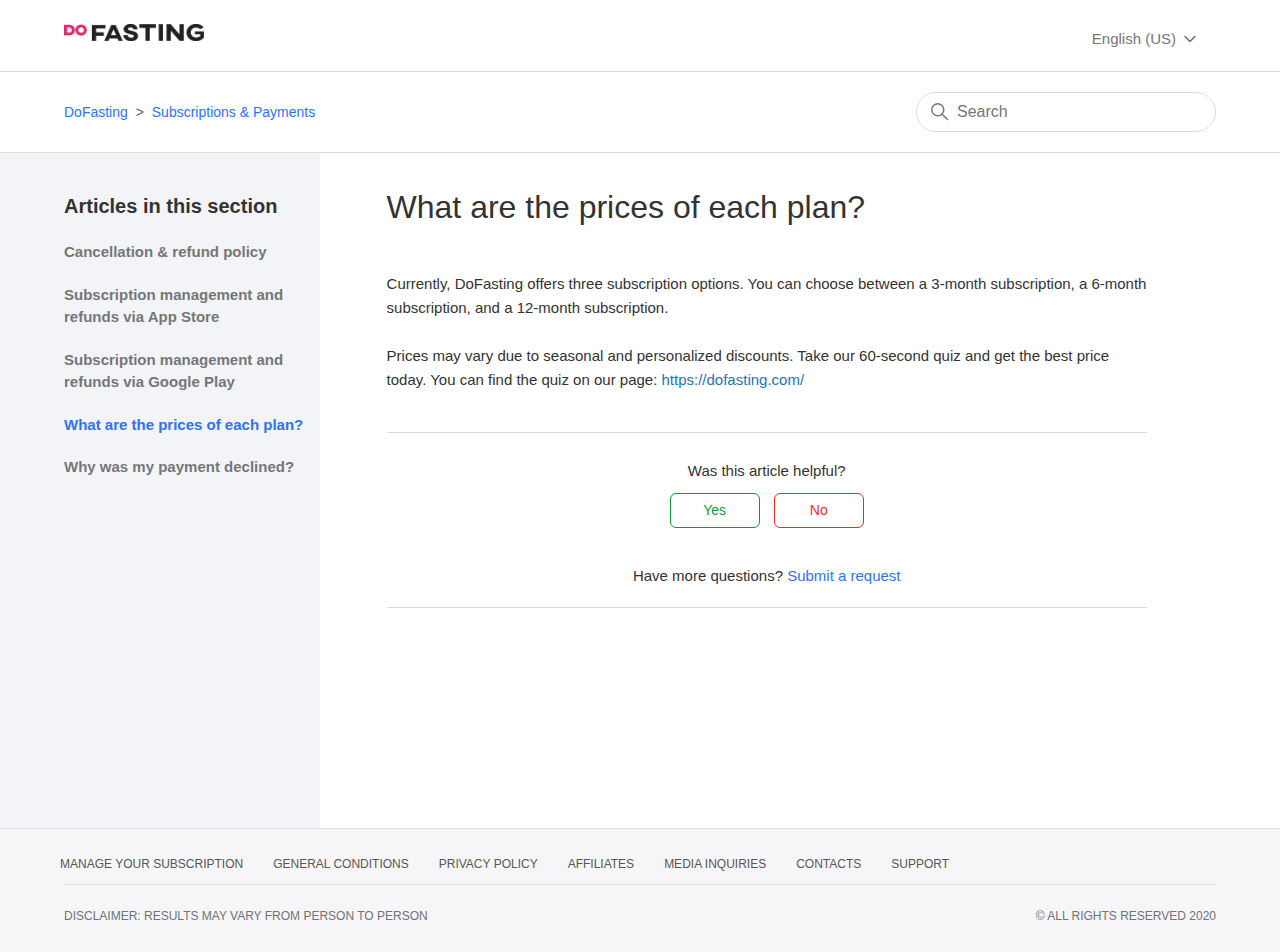
<file: DoFasting-Article/index.html>
<!DOCTYPE html>
<html dir="ltr" lang="en-US">
<head>
  <meta http-equiv="Content-Type" content="text/html; charset=UTF-8">
  <title>What are the prices of each plan? – DoFasting</title>
  <link rel="stylesheet" type="text/css" href="style.css">
  <meta content="width=device-width, initial-scale=1.0" name="viewport">
</head>
<body class="">
  <div class="header_container">
<header class="header">
  <div class="logo">
   <a href="#">
     	<img src="logo.png" alt="DoFasting">
	</a>
  </div>
  
  <div class="footer-language-selector">
        <div class="dropdown language-selector">
          <button class="dropdown-toggle" aria-haspopup="true">English (US)
            <svg xmlns="http://www.w3.org/2000/svg" width="20" height="20" focusable="false" viewBox="0 0 12 12" aria-hidden="true" class="collapsible-sidebar-toggle-icon chevron-icon">
              <path fill="none" stroke="currentColor" stroke-linecap="round" d="M3 4.5l2.6 2.6c.2.2.5.2.7 0L9 4.5"></path>
            </svg>
          </button>
          <span class="dropdown-menu dropdown-menu-end" role="menu">
              <a href="#" dir="ltr" rel="nofollow" role="menuitem">
                Deutsch
              </a>
              <a href="#" dir="ltr" rel="nofollow" role="menuitem">
                Español
              </a>
              <a href="#" dir="ltr" rel="nofollow" role="menuitem">
                Français
              </a>
              <a href="#" dir="ltr" rel="nofollow" role="menuitem">
                Italiano
              </a>
              <a href="#" dir="ltr" rel="nofollow" role="menuitem">
                Nederlands
              </a>
          </span>
        </div>
      
    </div>
</header>
</div>
  <main role="main">
    <div class="container-divider-top"></div>
<div class="container">
  <nav class="sub-nav">
    <ol class="breadcrumbs"> 
    <li title="DoFasting">
        <a href="#">DoFasting</a> 
    </li>
    <li title="Subscriptions &amp; Payments">
        <a href="#">Subscriptions &amp; Payments</a>
    </li>
</ol>
    <div class="search-container">
      <svg xmlns="http://www.w3.org/2000/svg" width="12" height="12" focusable="false" viewBox="0 0 12 12" class="search-icon">
        <circle cx="4.5" cy="4.5" r="4" fill="none" stroke="currentColor"></circle>
        <path stroke="currentColor" stroke-linecap="round" d="M11 11L7.5 7.5"></path>
      </svg>
      <form role="search" class="search" data-search="" action="#" accept-charset="UTF-8" method="get"><input name="utf8" type="hidden" value="✓"><input type="search" name="query" id="query" placeholder="Search" aria-label="Search"></form>
    </div>
  </nav>
<div class="container-divider-bottom"></div>

<div class="article-container-left-background">
  <div class="article-container" id="article-container">
    <aside class="article-sidebar" aria-labelledby="section-articles-title">
      
        <div class="collapsible-sidebar">
          <button type="button" class="collapsible-sidebar-toggle" aria-labelledby="section-articles-title" aria-expanded="false">
            <svg xmlns="http://www.w3.org/2000/svg" width="20" height="20" focusable="false" viewBox="0 0 12 12" aria-hidden="true" class="collapsible-sidebar-toggle-icon chevron-icon">
              <path fill="none" stroke="currentColor" stroke-linecap="round" d="M3 4.5l2.6 2.6c.2.2.5.2.7 0L9 4.5"></path>
            </svg>
            <svg xmlns="http://www.w3.org/2000/svg" width="20" height="20" focusable="false" viewBox="0 0 12 12" aria-hidden="true" class="collapsible-sidebar-toggle-icon x-icon article-return-to-down-icon ">
             <path fill="none" stroke="currentColor" stroke-linecap="round" d="M3 4.5l2.6 2.6c.2.2.5.2.7 0L9 4.5"></path>
            </svg>
          </button>
          <span id="section-articles-title" class="collapsible-sidebar-title sidenav-title">
            Articles in this section
          </span>
          <div class="collapsible-sidebar-body">
            <ul>
              
                <li>
                  <a href="#" class="sidenav-item ">Cancellation &amp; refund policy</a>
                </li>
              
                <li>
                  <a href="#" class="sidenav-item ">Subscription management and refunds via App Store</a>
                </li>
              
                <li>
                  <a href="#" class="sidenav-item ">Subscription management and refunds via Google Play</a>
                </li>
              
                <li>
                  <a href="#" class="sidenav-item current-article">What are the prices of each plan?</a>
                </li>
              
                <li>
                  <a href="#" class="sidenav-item ">Why was my payment declined?</a>
                </li>
              
            </ul>
            
          </div>
        </div>
      
    </aside>

    <article id="main-content" class="article">
      <header class="article-header">
        <h1 title="What are the prices of each plan?" class="article-title">
          What are the prices of each plan?
        </h1>
      </header>

      <section class="article-info">
        <div class="article-content">
          <div class="article-body"><p><span>Currently, DoFasting offers three subscription options. You can choose between a 3-month subscription, a 6-month subscription, and a 12-month subscription.<br><br>Prices may vary due to seasonal and personalized discounts. Take our 60-second quiz and get the best price today. You can find the quiz on our page: <a href="#" target="_blank" rel="noopener">https://dofasting.com/</a></span></p></div>

          <div class="article-attachments">
            <ul class="attachments">
              
            </ul>
          </div>
        </div>
      </section>

      <footer>
        <div class="article-footer">
          
          
        </div>
        
          <div class="article-votes">
            <span class="article-votes-question" id="article-votes-label">Was this article helpful?</span>
            <div class="article-votes-controls" role="group" aria-labelledby="article-votes-label">
              <button type="button" class="button article-vote article-vote-up" aria-label="This article was helpful" aria-pressed="false">Yes</button>
              <button type="button" class="button article-vote article-vote-down" aria-label="This article was not helpful" aria-pressed="false">No</button>
            </div>
          </div>

        <div class="article-more-questions">
          Have more questions? <a href="#">Submit a request</a>
        </div>
        <div class="article-return-to-top">
          <a href="#">
            Return to top
            <svg xmlns="http://www.w3.org/2000/svg" class="article-return-to-top-icon" width="20" height="20" focusable="false" viewBox="0 0 12 12" aria-hidden="true">
              <path fill="none" stroke="currentColor" stroke-linecap="round" d="M3 4.5l2.6 2.6c.2.2.5.2.7 0L9 4.5"></path>
            </svg>
          </a>
        </div>
      </footer>

      <div class="article-relatives">
        
        
      </div>
      
    </article>
  </div>
</div>
</div>

  </main>

  <footer class="footer">
  <div class="footer-main">
  	<div class="footer-inner">

    <ul class="footer-link-container">
        <li class="footer-link">
          <a href="#">Manage Your Subscription</a>
        </li> 
        <li class="footer-link">
					<a href="#">General Conditions</a>  
        </li> 
        <li class="footer-link">
          <a href="#">Privacy Policy</a>
        </li>
        <li class="footer-link">
          </a><a href="#">Affiliates</a>
        </li> 
        <li class="footer-link">
          <a href="#">Media Inquiries</a>
        </li> 
        <li class="footer-link">
          <a href="#">Contacts</a>
        </li> 
        <li class="footer-link">
          <a href="#">Support</a>
        </li>
      </ul> 
      <div class="footer-social-container">
        <a href="#" target="_blank" class="ig"></a> 
        <a href="#" target="_blank" class="fb"></a> 
        <a href="#" target="_blank" class="twitter"></a>
      </div>
    </div>
  </div>
  <div class="footer-disclaimer">
    <div class="footer-inner">
      <p>Disclaimer: Results May Vary From Person To Person</p>
      <p>© All Rights Reserved 2020</p>
    </div>
  </div>
</footer>
</body></html>
</file>
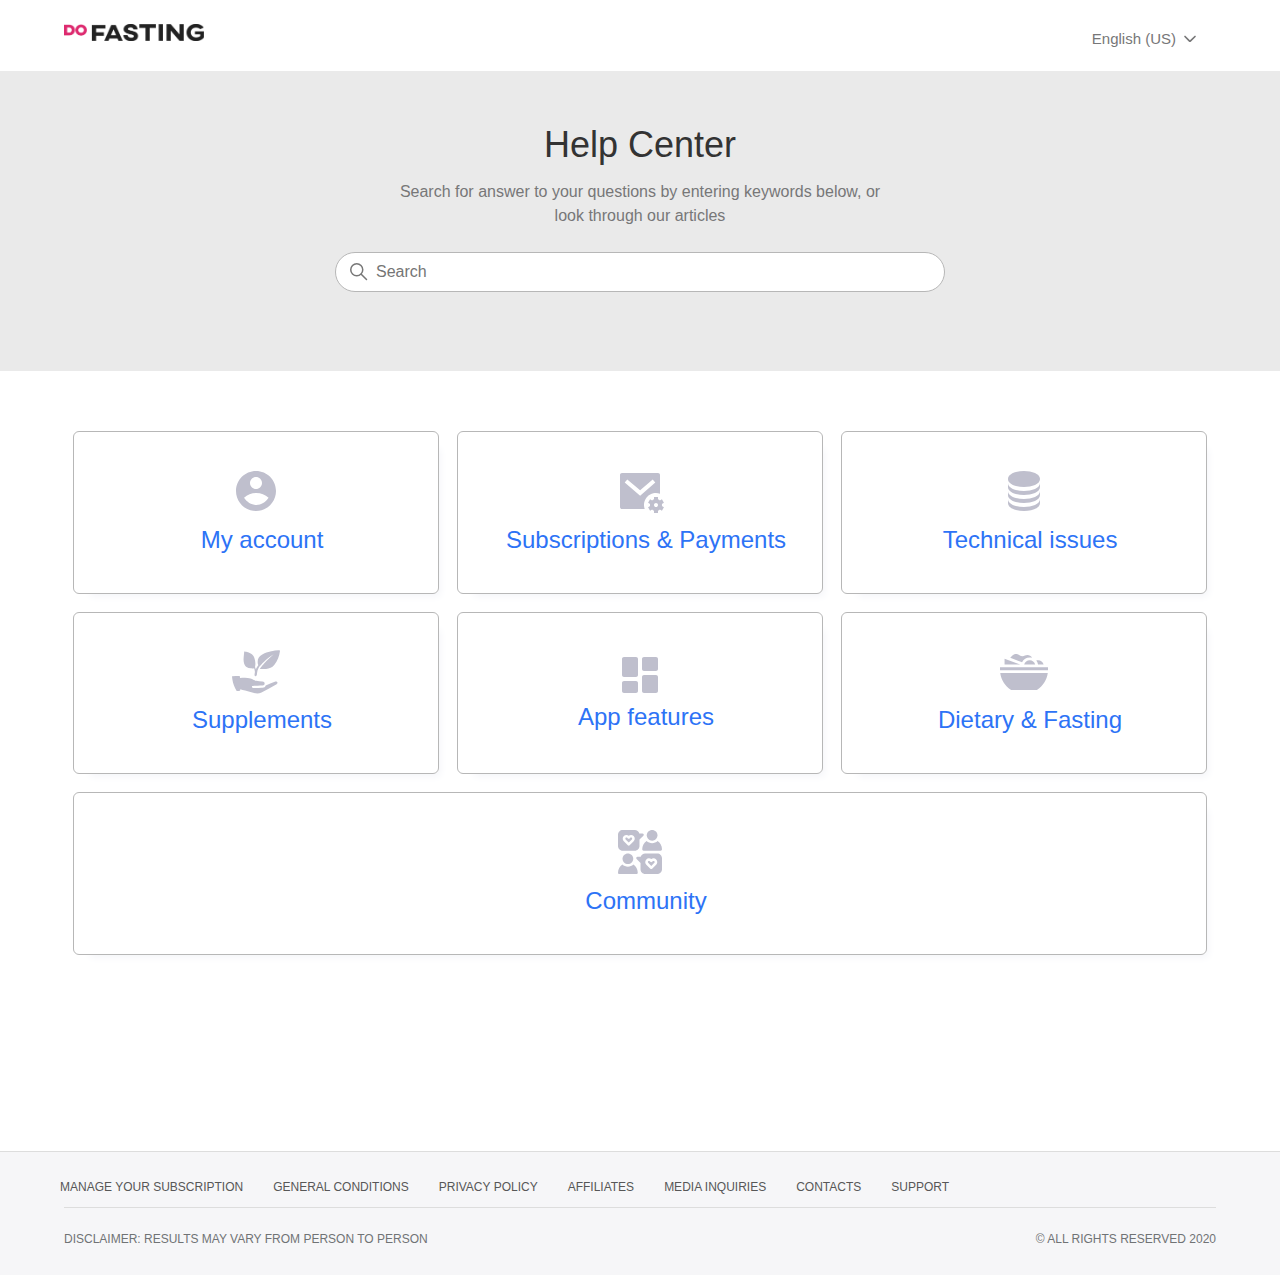
<file: DoFasting-HelpCenter/index.html>
<!DOCTYPE html>
<html>
<head>
  <meta http-equiv="Content-Type" content="text/html; charset=UTF-8">
  <title>DoFasting</title>
  <link rel="stylesheet" type="text/css" href="style.css">
  <meta content="width=device-width, initial-scale=1.0" name="viewport">
</head>
<body>
<header class="header">
  <div class="logo">
   <a href="#"><img src="logo.png" alt="DoFasting"></a>
  </div>
          <button class="dropdown-toggle">English (US)
            <svg xmlns="http://www.w3.org/2000/svg" width="20" height="20" focusable="false" viewBox="0 0 12 12" class="collapsible-sidebar-toggle-icon chevron-icon">
              <path fill="none" stroke="currentColor" stroke-linecap="round" d="M3 4.5l2.6 2.6c.2.2.5.2.7 0L9 4.5"></path>
            </svg>
          </button>
</header>
  <main role="main">
    <h1 class="visibility-hidden">DoFasting</h1>
    <section id="main-content" class="section hero">
      <div class="hero-inner">
        <h2 class="visibility-hidden">Search</h2>
        <svg xmlns="http://www.w3.org/2000/svg" width="12" height="12" focusable="false" viewBox="0 0 12 12" class="search-icon">
          <circle cx="4.5" cy="4.5" r="4" fill="none" stroke="currentColor"></circle>
          <path stroke="currentColor" stroke-linecap="round" d="M11 11L7.5 7.5"></path>
        </svg>
        <form role="search" class="search search-full" data-search="" data-instant="true" autocomplete="off" action="#" accept-charset="UTF-8" method="get"><input name="utf8" type="hidden" value="✓"><input type="search" name="query" id="query" placeholder="Search" autocomplete="off"></form>
      </div>
      <div class="hero-title">
        <h1>
          Help Center
        </h1>
    		<p>
          Search for answer to your questions by entering keywords below, or look through our articles
        </p>
      </div> 
    </section>
    <div class="container">
      <section class="section knowledge-base">
        <h2 class="visibility-hidden">Categories</h2>
        <section class="categories blocks">
          <ul class="blocks-list">
                  <li class="blocks-item">
                    <a href="#" class="blocks-item-link">
                      <span class="blocks-item-title">
                        My account
                      </span>
                      <span class="blocks-item-description"></span>
                    </a>
                  </li>
                
                  <li class="blocks-item">
                    <a href="#" class="blocks-item-link">
                      <span class="blocks-item-title">
                        Subscriptions &amp; Payments
                      </span>
                      <span class="blocks-item-description"></span>
                    </a>
                  </li>
                
                  <li class="blocks-item">
                    <a href="#" class="blocks-item-link">
                      <span class="blocks-item-title">
                        Technical issues
                      </span>
                      <span class="blocks-item-description"></span>
                    </a>
                  </li>
                
                  <li class="blocks-item">
                    <a href="#" class="blocks-item-link">
                      <span class="blocks-item-title">
                        Supplements
                      </span>
                      <span class="blocks-item-description"></span>
                    </a>
                  </li>
                
                  <li class="blocks-item">
                    <a href="#" class="blocks-item-link">
                      <span class="blocks-item-title">
                        App features
                      </span>
                      <span class="blocks-item-description"></span>
                    </a>
                  </li>
                
                  <li class="blocks-item">
                    <a href="#" class="blocks-item-link">
                      <span class="blocks-item-title">
                        Dietary &amp; Fasting
                      </span>
                      <span class="blocks-item-description"></span>
                    </a>
                  </li>
                
                  <li class="blocks-item">
                    <a href="#" class="blocks-item-link">
                      <span class="blocks-item-title">
                        Community
                      </span>
                      <span class="blocks-item-description"></span>
                    </a>
                  </li>
          </ul>
        </section>
      </section>
    </div>
  </main>
<footer class="footer">
  <div class="footer-main">
  	<div class="footer-inner">
    <ul class="footer-link-container">
        <li class="footer-link">
          <a href="#">Manage Your Subscription</a>
        </li> 
        <li class="footer-link">
					<a href="#">General Conditions</a>  
        </li> 
        <li class="footer-link">
         <a href="#">Privacy Policy</a>
        </li>
        <li class="footer-link">
          <a href="#">Affiliates</a>
        </li> 
        <li class="footer-link">
          <a href="#">Media Inquiries</a>
        </li> 
        <li class="footer-link">
          <a href="#">Contacts</a>
        </li> 
        <li class="footer-link">
          <a href="#">Support</a>
        </li>
      </ul> 
      <div class="footer-social-container">
        <a href="#" target="_blank" class="ig"></a> 
        <a href="#" target="_blank" class="fb"></a> 
        <a href="#" target="_blank" class="twitter"></a>
      </div>
    </div>
  </div>
  <div class="footer-disclaimer">
    <div class="footer-inner">
      <p>Disclaimer: Results May Vary From Person To Person</p>
      <p>© All Rights Reserved 2020</p>
    </div>
</footer>
</body>
</html>
</file>
<file: DoFasting-Article/style.css>
form@charset "UTF-8";

html {
  line-height: 1.15;
  -webkit-text-size-adjust: 100%;
}

body {
  margin: 0;
  font-size: 16px;
}

html body,
body a, 
body p,
body h1,
body h2,
body h3,
body h4,
body h5,
body h6,
body input,
body button {
  font-family: Rubik,sans-serif;
}

main {
  display: block;
}

h1 {
  font-size: 2em;
  margin: 0.67em 0;
}

hr {
  box-sizing: content-box;
  height: 0;
  overflow: visible;
}

pre {
  font-family: monospace, monospace;
  font-size: 1em;
}

a {
  background-color: transparent;
}

abbr[title] {
  border-bottom: none;
  text-decoration: underline;
  text-decoration: underline dotted;
}

b,
strong {
  font-weight: bolder;
}

code,
kbd,
samp {
  font-family: monospace, monospace;
  font-size: 1em;
}

small {
  font-size: 80%;
}

sub,
sup {
  font-size: 75%;
  line-height: 0;
  position: relative;
  vertical-align: baseline;
}

sub {
  bottom: -0.25em;
}

sup {
  top: -0.5em;
}

img {
  border-style: none;
}

button,
input,
optgroup,
select,
textarea {
  font-family: inherit;
  font-size: 100%;
  line-height: 1.15;
  margin: 0;
}

button,
input {
  overflow: visible;
}

button,
select {
  text-transform: none;
}

button,
[type="button"],
[type="reset"],
[type="submit"] {
  -webkit-appearance: button;
}

button::-moz-focus-inner,
[type="button"]::-moz-focus-inner,
[type="reset"]::-moz-focus-inner,
[type="submit"]::-moz-focus-inner {
  border-style: none;
  padding: 0;
}

button:-moz-focusring,
[type="button"]:-moz-focusring,
[type="reset"]:-moz-focusring,
[type="submit"]:-moz-focusring {
  outline: 1px dotted ButtonText;
}

fieldset {
  padding: 0.35em 0.75em 0.625em;
}

legend {
  box-sizing: border-box;
  color: inherit;
  display: table;
  max-width: 100%;
  padding: 0;
  white-space: normal;
}

progress {
  vertical-align: baseline;
}

textarea {
  overflow: auto;
}

[type="checkbox"],
[type="radio"] {
  box-sizing: border-box;
  padding: 0;
}

[type="number"]::-webkit-inner-spin-button,
[type="number"]::-webkit-outer-spin-button {
  height: auto;
}

[type="search"] {
  -webkit-appearance: textfield;
  outline-offset: -2px;
}

[type="search"]::-webkit-search-decoration {
  -webkit-appearance: none;
}

::-webkit-file-upload-button {
  -webkit-appearance: button;
  font: inherit;
}

details {
  display: block;
}

summary {
  display: list-item;
}

template {
  display: none;
}

[hidden] {
  display: none;
}

/***** Base *****/
* {
  box-sizing: border-box;
}

body {
  background-color: #FFFFFF;
  color: #333333;
  font-family: -apple-system, BlinkMacSystemFont, 'Segoe UI', Helvetica, Arial, sans-serif;
  font-size: 15px;
  font-weight: 400;
  line-height: 1.5;
  -webkit-font-smoothing: antialiased;
}

@media (min-width: 1024px) {
  body > main {
    min-height: 70vh;
  }
}

h1, h2, h3, h4, h5, h6 {
  font-family: -apple-system, BlinkMacSystemFont, 'Segoe UI', Helvetica, Arial, sans-serif;
  font-weight: 400;
  margin-top: 0;
}

h1 {
  font-size: 32px;
}

h2 {
  font-size: 22px;
}

h3 {
  font-size: 18px;
  font-weight: 600;
}

h4 {
  font-size: 16px;
}

a {
  color: #1F73B7;
  text-decoration: none;
}

a:hover, a:active, a:focus {
  text-decoration: underline;
}

input,
textarea {
  color: #000;
  font-size: 14px;
}

input {
  font-weight: 300;
  max-width: 100%;
  box-sizing: border-box;
  transition: border .12s ease-in-out;
}

input:not([type="checkbox"]) {
  outline: none;
}

input:not([type="checkbox"]):focus {
  border: 1px solid rgba(45, 115, 246, 1);
}

input[disabled] {
  background-color: #ddd;
}

select {
  -webkit-appearance: none;
  -moz-appearance: none;
  background: url("data:image/svg+xml,%3C%3Fxml version='1.0' encoding='UTF-8'%3F%3E%3Csvg xmlns='http://www.w3.org/2000/svg' width='10' height='6' viewBox='0 0 10 6'%3E%3Cpath fill='%23CCC' d='M0 0h10L5 6 0 0z'/%3E%3C/svg%3E%0A") no-repeat #fff;
  background-position: right 10px center;
  border: 1px solid #ddd;
  border-radius: 4px;
  padding: 8px 30px 8px 10px;
  outline: none;
  color: #555;
  width: 100%;
}

select:focus {
  border: 1px solid rgba(45, 115, 246, 1);
}

select::-ms-expand {
  display: none;
}

textarea {
  border: 1px solid #ddd;
  border-radius: 2px;
  resize: vertical;
  width: 100%;
  outline: none;
  padding: 10px;
}

textarea:focus {
  border: 1px solid rgba(45, 115, 246, 1);
}

.container {
/*   max-width: 1160px; */
  margin: 0 auto;
/*   border: 1px solid violet; */
    min-height: 70vh;
}

@media (min-width: 1160px) {
  .container {
    padding: 0;
/*     width: 90%; */
  }
}

@media (min-height: 600px) {
  .container {
     min-height: 80vh;
  }
}



.container-divider-top {
  border-top: 1px solid #ddd;
  margin-bottom: 20px;
}

.container-divider-bottom {
  border-bottom: 1px solid #ddd;
  margin-top: 20px;
}

ul {
  list-style: none;
  margin: 0;
  padding: 0;
  width: 100%;
}

.error-page {
  max-width: 1160px;
  margin: 0 auto;
  padding: 0 5%;
}

@media (min-width: 1160px) {
  .error-page {
    padding: 0;
    width: 90%;
  }
}

.visibility-hidden {
  border: 0;
  clip: rect(0 0 0 0);
  -webkit-clip-path: inset(50%);
  clip-path: inset(50%);
  height: 1px;
  margin: -1px;
  overflow: hidden;
  padding: 0;
  position: absolute;
  width: 1px;
  white-space: nowrap;
}

/***** Buttons *****/
.button, .split-button button, .section-subscribe button, .article-subscribe button, .community-follow button, .requests-table-toolbar .organization-subscribe button, .subscriptions-subscribe button, .pagination-next-link, .pagination-prev-link, .pagination-first-link, .pagination-last-link {
  background-color: transparent;
  border: 1px solid #027AFF;
  border-radius: 6px;
  color: rgba(45, 115, 246, 1);
  cursor: pointer;
  display: inline-block;
  font-size: 14px;
  line-height: 2.34;
  margin: 0;
  padding: 0 20px;
  text-align: center;
  transition: background-color .12s ease-in-out, border-color .12s ease-in-out, color .15s ease-in-out;
  user-select: none;
  white-space: nowrap;
  width: 100%;
  -webkit-touch-callout: none;
}

.article-vote-up {
  border: 1px solid #0E9B3F;
  color: #0E9B3F;
}

.article-vote-down {
  border: 1px solid #E92E25;
  color: #E92E25;
}

.button.article-vote-up:hover {
  background-color: #0E9B3F;
  color: #fff;
}

.button.article-vote-down:hover {
  background-color: #E92E25;
  color: #fff;
}

@media (min-width: 768px) {
  .button, .split-button button, .section-subscribe button, .article-subscribe button, .community-follow button, .requests-table-toolbar .organization-subscribe button, .subscriptions-subscribe button, .pagination-next-link, .pagination-prev-link, .pagination-first-link, .pagination-last-link {
    width: auto;
  }
}

.button:hover, .split-button button:hover, .section-subscribe button:hover, .article-subscribe button:hover, .community-follow button:hover, .requests-table-toolbar .organization-subscribe button:hover, .subscriptions-subscribe button:hover, .pagination-next-link:hover, .pagination-prev-link:hover, .pagination-first-link:hover, .pagination-last-link:hover, .button:active, .split-button button:active, .section-subscribe button:active, .article-subscribe button:active, .community-follow button:active, .requests-table-toolbar .organization-subscribe button:active, .subscriptions-subscribe button:active, .pagination-next-link:active, .pagination-prev-link:active, .pagination-first-link:active, .pagination-last-link:active, .button:focus, .split-button button:focus, .section-subscribe button:focus, .article-subscribe button:focus, .community-follow button:focus, .requests-table-toolbar .organization-subscribe button:focus, .subscriptions-subscribe button:focus, .pagination-next-link:focus, .pagination-prev-link:focus, .pagination-first-link:focus, .pagination-last-link:focus, .button.button-primary, .split-button button.button-primary, .section-subscribe button.button-primary, .section-subscribe button[data-selected="true"], .article-subscribe button.button-primary, .article-subscribe button[data-selected="true"], .community-follow button.button-primary, .requests-table-toolbar .organization-subscribe button.button-primary, .requests-table-toolbar .organization-subscribe button[data-selected="true"], .subscriptions-subscribe button.button-primary, .subscriptions-subscribe button[data-selected="true"], .button-primary.pagination-next-link, .button-primary.pagination-prev-link, .button-primary.pagination-first-link, .button-primary.pagination-last-link {
/*   background-color: rgba(45, 115, 246, 1);
  color: #FFFFFF; */
  text-decoration: none;
  color: #fff;
  background-color: rgba(45, 115, 246, 1);
}

.button.button-primary:hover, .split-button button:hover, .section-subscribe button.button-primary:hover, .section-subscribe button[data-selected="true"]:hover, .article-subscribe button.button-primary:hover, .article-subscribe button[data-selected="true"]:hover, .community-follow button.button-primary:hover, .requests-table-toolbar .organization-subscribe button.button-primary:hover, .requests-table-toolbar .organization-subscribe button[data-selected="true"]:hover, .subscriptions-subscribe button.button-primary:hover, .subscriptions-subscribe button[data-selected="true"]:hover, .button-primary.pagination-next-link:hover, .button-primary.pagination-prev-link:hover, .button-primary.pagination-first-link:hover, .button-primary.pagination-last-link:hover, .button.button-primary:focus, .split-button button.button-primary:focus, .section-subscribe button.button-primary:focus, .section-subscribe button[data-selected="true"]:focus, .article-subscribe button.button-primary:focus, .article-subscribe button[data-selected="true"]:focus, .community-follow button.button-primary:focus, .requests-table-toolbar .organization-subscribe button.button-primary:focus, .requests-table-toolbar .organization-subscribe button[data-selected="true"]:focus, .subscriptions-subscribe button.button-primary:focus, .subscriptions-subscribe button[data-selected="true"]:focus, .button-primary.pagination-next-link:focus, .button-primary.pagination-prev-link:focus, .button-primary.pagination-first-link:focus, .button-primary.pagination-last-link:focus, .button.button-primary:active, .split-button button.button-primary:active, .section-subscribe button.button-primary:active, .section-subscribe button[data-selected="true"]:active, .article-subscribe button.button-primary:active, .article-subscribe button[data-selected="true"]:active, .community-follow button.button-primary:active, .requests-table-toolbar .organization-subscribe button.button-primary:active, .requests-table-toolbar .organization-subscribe button[data-selected="true"]:active, .subscriptions-subscribe button.button-primary:active, .subscriptions-subscribe button[data-selected="true"]:active, .button-primary.pagination-next-link:active, .button-primary.pagination-prev-link:active, .button-primary.pagination-first-link:active, .button-primary.pagination-last-link:active {
  background-color: #0844b5;
  border-color: #0844b5;
}

.button[data-disabled], .split-button button[data-disabled], .section-subscribe button[data-disabled], .article-subscribe button[data-disabled], .community-follow button[data-disabled], .requests-table-toolbar .organization-subscribe button[data-disabled], .subscriptions-subscribe button[data-disabled], [data-disabled].pagination-next-link, [data-disabled].pagination-prev-link, [data-disabled].pagination-first-link, [data-disabled].pagination-last-link {
  cursor: default;
}

.button-large, input[type="submit"] {
  cursor: pointer;
  background-color: rgba(45, 115, 246, 1);
  border: 0;
  border-radius: 4px;
  color: #FFFFFF;
  font-size: 14px;
  font-weight: 400;
  line-height: 2.72;
  min-width: 190px;
  padding: 0 1.9286em;
  width: 100%;
}

@media (min-width: 768px) {
  .button-large, input[type="submit"] {
    width: auto;
  }
}

.button-large:hover, .button-large:active, .button-large:focus, input[type="submit"]:hover, input[type="submit"]:active, input[type="submit"]:focus {
  background-color: #0844b5;
}

.button-large[disabled], input[type="submit"][disabled] {
  background-color: #ddd;
}

.button-secondary {
  color: #666;
  border: 1px solid #ddd;
  background-color: transparent;
}

.button-secondary:hover, .button-secondary:focus, .button-secondary:active {
  color: #333333;
  border: 1px solid #ddd;
  background-color: #f7f7f7;
}

/***** Split button *****/
.split-button {
  display: flex;
}

.split-button button {
  background-color: rgba(45, 115, 246, 1);
  border: 0;
  color: #FFFFFF;
  height: 32px;
  line-height: 16px;
  outline-color: rgba(45, 115, 246, 1);
}

[dir="rtl"] .split-button button:not(:only-child):first-child {
  border-left: 1px solid #FFFFFF;
  border-top-left-radius: unset;
  border-bottom-left-radius: unset;
}

[dir="ltr"] .split-button button:not(:only-child):first-child {
  border-right: 1px solid #FFFFFF;
  border-top-right-radius: unset;
  border-bottom-right-radius: unset;
}

.split-button button:not(:only-child):last-child {
  display: flex;
  justify-content: center;
  align-items: center;
  width: 26px;
  min-width: 26px;
  max-width: 26px;
  padding: 0;
}

[dir="rtl"] .split-button button:not(:only-child):last-child {
  border-top-right-radius: unset;
  border-bottom-right-radius: unset;
}

[dir="ltr"] .split-button button:not(:only-child):last-child {
  border-top-left-radius: unset;
  border-bottom-left-radius: unset;
}

/***** Tables *****/
.table {
  width: 100%;
  table-layout: fixed;
  border-collapse: collapse;
  border-spacing: 0;
}

@media (min-width: 768px) {
  .table {
    table-layout: auto;
  }
}

.table th,
.table th a {
  color: #666;
  font-size: 13px;
  font-weight: 300;
  text-align: left;
}

[dir="rtl"] .table th, [dir="rtl"]
.table th a {
  text-align: right;
}

.table tr {
  border-bottom: 1px solid #ddd;
  display: block;
  padding: 20px 0;
}

@media (min-width: 768px) {
  .table tr {
    display: table-row;
  }
}

.table td {
  display: block;
}

@media (min-width: 768px) {
  .table td {
    display: table-cell;
  }
}

@media (min-width: 1024px) {
  .table td, .table th {
    padding: 20px 30px;
  }
}

@media (min-width: 768px) {
  .table td, .table th {
    padding: 10px 20px;
    height: 60px;
  }
}

/***** Forms *****/

body > main > div.container > h1 {
  padding: 20px 5% 0 5%;
}

@media (min-width: 768px) {
  body > main > div.container > h1 {
    padding: 0;
  	max-width: 650px;
		margin: 0 auto;
	}
} 

.form {
  max-width: 650px;
  margin: 0 auto;
  padding: 0 5% 0 5%;
}

@media (min-width: 768px) {
  .form {
    padding: 0;
  }
}

.request-form {
  margin-bottom: 80px;
}

.form-field ~ .form-field {
  margin-top: 25px;
}

.form-field label {
  display: block;
  font-size: 13px;
  margin-bottom: 5px;
}

.form-field input {
  border: 1px solid #ddd;
  border-radius: 4px;
  padding: 10px;
  width: 100%;
}

.form-field input:focus {
  border: 1px solid rgba(45, 115, 246, 1);
}

.form-field input[type="text"] {
  border: 1px solid #ddd;
  border-radius: 4px;
}

.form-field input[type="text"]:focus {
  border: 1px solid rgba(45, 115, 246, 1);
}

.form-field input[type="checkbox"] {
  width: auto;
}

.form-field .nesty-input {
  border-radius: 4px;
  height: 40px;
  line-height: 40px;
  outline: none;
  vertical-align: middle;
}

.form-field .nesty-input:focus {
  border: 1px solid rgba(45, 115, 246, 1);
  text-decoration: none;
}

.form-field .hc-multiselect-toggle:focus {
  outline: none;
  border: 1px solid rgba(45, 115, 246, 1);
  text-decoration: none;
}

.form-field textarea {
  vertical-align: middle;
}

.form-field input[type="checkbox"] + label {
  margin: 0 0 0 10px;
}

.form-field .optional {
  color: #666;
  margin-left: 4px;
}

.form-field p {
  color: #666;
  font-size: 12px;
  margin: 5px 0;
}

.form footer {
  margin-top: 40px;
  padding-top: 30px;
}

.footer a {
  font-size: 12px;
}

.form footer a {
  color: #666;
  cursor: pointer;
  margin-right: 15px;
}

.form .suggestion-list {
  font-size: 13px;
  margin-top: 30px;
}

.form .suggestion-list label {
  border-bottom: 1px solid #ddd;
  display: block;
  padding-bottom: 5px;
}

.form .suggestion-list li {
  padding: 10px 0;
}

.form .suggestion-list li a:visited {
  color: #103c60;
}


/***** Header *****/

.header_container {
/*   background: linear-gradient(to top, #84acf9 -120%, #ffffff 40%); */
}
.header {
  max-width: 1160px;
  margin: 0 auto;
  padding: 0 5%;
  position: relative;
  align-items: center;
  display: flex;
  height: 71px;
  justify-content: space-between;
}

@media (min-width: 1160px) {
  .header {
    padding: 0;
    width: 90%;
  }
}

.logo img {
  width: 125px;
}

.user-nav {
  display: inline-block;
  position: absolute;
  white-space: nowrap;
}

@media (min-width: 768px) {
  .user-nav {
    position: relative;
  }
  
  .logo img {
  	width: 140px;
	}
}

.user-nav[aria-expanded="true"] {
  background-color: #fff;
  box-shadow: 0 0 4px 0 rgba(0, 0, 0, 0.15), 0 4px 10px 0 rgba(0, 0, 0, 0.1);
  border: solid 1px #ddd;
  right: 0;
  left: 0;
  top: 71px;
  z-index: 1;
}

.user-nav[aria-expanded="true"] > a {
  display: block;
  margin: 20px;
}

.nav-wrapper a {
  border: 0;
  color: #1F73B7;
  display: none;
  font-size: 14px;
  padding: 0 20px 0 0;
  width: auto;
}

@media (min-width: 768px) {
  .nav-wrapper a {
    display: inline-block;
  }
}

[dir="rtl"] .nav-wrapper a {
  padding: 0 0 0 20px;
}

.nav-wrapper a:hover, .nav-wrapper a:focus, .nav-wrapper a:active {
  background-color: transparent;
  color: #1F73B7;
  text-decoration: underline;
}

.nav-wrapper a.sign-in {
  display: inline-block;
}

@media (max-width: 768px) {
  .nav-wrapper .hide-on-mobile {
    border: 0;
    clip: rect(0 0 0 0);
    -webkit-clip-path: inset(50%);
    clip-path: inset(50%);
    height: 1px;
    margin: -1px;
    overflow: hidden;
    padding: 0;
    position: absolute;
    width: 1px;
    white-space: nowrap;
  }
}

.nav-wrapper .menu-button {
  background: none;
  border: 0;
  color: #1F73B7;
  display: inline-block;
  margin-right: 10px;
  padding: 0;
  width: auto;
}

@media (min-width: 768px) {
  .nav-wrapper .menu-button {
    display: none;
  }
}

.nav-wrapper .menu-button .icon-menu {
  vertical-align: middle;
  width: 13px;
  height: 13px;
}

[dir="rtl"] .nav-wrapper .menu-button {
  margin-left: 10px;
  margin-right: 0;
}

.nav-wrapper .menu-button:hover, .nav-wrapper .menu-button:focus, .nav-wrapper .menu-button:active {
  background-color: transparent;
  color: #1F73B7;
}

.skip-navigation {
  align-items: center;
  background-color: black;
  color: white;
  display: flex;
  font-size: 14px;
  justify-content: center;
  left: -999px;
  margin: 20px;
  padding: 20px;
  overflow: hidden;
  position: absolute;
  top: auto;
  z-index: -999;
}

[dir="rtl"] .skip-navigation {
  left: initial;
  right: -999px;
}

.skip-navigation:focus, .skip-navigation:active {
  left: auto;
  overflow: auto;
  text-align: center;
  text-decoration: none;
  top: auto;
  z-index: 999;
}

[dir="rtl"] .skip-navigation:focus, [dir="rtl"] .skip-navigation:active {
  left: initial;
  right: auto;
}

/***** User info in header *****/
.user-info {
  display: inline-block;
}

.user-info .dropdown-toggle::after {
  display: none;
}

@media (min-width: 768px) {
  .user-info .dropdown-toggle::after {
    display: inline-block;
  }
}

.user-info > button {
  border: 0;
  color: #1F73B7;
  min-width: 0;
  padding: 0;
  white-space: nowrap;
}

.user-info > button:hover, .user-info > button:focus {
  color: #1F73B7;
  background-color: transparent;
}

.user-info > button::after {
  color: #1F73B7;
  padding-right: 15px;
}

[dir="rtl"] .user-info > button::after {
  padding-left: 15px;
  padding-right: 0;
}

#user #user-name {
  display: none;
  font-size: 14px;
}

@media (min-width: 768px) {
  #user #user-name {
    display: inline-block;
  }
}

#user #user-name:hover {
  text-decoration: underline;
}

/***** User avatar *****/
.user-avatar {
  height: 25px;
  width: 25px;
  border-radius: 50%;
  display: inline-block;
  vertical-align: middle;
}

.avatar {
  display: inline-block;
  position: relative;
}

.avatar img {
  height: 40px;
  width: 40px;
}

.avatar .icon-agent {
  color: rgba(45, 115, 246, 1);
  border: 2px solid #fff;
  border-radius: 50%;
  bottom: -4px;
  background-color: #FFFFFF;
  font-size: 17px;
  height: 17px;
  line-height: 17px;
  position: absolute;
  right: -2px;
  text-align: center;
  width: 17px;
}

/***** Footer *****/
.footer {
  border-top: 1px solid #ddd;
  text-transform: uppercase;
  background-color: #F6F6F8;
  padding: 5px 0 15px 0;
}

.footer-main {
  padding: 20px 0 10px 0;
}

.footer-logo {
  padding-right: 20px;
  margin-right: auto;
  margin-bottom: 10px;
}

 .footer-logo img {
    -webkit-filter: grayscale(100%); /* Safari 6.0 - 9.0 */
    filter: grayscale(100%);
  }

@media (min-width: 980px) {
  .footer-logo {
    margin-bottom: 0;
    }
}

.footer-disclaimer {
  border-top: 1px solid #ddd;
  font-size: 12px;
  color: #707375;
  font-weight: 400;
  max-width: 1160px;
  margin: 0 auto;
  display:flex;
  justify-content: space-between;
  padding: 0 5%;
}

@media (min-width: 1160px) {
  .footer-disclaimer {
    padding: 10px 0 0 0;
    width: 90%;
  }
}

.footer a {
 color: #575757;
}

.footer-inner {
  max-width: 1160px;
  padding: 0 5%;
  margin: 0 auto;
}

@media (min-width: 898px) {
 .footer-inner  {
   display: flex;
   justify-content: space-between;
  }
}

@media (min-width: 898px) {
  .footer-link-container {
    font-size: 13px;
    display: flex;
    list-style: none;
  }
} 

.footer-link {
  padding: 0 0 20px 0;
}

.footer-social-container { 
  display: flex;
}

.ig, 
.fb, 
.twitter {
  width: 18px;
  background-size: contain;
}

.ig {
   background: transparent url(http://dofasting.com/assets/new/icons/instagram.svg) no-repeat 50%;
   margin-right: 20px;
}

.fb {
   background: transparent url(http://dofasting.com/assets/new/icons/facebook.svg) no-repeat 50%;
   margin-right: 20px;
}

.twitter {
   background: transparent url(http://dofasting.com/assets/new/icons/twitter.svg) no-repeat 50%;
}

@media (min-width: 898px) {
  .footer-link {
    padding: 0 30px 0 0;
  }
} 

@media (min-width: 1160px) {
  .footer-inner {
    padding: 0;
    width: 100%;
  }
}

.footer-language-selector {
  color: #666;
  display: inline-block;
  font-weight: 300;
}

/***** Breadcrumbs *****/
.breadcrumbs {
  margin: 0 0 15px 0;
  padding: 0;
}

@media (min-width: 768px) {
  .breadcrumbs {
    margin: 0;
  }
}

.breadcrumbs li {
  color: #666;
  display: inline;
  font-size: 14px;
  max-width: 450px;
  overflow: hidden;
  text-overflow: ellipsis;
}

.breadcrumbs li + li::before {
  content: ">";
  margin: 0 4px;
}

.breadcrumbs li a {
   color: rgba(45, 115, 246, 1);
}

.breadcrumbs li a:visited {
  color: rgba(45, 115, 246, 1);
}

/***** Search field *****/
.search {
  position: relative;
}

.search input[type="search"] {
  border: 1px solid #ddd;
  border-radius: 30px;
  box-sizing: border-box;
  color: #666;
  height: 40px;
  padding-left: 40px;
  padding-right: 20px;
  -webkit-appearance: none;
  width: 100%;
  font-size:16px;
}

[dir="rtl"] .search input[type="search"] {
  padding-right: 40px;
  padding-left: 20px;
}

.search input[type="search"]:focus {
  border: 1px solid rgba(45, 115, 246, 1);
  color: #555;
}

.search-full input[type="search"] {
  border: 1px solid #b7b7b7;
/*   box-shadow: 9px 10px 8px -8px rgba(243,244,248,1); */
}

.search-icon {
  position: relative;
  top: 50%;
  transform: translateY(-50%);
  position: absolute;
  left: 15px;
  z-index: 1;
  width: 18px;
  height: 18px;
  color: #777;
}

[dir="rtl"] .search-icon {
  right: 15px;
  left: auto;
}

.search-container {
  position: relative;
}

/***** Hero component *****/
.hero {
  background-color: #eaeaea;
/*   background-image: url(//theme.zdassets.com/theme_assets/2425748/a8e2e3194bbd1a29d3f5e5aca6aa0bcb57fc19fc.png); */
  background-position: center;
  background-size: cover;
  height: 300px;
  padding: 0 20px;
  text-align: center;
  width: 100%;
}

.hero-inner {
  position: relative;
  top: 72%;
  transform: translateY(-50%);
  max-width: 610px;
  margin: 0 auto;
}

.page-header {
  display: flex;
  flex-direction: column;
  flex-wrap: wrap;
  justify-content: space-between;
  margin: 20px 0 8px 0;
}

.hero-title {
  width: 100%;
  margin: 0 auto;

}

.hero-title h1 {
  margin: 17px 0 0 0;
  font-size: 24px;
  font-family: 'Rubik';
}

.hero-title p {
  color: #777778;
  font-size: 16px;
  margin-top: 8px;
}

@media (min-width: 768px) {
  .page-header {
    align-items: baseline;
    flex-direction: row;
    margin: 0;
  }

.page-header .section-subscribe {
  flex-shrink: 0;
  margin-bottom: 10px;
  }

  .hero-inner {
    top: 67%;
  }

  .hero-title h1 {
    margin: 7px 0 0 0;
  }
}

@media (min-width: 768px) {
  .page-header .section-subscribe {
    margin-bottom: 0;
  }
}

.page-header h1 {
  flex-grow: 1;
  margin-bottom: 10px;
}

.page-header-description {
  font-style: italic;
  font-weight: 300;
  margin: 0 0 30px 0;
  word-break: break-word;
}

@media (min-width: 1024px) {
  .page-header-description {
    flex-basis: 100%;
  }
  
  .hero-title {
  	width: 485px;
	}
  
  .hero-title h1 {
  	font-size: 36px;
	}

	.hero-title p {
  	font-size: 16px;
	}
}

.page-header .icon-lock {
  height: 20px;
  width: 20px;
  position: relative;
  left: -5px;
  vertical-align: baseline;
}

.sub-nav {
  display: flex;
  flex-direction: column;
  justify-content: space-between;
  margin-bottom: 7px;
  max-width: 1160px;
  margin: 0 auto;
	padding: 0 5% 0 5%;
}

@media (min-width: 768px) {
  .sub-nav {
    align-items: baseline;
    flex-direction: row;
  }
}

@media (min-width: 768px) {
  .sub-nav input[type="search"] {
    min-width: 300px;
  }
}

.sub-nav input[type="search"]::after {
  font-size: 15px;
}

/***** Blocks *****/
/* Used in Homepage#categories and Community#topics */
.blocks-list {
  display: flex;
  flex-wrap: wrap;
  justify-content: flex-start;
  list-style: none;
  padding: 0;
}


.blocks-item {
  border: 1px solid #b7b7b7;
  border-radius: 6px;
  box-sizing: border-box;
  display: flex;
  flex: 1 0 260px;
  margin: 0 0 18px;
  max-width: 100%;
  text-align: center;
  box-shadow: 9px 10px 8px -8px rgba(243,244,248,1);
}


@media (min-width: 593px) {
  .blocks-item {
    margin: 0 9px 18px;
  }
}

@media (min-width: 592px) {
  .blocks-item {
    flex: 1 0 280px;
  }
}

@media (min-width: 1005px) {
  .blocks-item {
    flex: 1 0 280px;
  }
}

@media (min-width: 1225px) {
  .blocks-item {
    flex: 1 0 280px;
  }
}


.blocks-item:hover, .blocks-item:focus, .blocks-item:active {
  background-color: rgba(45, 115, 246, 1);
  border-color: rgba(45, 115, 246, 1);
}

.blocks-item:hover *, .blocks-item:focus *, .blocks-item:active * {
  color: #FFFFFF;
  text-decoration: none;
}

.blocks-item-internal {
  background-color: transparent;
  border: 1px solid #ddd;
}

.blocks-item-internal .icon-lock {
  height: 15px;
  width: 15px;
  bottom: 5px;
  position: relative;
}

.blocks-item-internal a {
  color: #333333;
}

.blocks-item-link {
  color: rgba(45, 115, 246, 1);
  padding: 14px 12px;
  display: flex;
  align-items: center;
  border-radius: inherit;
  width: 100%;
}

.blocks-item a::before {
    line-height: 0;
}

@media (min-width: 768px) {
  .blocks-item a::before {
      line-height: 1.5;
  }
}

/* svg converted to css svg https://yoksel.github.io/url-encoder/ */

.blocks-item:nth-child(1) a::before {
  content: url("data:image/svg+xml,%3Csvg width='38' height='38' viewBox='0 0 38 38' fill='none' xmlns='http://www.w3.org/2000/svg'%3E%3Cpath d='M19 3.16666C27.74 3.16666 34.8333 10.26 34.8333 19C34.8333 27.74 27.74 34.8333 19 34.8333C10.26 34.8333 3.16663 27.74 3.16663 19C3.16663 10.26 10.26 3.16666 19 3.16666ZM9.53638 24.4087C11.8607 27.8762 15.3504 30.0833 19.2533 30.0833C23.1546 30.0833 26.6459 27.8777 28.9686 24.4087C26.3335 21.9459 22.86 20.5783 19.2533 20.5833C15.646 20.5779 12.1719 21.9456 9.53638 24.4087ZM19 17.4167C20.2597 17.4167 21.4679 16.9162 22.3587 16.0254C23.2495 15.1346 23.75 13.9264 23.75 12.6667C23.75 11.4069 23.2495 10.1987 22.3587 9.3079C21.4679 8.4171 20.2597 7.91666 19 7.91666C17.7402 7.91666 16.532 8.4171 15.6412 9.3079C14.7504 10.1987 14.25 11.4069 14.25 12.6667C14.25 13.9264 14.7504 15.1346 15.6412 16.0254C16.532 16.9162 17.7402 17.4167 19 17.4167Z' fill='%23BFBFCD'/%3E%3C/svg%3E ");
}

.blocks-item:nth-child(1) a:hover::before {
  content: url("data:image/svg+xml,%3Csvg width='38' height='38' viewBox='0 0 38 38' fill='none' xmlns='http://www.w3.org/2000/svg'%3E%3Cpath d='M19 3.16666C27.74 3.16666 34.8334 10.26 34.8334 19C34.8334 27.74 27.74 34.8333 19 34.8333C10.26 34.8333 3.16669 27.74 3.16669 19C3.16669 10.26 10.26 3.16666 19 3.16666ZM9.53644 24.4087C11.8608 27.8762 15.3504 30.0833 19.2534 30.0833C23.1547 30.0833 26.6459 27.8777 28.9687 24.4087C26.3336 21.9459 22.8601 20.5783 19.2534 20.5833C15.6461 20.5779 12.1719 21.9456 9.53644 24.4087ZM19 17.4167C20.2598 17.4167 21.468 16.9162 22.3588 16.0254C23.2496 15.1346 23.75 13.9264 23.75 12.6667C23.75 11.4069 23.2496 10.1987 22.3588 9.3079C21.468 8.4171 20.2598 7.91666 19 7.91666C17.7402 7.91666 16.5321 8.4171 15.6413 9.3079C14.7505 10.1987 14.25 11.4069 14.25 12.6667C14.25 13.9264 14.7505 15.1346 15.6413 16.0254C16.5321 16.9162 17.7402 17.4167 19 17.4167Z' fill='%23fff'/%3E%3C/svg%3E ");
}

@media (min-width: 768px) {
  .blocks-item:nth-child(1) a::before {
     content: url("data:image/svg+xml,%3Csvg width='48' height='48' viewBox='0 0 48 48' fill='none' xmlns='http://www.w3.org/2000/svg'%3E%3Cpath d='M24 4C35.04 4 44 12.96 44 24C44 35.04 35.04 44 24 44C12.96 44 4 35.04 4 24C4 12.96 12.96 4 24 4ZM12.046 30.832C14.982 35.212 19.39 38 24.32 38C29.248 38 33.658 35.214 36.592 30.832C33.2635 27.7212 28.8759 25.9936 24.32 26C19.7634 25.9931 15.375 27.7207 12.046 30.832ZM24 22C25.5913 22 27.1174 21.3679 28.2426 20.2426C29.3679 19.1174 30 17.5913 30 16C30 14.4087 29.3679 12.8826 28.2426 11.7574C27.1174 10.6321 25.5913 10 24 10C22.4087 10 20.8826 10.6321 19.7574 11.7574C18.6321 12.8826 18 14.4087 18 16C18 17.5913 18.6321 19.1174 19.7574 20.2426C20.8826 21.3679 22.4087 22 24 22Z' fill='%23BFBFCD'/%3E%3C/svg%3E ");
  }
  
  .blocks-item:nth-child(1) a:hover::before {
    content: url("data:image/svg+xml,%3Csvg width='48' height='48' viewBox='0 0 48 48' fill='none' xmlns='http://www.w3.org/2000/svg'%3E%3Cpath d='M24 4C35.04 4 44 12.96 44 24C44 35.04 35.04 44 24 44C12.96 44 4 35.04 4 24C4 12.96 12.96 4 24 4ZM12.046 30.832C14.982 35.212 19.39 38 24.32 38C29.248 38 33.658 35.214 36.592 30.832C33.2635 27.7212 28.8759 25.9936 24.32 26C19.7634 25.9931 15.375 27.7207 12.046 30.832ZM24 22C25.5913 22 27.1174 21.3679 28.2426 20.2426C29.3679 19.1174 30 17.5913 30 16C30 14.4087 29.3679 12.8826 28.2426 11.7574C27.1174 10.6321 25.5913 10 24 10C22.4087 10 20.8826 10.6321 19.7574 11.7574C18.6321 12.8826 18 14.4087 18 16C18 17.5913 18.6321 19.1174 19.7574 20.2426C20.8826 21.3679 22.4087 22 24 22Z' fill='%23fff'/%3E%3C/svg%3E");
  }
}

.blocks-item:nth-child(2) a::before {
  content: url("data:image/svg+xml,%3Csvg width='38' height='38' viewBox='0 0 38 38' fill='none' xmlns='http://www.w3.org/2000/svg'%3E%3Cpath d='M34.8334 21.1232C33.1419 20.5241 31.3154 20.4163 29.5652 20.8122C27.815 21.2082 26.2128 22.0917 24.9439 23.3606C23.6751 24.6294 22.7915 26.2317 22.3956 27.9818C21.9996 29.732 22.1075 31.5586 22.7066 33.25H4.75002C4.33009 33.25 3.92737 33.0832 3.63043 32.7863C3.3335 32.4893 3.16669 32.0866 3.16669 31.6667V6.33333C3.16669 5.91341 3.3335 5.51068 3.63043 5.21375C3.92737 4.91681 4.33009 4.75 4.75002 4.75H33.25C33.6699 4.75 34.0727 4.91681 34.3696 5.21375C34.6665 5.51068 34.8334 5.91341 34.8334 6.33333V21.1232ZM19.095 18.4981L8.94269 9.87683L6.89227 12.2898L19.1156 22.6686L31.1189 12.2819L29.0479 9.88633L19.0966 18.4981H19.095ZM26.9959 30.951C26.8899 30.3774 26.8899 29.7893 26.9959 29.2157L25.3904 28.2878L26.9737 25.5455L28.5792 26.4733C29.0194 26.0965 29.5276 25.8004 30.0834 25.6025V23.75H33.25V25.6025C33.8058 25.8004 34.314 26.0965 34.7542 26.4733L36.3597 25.5455L37.943 28.2878L36.3375 29.2157C36.4435 29.7893 36.4435 30.3774 36.3375 30.951L37.943 31.8788L36.3597 34.6212L34.7542 33.6933C34.3107 34.0737 33.8007 34.369 33.25 34.5642V36.4167H30.0834V34.5642C29.5326 34.369 29.0227 34.0737 28.5792 33.6933L26.9737 34.6212L25.3904 31.8788L26.9959 30.951ZM31.6667 31.6667C32.0866 31.6667 32.4893 31.4999 32.7863 31.2029C33.0832 30.906 33.25 30.5033 33.25 30.0833C33.25 29.6634 33.0832 29.2607 32.7863 28.9637C32.4893 28.6668 32.0866 28.5 31.6667 28.5C31.2468 28.5 30.844 28.6668 30.5471 28.9637C30.2502 29.2607 30.0834 29.6634 30.0834 30.0833C30.0834 30.5033 30.2502 30.906 30.5471 31.2029C30.844 31.4999 31.2468 31.6667 31.6667 31.6667Z' fill='%23BFBFCD'/%3E%3C/svg%3E ");
}

.blocks-item:nth-child(2) a:hover::before {
  content: url("data:image/svg+xml,%3Csvg width='38' height='38' viewBox='0 0 38 38' fill='none' xmlns='http://www.w3.org/2000/svg'%3E%3Cpath d='M34.8334 21.1232C33.1419 20.5241 31.3154 20.4163 29.5652 20.8122C27.815 21.2082 26.2128 22.0917 24.9439 23.3606C23.6751 24.6294 22.7915 26.2317 22.3956 27.9818C21.9996 29.732 22.1075 31.5586 22.7066 33.25H4.75002C4.33009 33.25 3.92737 33.0832 3.63043 32.7863C3.3335 32.4893 3.16669 32.0866 3.16669 31.6667V6.33333C3.16669 5.91341 3.3335 5.51068 3.63043 5.21375C3.92737 4.91681 4.33009 4.75 4.75002 4.75H33.25C33.6699 4.75 34.0727 4.91681 34.3696 5.21375C34.6665 5.51068 34.8334 5.91341 34.8334 6.33333V21.1232ZM19.095 18.4981L8.94269 9.87683L6.89227 12.2898L19.1156 22.6686L31.1189 12.2819L29.0479 9.88633L19.0966 18.4981H19.095ZM26.9959 30.951C26.8899 30.3774 26.8899 29.7893 26.9959 29.2157L25.3904 28.2878L26.9737 25.5455L28.5792 26.4733C29.0194 26.0965 29.5276 25.8004 30.0834 25.6025V23.75H33.25V25.6025C33.8058 25.8004 34.314 26.0965 34.7542 26.4733L36.3597 25.5455L37.943 28.2878L36.3375 29.2157C36.4435 29.7893 36.4435 30.3774 36.3375 30.951L37.943 31.8788L36.3597 34.6212L34.7542 33.6933C34.3107 34.0737 33.8007 34.369 33.25 34.5642V36.4167H30.0834V34.5642C29.5326 34.369 29.0227 34.0737 28.5792 33.6933L26.9737 34.6212L25.3904 31.8788L26.9959 30.951ZM31.6667 31.6667C32.0866 31.6667 32.4893 31.4999 32.7863 31.2029C33.0832 30.906 33.25 30.5033 33.25 30.0833C33.25 29.6634 33.0832 29.2607 32.7863 28.9637C32.4893 28.6668 32.0866 28.5 31.6667 28.5C31.2468 28.5 30.844 28.6668 30.5471 28.9637C30.2502 29.2607 30.0834 29.6634 30.0834 30.0833C30.0834 30.5033 30.2502 30.906 30.5471 31.2029C30.844 31.4999 31.2468 31.6667 31.6667 31.6667Z' fill='%23fff'/%3E%3C/svg%3E ");
}

@media (min-width: 768px) {
  .blocks-item:nth-child(2) a::before {
     content: url("data:image/svg+xml,%3Csvg width='48' height='48' viewBox='0 0 48 48' fill='none' xmlns='http://www.w3.org/2000/svg'%3E%3Cpath d='M44 26.682C41.8634 25.9252 39.5562 25.789 37.3455 26.2891C35.1347 26.7893 33.1108 27.9053 31.5081 29.5081C29.9053 31.1108 28.7893 33.1347 28.2891 35.3455C27.789 37.5562 27.9252 39.8634 28.682 42H6C5.46957 42 4.96086 41.7893 4.58579 41.4142C4.21071 41.0391 4 40.5304 4 40V8C4 7.46957 4.21071 6.96086 4.58579 6.58579C4.96086 6.21071 5.46957 6 6 6H42C42.5304 6 43.0391 6.21071 43.4142 6.58579C43.7893 6.96086 44 7.46957 44 8V26.682ZM24.12 23.366L11.296 12.476L8.706 15.524L24.146 28.634L39.308 15.514L36.692 12.488L24.122 23.366H24.12ZM34.1 39.096C33.9662 38.3715 33.9662 37.6285 34.1 36.904L32.072 35.732L34.072 32.268L36.1 33.44C36.656 32.964 37.298 32.59 38 32.34V30H42V32.34C42.702 32.59 43.344 32.964 43.9 33.44L45.928 32.268L47.928 35.732L45.9 36.904C46.0338 37.6285 46.0338 38.3715 45.9 39.096L47.928 40.268L45.928 43.732L43.9 42.56C43.3398 43.0405 42.6957 43.4134 42 43.66V46H38V43.66C37.3043 43.4134 36.6602 43.0405 36.1 42.56L34.072 43.732L32.072 40.268L34.1 39.096ZM40 40C40.5304 40 41.0391 39.7893 41.4142 39.4142C41.7893 39.0391 42 38.5304 42 38C42 37.4696 41.7893 36.9609 41.4142 36.5858C41.0391 36.2107 40.5304 36 40 36C39.4696 36 38.9609 36.2107 38.5858 36.5858C38.2107 36.9609 38 37.4696 38 38C38 38.5304 38.2107 39.0391 38.5858 39.4142C38.9609 39.7893 39.4696 40 40 40Z' fill='%23BFBFCD'/%3E%3C/svg%3E ");
  }
    
  .blocks-item:nth-child(2) a:hover::before {
    content: url("data:image/svg+xml,%3Csvg width='48' height='48' viewBox='0 0 48 48' fill='none' xmlns='http://www.w3.org/2000/svg'%3E%3Cpath d='M44 26.682C41.8634 25.9252 39.5562 25.789 37.3455 26.2891C35.1347 26.7893 33.1108 27.9053 31.5081 29.5081C29.9053 31.1108 28.7893 33.1347 28.2891 35.3455C27.789 37.5562 27.9252 39.8634 28.682 42H6C5.46957 42 4.96086 41.7893 4.58579 41.4142C4.21071 41.0391 4 40.5304 4 40V8C4 7.46957 4.21071 6.96086 4.58579 6.58579C4.96086 6.21071 5.46957 6 6 6H42C42.5304 6 43.0391 6.21071 43.4142 6.58579C43.7893 6.96086 44 7.46957 44 8V26.682ZM24.12 23.366L11.296 12.476L8.706 15.524L24.146 28.634L39.308 15.514L36.692 12.488L24.122 23.366H24.12ZM34.1 39.096C33.9662 38.3715 33.9662 37.6285 34.1 36.904L32.072 35.732L34.072 32.268L36.1 33.44C36.656 32.964 37.298 32.59 38 32.34V30H42V32.34C42.702 32.59 43.344 32.964 43.9 33.44L45.928 32.268L47.928 35.732L45.9 36.904C46.0338 37.6285 46.0338 38.3715 45.9 39.096L47.928 40.268L45.928 43.732L43.9 42.56C43.3398 43.0405 42.6957 43.4134 42 43.66V46H38V43.66C37.3043 43.4134 36.6602 43.0405 36.1 42.56L34.072 43.732L32.072 40.268L34.1 39.096ZM40 40C40.5304 40 41.0391 39.7893 41.4142 39.4142C41.7893 39.0391 42 38.5304 42 38C42 37.4696 41.7893 36.9609 41.4142 36.5858C41.0391 36.2107 40.5304 36 40 36C39.4696 36 38.9609 36.2107 38.5858 36.5858C38.2107 36.9609 38 37.4696 38 38C38 38.5304 38.2107 39.0391 38.5858 39.4142C38.9609 39.7893 39.4696 40 40 40Z' fill='%23fff'/%3E%3C/svg%3E ");
	}	
}

.blocks-item:nth-child(3) a::before {
  content: url("data:image/svg+xml,%3Csvg width='38' height='38' viewBox='0 0 38 38' fill='none' xmlns='http://www.w3.org/2000/svg'%3E%3Cpath d='M19 15.8333C25.2953 15.8333 31.6666 13.6578 31.6666 9.5C31.6666 5.34217 25.2953 3.16667 19 3.16667C12.7046 3.16667 6.33331 5.34217 6.33331 9.5C6.33331 13.6578 12.7046 15.8333 19 15.8333Z' fill='%23BFBFCD'/%3E%3Cpath d='M6.33331 15.8333C6.33331 19.9912 12.7046 22.1667 19 22.1667C25.2953 22.1667 31.6666 19.9912 31.6666 15.8333V12.6667C31.6666 16.8245 25.2953 19 19 19C12.7046 19 6.33331 16.8245 6.33331 12.6667V15.8333Z' fill='%23BFBFCD'/%3E%3Cpath d='M6.33331 22.1667C6.33331 26.3245 12.7046 28.5 19 28.5C25.2953 28.5 31.6666 26.3245 31.6666 22.1667V19C31.6666 23.1578 25.2953 25.3333 19 25.3333C12.7046 25.3333 6.33331 23.1578 6.33331 19V22.1667Z' fill='%23BFBFCD'/%3E%3Cpath d='M6.33331 28.5C6.33331 32.6578 12.7046 34.8333 19 34.8333C25.2953 34.8333 31.6666 32.6578 31.6666 28.5V25.3333C31.6666 29.4912 25.2953 31.6667 19 31.6667C12.7046 31.6667 6.33331 29.4912 6.33331 25.3333V28.5Z' fill='%23BFBFCD'/%3E%3C/svg%3E%0A");
}

.blocks-item:nth-child(3) a:hover::before {
  content: url("data:image/svg+xml,%3Csvg width='38' height='38' viewBox='0 0 38 38' fill='none' xmlns='http://www.w3.org/2000/svg'%3E%3Cpath d='M19 15.8333C25.2954 15.8333 31.6667 13.6578 31.6667 9.5C31.6667 5.34217 25.2954 3.16667 19 3.16667C12.7047 3.16667 6.33337 5.34217 6.33337 9.5C6.33337 13.6578 12.7047 15.8333 19 15.8333Z' fill='%23fff'/%3E%3Cpath d='M6.33337 15.8333C6.33337 19.9912 12.7047 22.1667 19 22.1667C25.2954 22.1667 31.6667 19.9912 31.6667 15.8333V12.6667C31.6667 16.8245 25.2954 19 19 19C12.7047 19 6.33337 16.8245 6.33337 12.6667V15.8333Z' fill='%23fff'/%3E%3Cpath d='M6.33337 22.1667C6.33337 26.3245 12.7047 28.5 19 28.5C25.2954 28.5 31.6667 26.3245 31.6667 22.1667V19C31.6667 23.1578 25.2954 25.3333 19 25.3333C12.7047 25.3333 6.33337 23.1578 6.33337 19V22.1667Z' fill='%23fff'/%3E%3Cpath d='M6.33337 28.5C6.33337 32.6578 12.7047 34.8333 19 34.8333C25.2954 34.8333 31.6667 32.6578 31.6667 28.5V25.3333C31.6667 29.4912 25.2954 31.6667 19 31.6667C12.7047 31.6667 6.33337 29.4912 6.33337 25.3333V28.5Z' fill='%23fff'/%3E%3C/svg%3E%0A");
}

@media (min-width: 768px) {
  .blocks-item:nth-child(3) a::before {
     content: url("data:image/svg+xml,%3Csvg width='48' height='48' viewBox='0 0 48 48' fill='none' xmlns='http://www.w3.org/2000/svg'%3E%3Cpath d='M24 20C31.952 20 40 17.252 40 12C40 6.748 31.952 4 24 4C16.048 4 8 6.748 8 12C8 17.252 16.048 20 24 20Z' fill='%23BFBFCD'/%3E%3Cpath d='M8 20C8 25.252 16.048 28 24 28C31.952 28 40 25.252 40 20V16C40 21.252 31.952 24 24 24C16.048 24 8 21.252 8 16V20Z' fill='%23BFBFCD'/%3E%3Cpath d='M8 28C8 33.252 16.048 36 24 36C31.952 36 40 33.252 40 28V24C40 29.252 31.952 32 24 32C16.048 32 8 29.252 8 24V28Z' fill='%23BFBFCD'/%3E%3Cpath d='M8 36C8 41.252 16.048 44 24 44C31.952 44 40 41.252 40 36V32C40 37.252 31.952 40 24 40C16.048 40 8 37.252 8 32V36Z' fill='%23BFBFCD'/%3E%3C/svg%3E%0A");
  }
    
  .blocks-item:nth-child(3) a:hover::before {
    content: url("data:image/svg+xml,%3Csvg width='48' height='48' viewBox='0 0 48 48' fill='none' xmlns='http://www.w3.org/2000/svg'%3E%3Cpath d='M24 20C31.952 20 40 17.252 40 12C40 6.748 31.952 4 24 4C16.048 4 8 6.748 8 12C8 17.252 16.048 20 24 20Z' fill='%23fff'/%3E%3Cpath d='M8 20C8 25.252 16.048 28 24 28C31.952 28 40 25.252 40 20V16C40 21.252 31.952 24 24 24C16.048 24 8 21.252 8 16V20Z' fill='%23fff'/%3E%3Cpath d='M8 28C8 33.252 16.048 36 24 36C31.952 36 40 33.252 40 28V24C40 29.252 31.952 32 24 32C16.048 32 8 29.252 8 24V28Z' fill='%23fff'/%3E%3Cpath d='M8 36C8 41.252 16.048 44 24 44C31.952 44 40 41.252 40 36V32C40 37.252 31.952 40 24 40C16.048 40 8 37.252 8 32V36Z' fill='%23fff'/%3E%3C/svg%3E%0A");
	}
}

.blocks-item:nth-child(4) a::before {
  content: url("data:image/svg+xml,%3Csvg width='38' height='38' viewBox='0 0 38 38' fill='none' xmlns='http://www.w3.org/2000/svg'%3E%3Cpath d='M35.1384 26.5605C34.7136 26.4998 34.2281 26.6212 33.8639 26.7425C31.4364 27.6529 29.1303 28.6846 26.7027 29.5949C26.46 29.6556 26.46 30.1411 26.3386 30.3838C25.7924 31.2335 24.4573 31.4155 23.547 31.4762C21.787 31.5976 20.0271 31.719 18.3278 31.719C17.3568 31.719 15.8396 31.7796 15.7182 30.4445C15.7182 30.1411 15.9003 30.0197 16.143 30.0197C16.2644 30.0197 16.3251 30.0197 16.4465 30.0197C17.7209 29.959 18.9954 29.959 20.2698 29.8983C21.6049 29.8376 22.9401 29.8376 24.2752 29.7769C25.1855 29.7163 25.8531 29.0487 25.8531 28.1384C25.8531 27.1674 25.1248 26.4391 24.0931 26.4391C22.5759 26.4391 20.6946 26.257 19.1774 26.0143C17.3568 25.7108 16.4465 24.8005 14.6865 24.1936C11.9555 23.2833 9.16389 23.6475 6.31156 23.7081C6.31156 23.5261 6.31156 23.344 6.31156 23.1013C6.31156 22.4944 6.00812 22.1909 5.34055 22.2516C3.70197 22.3123 2.06339 22.3123 0.364128 22.373C0.242752 22.373 0.182064 22.373 0 22.373C0.121376 23.2833 0.182064 24.133 0.30344 24.9826C0.788944 28.1991 1.88133 31.1121 3.58059 33.7823C3.64128 33.9037 3.88403 34.0251 4.00541 34.0251C4.5516 34.0251 5.15848 34.0251 5.70468 33.9644C6.25087 33.9644 6.55431 33.6003 6.55431 33.0541C6.55431 32.872 6.55431 32.7507 6.55431 32.5686C7.82876 32.9327 9.1032 33.2968 10.3777 33.661C12.7445 34.3285 15.1113 35.0568 17.4782 35.6637C19.4809 36.1492 21.4229 36.2099 23.3649 35.1782C27.3703 32.9934 31.315 30.8086 35.3204 28.6239C35.5025 28.5025 35.6846 28.3204 35.8059 28.1384C36.2308 27.5922 35.9273 26.6818 35.1384 26.5605Z' fill='%23BFBFCD'/%3E%3Cpath d='M36.5342 8.05063C37.2625 6.22999 37.6873 4.28797 37.9907 2.34595C38.0514 1.98183 37.8087 1.73907 37.4446 1.73907C37.2018 1.73907 37.0197 1.73907 36.777 1.79976C34.9563 1.92114 33.075 2.1032 31.3151 2.52802C31.0116 2.58871 30.7082 2.64939 30.4047 2.77077C28.3413 3.31696 26.2173 3.86316 24.3359 4.89485C23.0615 5.56242 21.8477 6.59412 21.1195 7.80788C20.5733 8.65751 20.3305 9.62852 20.3305 10.5995C20.3305 11.4492 20.3305 12.6629 20.816 13.3912C20.816 13.5125 20.816 13.6339 20.7553 13.6946C20.2092 14.3622 19.7236 15.1511 19.2381 16.1221C19.1775 16.3042 19.1168 16.4863 19.0561 16.729C19.0561 16.7897 18.9954 16.8504 18.9954 16.9718C18.9347 16.8504 18.874 16.6683 18.8133 16.547C18.7526 16.3649 18.6313 16.1221 18.5706 15.9401C18.4492 15.6973 18.2671 15.3939 18.2671 15.0904C18.2064 14.787 18.3885 14.4229 18.3885 14.1194C18.6919 11.9347 18.4492 9.81058 17.6603 7.6865C17.1747 6.35136 16.3251 5.31967 15.1114 4.59141C13.8976 3.86316 12.6231 3.37765 11.288 3.01352C10.9239 2.89215 10.5598 2.83146 10.1956 2.71008C9.89218 2.6494 9.64943 2.77077 9.64943 3.07421C9.52806 4.59141 9.34599 6.04792 9.22462 7.56512C9.10324 9.08232 9.10324 10.5995 9.52806 12.1167C9.8315 13.2698 10.3777 14.3015 11.4701 14.9691C12.5018 15.6366 13.6548 16.0008 14.8079 16.1221C15.7182 16.2435 16.6286 16.2435 17.4782 16.0614C17.6603 16.4863 17.8423 16.9111 17.903 17.3966C17.9637 17.7607 18.0244 18.1248 18.0851 18.489C18.2064 19.7027 17.8423 20.1882 17.8423 21.402C17.8423 21.8268 18.0244 22.1302 18.2671 22.2516C18.5099 22.373 18.874 22.3123 19.1775 22.0696C19.6023 21.7054 19.7236 21.2199 19.7843 20.6737C19.845 20.1882 19.7843 20.3096 19.845 19.8241C19.9664 18.489 20.3305 17.2145 20.9374 16.0008C21.2408 15.3939 21.6657 14.8477 22.0905 14.3015C22.5153 13.7553 23.0008 13.3305 23.4256 12.7843C23.9111 12.1774 24.5787 11.5705 25.1856 11.0243C26.3993 9.87127 27.6131 8.83957 28.9482 7.80788C30.2227 6.83687 31.5578 5.86586 32.9536 5.01623C31.1937 6.6548 29.191 8.41476 27.249 10.2961C25.489 11.9953 22.576 15.6973 22.0298 16.3649C21.9691 16.4256 22.0298 16.4863 22.0905 16.4863C22.2119 16.4863 22.3332 16.547 22.4546 16.547C23.1222 16.6076 23.7291 16.6076 24.3966 16.6076C25.2463 16.6076 26.0959 16.6076 26.9455 16.547C29.5551 16.3649 31.7399 15.3332 33.4391 13.3912C34.7743 11.7526 35.7453 9.93196 36.5342 8.05063Z' fill='%23BFBFCD'/%3E%3C/svg%3E%0A");
}

.blocks-item:nth-child(4) a:hover::before {
  content: url("data:image/svg+xml,%3Csvg width='38' height='38' viewBox='0 0 38 38' fill='none' xmlns='http://www.w3.org/2000/svg'%3E%3Cpath d='M35.1384 26.5605C34.7136 26.4998 34.2281 26.6212 33.8639 26.7425C31.4364 27.6529 29.1303 28.6846 26.7027 29.5949C26.46 29.6556 26.46 30.1411 26.3386 30.3838C25.7924 31.2335 24.4573 31.4155 23.547 31.4762C21.787 31.5976 20.0271 31.719 18.3278 31.719C17.3568 31.719 15.8396 31.7796 15.7182 30.4445C15.7182 30.1411 15.9003 30.0197 16.143 30.0197C16.2644 30.0197 16.3251 30.0197 16.4465 30.0197C17.7209 29.959 18.9954 29.959 20.2698 29.8983C21.6049 29.8376 22.9401 29.8376 24.2752 29.7769C25.1855 29.7163 25.8531 29.0487 25.8531 28.1384C25.8531 27.1674 25.1248 26.4391 24.0931 26.4391C22.5759 26.4391 20.6946 26.257 19.1774 26.0143C17.3568 25.7108 16.4465 24.8005 14.6865 24.1936C11.9555 23.2833 9.16389 23.6475 6.31156 23.7081C6.31156 23.5261 6.31156 23.344 6.31156 23.1013C6.31156 22.4944 6.00812 22.1909 5.34055 22.2516C3.70197 22.3123 2.06339 22.3123 0.364128 22.373C0.242752 22.373 0.182064 22.373 0 22.373C0.121376 23.2833 0.182064 24.133 0.30344 24.9826C0.788944 28.1991 1.88133 31.1121 3.58059 33.7823C3.64128 33.9037 3.88403 34.0251 4.00541 34.0251C4.5516 34.0251 5.15848 34.0251 5.70468 33.9644C6.25087 33.9644 6.55431 33.6003 6.55431 33.0541C6.55431 32.872 6.55431 32.7507 6.55431 32.5686C7.82876 32.9327 9.1032 33.2968 10.3777 33.661C12.7445 34.3285 15.1113 35.0568 17.4782 35.6637C19.4809 36.1492 21.4229 36.2099 23.3649 35.1782C27.3703 32.9934 31.315 30.8086 35.3204 28.6239C35.5025 28.5025 35.6846 28.3204 35.8059 28.1384C36.2308 27.5922 35.9273 26.6818 35.1384 26.5605Z' fill='%23fff'/%3E%3Cpath d='M36.5342 8.05063C37.2625 6.22999 37.6873 4.28797 37.9907 2.34595C38.0514 1.98183 37.8087 1.73907 37.4446 1.73907C37.2018 1.73907 37.0197 1.73907 36.777 1.79976C34.9563 1.92114 33.075 2.1032 31.3151 2.52802C31.0116 2.58871 30.7082 2.64939 30.4047 2.77077C28.3413 3.31696 26.2173 3.86316 24.3359 4.89485C23.0615 5.56242 21.8477 6.59412 21.1195 7.80788C20.5733 8.65751 20.3305 9.62852 20.3305 10.5995C20.3305 11.4492 20.3305 12.6629 20.816 13.3912C20.816 13.5125 20.816 13.6339 20.7553 13.6946C20.2092 14.3622 19.7236 15.1511 19.2381 16.1221C19.1775 16.3042 19.1168 16.4863 19.0561 16.729C19.0561 16.7897 18.9954 16.8504 18.9954 16.9718C18.9347 16.8504 18.874 16.6683 18.8133 16.547C18.7526 16.3649 18.6313 16.1221 18.5706 15.9401C18.4492 15.6973 18.2671 15.3939 18.2671 15.0904C18.2064 14.787 18.3885 14.4229 18.3885 14.1194C18.6919 11.9347 18.4492 9.81058 17.6603 7.6865C17.1747 6.35136 16.3251 5.31967 15.1114 4.59141C13.8976 3.86316 12.6231 3.37765 11.288 3.01352C10.9239 2.89215 10.5598 2.83146 10.1956 2.71008C9.89218 2.6494 9.64943 2.77077 9.64943 3.07421C9.52806 4.59141 9.34599 6.04792 9.22462 7.56512C9.10324 9.08232 9.10324 10.5995 9.52806 12.1167C9.8315 13.2698 10.3777 14.3015 11.4701 14.9691C12.5018 15.6366 13.6548 16.0008 14.8079 16.1221C15.7182 16.2435 16.6286 16.2435 17.4782 16.0614C17.6603 16.4863 17.8423 16.9111 17.903 17.3966C17.9637 17.7607 18.0244 18.1248 18.0851 18.489C18.2064 19.7027 17.8423 20.1882 17.8423 21.402C17.8423 21.8268 18.0244 22.1302 18.2671 22.2516C18.5099 22.373 18.874 22.3123 19.1775 22.0696C19.6023 21.7054 19.7236 21.2199 19.7843 20.6737C19.845 20.1882 19.7843 20.3096 19.845 19.8241C19.9664 18.489 20.3305 17.2145 20.9374 16.0008C21.2408 15.3939 21.6657 14.8477 22.0905 14.3015C22.5153 13.7553 23.0008 13.3305 23.4256 12.7843C23.9111 12.1774 24.5787 11.5705 25.1856 11.0243C26.3993 9.87127 27.6131 8.83957 28.9482 7.80788C30.2227 6.83687 31.5578 5.86586 32.9536 5.01623C31.1937 6.6548 29.191 8.41476 27.249 10.2961C25.489 11.9953 22.576 15.6973 22.0298 16.3649C21.9691 16.4256 22.0298 16.4863 22.0905 16.4863C22.2119 16.4863 22.3332 16.547 22.4546 16.547C23.1222 16.6076 23.7291 16.6076 24.3966 16.6076C25.2463 16.6076 26.0959 16.6076 26.9455 16.547C29.5551 16.3649 31.7399 15.3332 33.4391 13.3912C34.7743 11.7526 35.7453 9.93196 36.5342 8.05063Z' fill='%23fff'/%3E%3C/svg%3E%0A");
}

@media (min-width: 768px) {
  .blocks-item:nth-child(4) a::before {
     content: url("data:image/svg+xml,%3Csvg width='48' height='48' viewBox='0 0 48 48' fill='none' xmlns='http://www.w3.org/2000/svg'%3E%3Cpath d='M44.3853 33.5501C43.8487 33.4734 43.2354 33.6267 42.7755 33.7801C39.7091 34.9299 36.7961 36.2331 33.7298 37.383C33.4231 37.4597 33.4231 38.0729 33.2698 38.3796C32.5799 39.4528 30.8934 39.6828 29.7435 39.7594C27.5204 39.9127 25.2973 40.0661 23.1509 40.0661C21.9243 40.0661 20.0079 40.1427 19.8546 38.4562C19.8546 38.0729 20.0845 37.9196 20.3912 37.9196C20.5445 37.9196 20.6212 37.9196 20.7745 37.9196C22.3843 37.843 23.9941 37.843 25.604 37.7663C27.2904 37.6896 28.9769 37.6896 30.6634 37.613C31.8133 37.5363 32.6565 36.6931 32.6565 35.5432C32.6565 34.3167 31.7366 33.3968 30.4334 33.3968C28.517 33.3968 26.1406 33.1668 24.2241 32.8602C21.9243 32.4769 20.7745 31.327 18.5514 30.5604C15.1017 29.4105 11.5754 29.8705 7.97249 29.9471C7.97249 29.7172 7.97249 29.4872 7.97249 29.1806C7.97249 28.414 7.5892 28.0307 6.74595 28.1073C4.67617 28.184 2.60639 28.184 0.459951 28.2606C0.306634 28.2606 0.229976 28.2606 0 28.2606C0.153317 29.4105 0.229976 30.4837 0.383293 31.557C0.996561 35.6199 2.37642 39.2995 4.52286 42.6725C4.59951 42.8258 4.90615 42.9791 5.05947 42.9791C5.74939 42.9791 6.51598 42.9791 7.2059 42.9024C7.89583 42.9024 8.27912 42.4425 8.27912 41.7526C8.27912 41.5226 8.27912 41.3693 8.27912 41.1393C9.88895 41.5992 11.4988 42.0592 13.1086 42.5191C16.0983 43.3624 19.088 44.2823 22.0777 45.0489C24.6074 45.6621 27.0605 45.7388 29.5135 44.4356C34.573 41.6759 39.5558 38.9162 44.6153 36.1565C44.8453 36.0032 45.0752 35.7732 45.2285 35.5432C45.7652 34.8533 45.3819 33.7034 44.3853 33.5501Z' fill='%23BFBFCD'/%3E%3Cpath d='M46.1484 10.1692C47.0683 7.86947 47.6049 5.41639 47.9882 2.96332C48.0649 2.50337 47.7582 2.19673 47.2983 2.19673C46.9916 2.19673 46.7617 2.19673 46.455 2.27339C44.1553 2.42671 41.7789 2.65668 39.5558 3.19329C39.1725 3.26995 38.7892 3.34661 38.4059 3.49993C35.7995 4.18985 33.1164 4.87978 30.74 6.18298C29.1302 7.02622 27.597 8.32942 26.6771 9.86259C25.9872 10.9358 25.6806 12.1623 25.6806 13.3889C25.6806 14.4621 25.6806 15.9953 26.2938 16.9152C26.2938 17.0685 26.2938 17.2218 26.2172 17.2985C25.5273 18.1417 24.914 19.1383 24.3007 20.3648C24.2241 20.5948 24.1474 20.8248 24.0707 21.1314C24.0707 21.2081 23.9941 21.2847 23.9941 21.438C23.9174 21.2847 23.8408 21.0547 23.7641 20.9014C23.6874 20.6714 23.5341 20.3648 23.4575 20.1348C23.3042 19.8282 23.0742 19.4449 23.0742 19.0616C22.9975 18.6783 23.2275 18.2184 23.2275 17.8351C23.6108 15.0754 23.3042 12.3923 22.3076 9.70927C21.6943 8.02278 20.6211 6.71959 19.0879 5.79968C17.5548 4.87978 15.9449 4.26651 14.2584 3.80656C13.7985 3.65324 13.3385 3.57659 12.8786 3.42327C12.4953 3.34661 12.1887 3.49993 12.1887 3.88322C12.0353 5.79968 11.8054 7.63949 11.6521 9.55595C11.4987 11.4724 11.4987 13.3889 12.0353 15.3053C12.4186 16.7619 13.1086 18.0651 14.4884 18.9083C15.7916 19.7515 17.2481 20.2115 18.7046 20.3648C19.8545 20.5181 21.0044 20.5181 22.0776 20.2882C22.3076 20.8248 22.5376 21.3614 22.6142 21.9746C22.6909 22.4346 22.7675 22.8945 22.8442 23.3545C22.9975 24.8877 22.5376 25.5009 22.5376 27.0341C22.5376 27.5707 22.7675 27.954 23.0742 28.1073C23.3808 28.2606 23.8408 28.184 24.2241 27.8773C24.7607 27.4174 24.914 26.8041 24.9906 26.1142C25.0673 25.5009 24.9906 25.6542 25.0673 25.041C25.2206 23.3545 25.6806 21.7447 26.4472 20.2115C26.8304 19.4449 27.3671 18.755 27.9037 18.0651C28.4403 17.3751 29.0535 16.8385 29.5902 16.1486C30.2034 15.382 31.0467 14.6154 31.8133 13.9255C33.3464 12.469 34.8796 11.1658 36.5661 9.86259C38.1759 8.63605 39.8624 7.40951 41.6255 6.33629C39.4025 8.40608 36.8727 10.6292 34.4196 13.0056C32.1965 15.152 28.5169 19.8282 27.827 20.6714C27.7504 20.7481 27.827 20.8248 27.9037 20.8248C28.057 20.8248 28.2103 20.9014 28.3636 20.9014C29.2069 20.9781 29.9734 20.9781 30.8167 20.9781C31.8899 20.9781 32.9631 20.9781 34.0364 20.9014C37.3327 20.6714 40.0924 19.3682 42.2388 16.9152C43.9253 14.8454 45.1518 12.5456 46.1484 10.1692Z' fill='%23BFBFCD'/%3E%3C/svg%3E%0A");
  }

  .blocks-item:nth-child(4) a:hover::before {
    content: url("data:image/svg+xml,%3Csvg width='48' height='48' viewBox='0 0 48 48' fill='none' xmlns='http://www.w3.org/2000/svg'%3E%3Cpath d='M44.3853 33.5501C43.8487 33.4734 43.2354 33.6267 42.7755 33.7801C39.7091 34.9299 36.7961 36.2331 33.7298 37.383C33.4231 37.4597 33.4231 38.0729 33.2698 38.3796C32.5799 39.4528 30.8934 39.6828 29.7435 39.7594C27.5204 39.9127 25.2973 40.0661 23.1509 40.0661C21.9243 40.0661 20.0079 40.1427 19.8546 38.4562C19.8546 38.0729 20.0845 37.9196 20.3912 37.9196C20.5445 37.9196 20.6212 37.9196 20.7745 37.9196C22.3843 37.843 23.9941 37.843 25.604 37.7663C27.2904 37.6896 28.9769 37.6896 30.6634 37.613C31.8133 37.5363 32.6565 36.6931 32.6565 35.5432C32.6565 34.3167 31.7366 33.3968 30.4334 33.3968C28.517 33.3968 26.1406 33.1668 24.2241 32.8602C21.9243 32.4769 20.7745 31.327 18.5514 30.5604C15.1017 29.4105 11.5754 29.8705 7.97249 29.9471C7.97249 29.7172 7.97249 29.4872 7.97249 29.1806C7.97249 28.414 7.5892 28.0307 6.74595 28.1073C4.67617 28.184 2.60639 28.184 0.459951 28.2606C0.306634 28.2606 0.229976 28.2606 0 28.2606C0.153317 29.4105 0.229976 30.4837 0.383293 31.557C0.996561 35.6199 2.37642 39.2995 4.52286 42.6725C4.59951 42.8258 4.90615 42.9791 5.05947 42.9791C5.74939 42.9791 6.51598 42.9791 7.2059 42.9024C7.89583 42.9024 8.27912 42.4425 8.27912 41.7526C8.27912 41.5226 8.27912 41.3693 8.27912 41.1393C9.88895 41.5992 11.4988 42.0592 13.1086 42.5191C16.0983 43.3624 19.088 44.2823 22.0777 45.0489C24.6074 45.6621 27.0605 45.7388 29.5135 44.4356C34.573 41.6759 39.5558 38.9162 44.6153 36.1565C44.8453 36.0032 45.0752 35.7732 45.2285 35.5432C45.7652 34.8533 45.3819 33.7034 44.3853 33.5501Z' fill='%23fff'/%3E%3Cpath d='M46.1484 10.1692C47.0683 7.86947 47.6049 5.41639 47.9882 2.96332C48.0649 2.50337 47.7582 2.19673 47.2983 2.19673C46.9916 2.19673 46.7617 2.19673 46.455 2.27339C44.1553 2.42671 41.7789 2.65668 39.5558 3.19329C39.1725 3.26995 38.7892 3.34661 38.4059 3.49993C35.7995 4.18985 33.1164 4.87978 30.74 6.18298C29.1302 7.02622 27.597 8.32942 26.6771 9.86259C25.9872 10.9358 25.6806 12.1623 25.6806 13.3889C25.6806 14.4621 25.6806 15.9953 26.2938 16.9152C26.2938 17.0685 26.2938 17.2218 26.2172 17.2985C25.5273 18.1417 24.914 19.1383 24.3007 20.3648C24.2241 20.5948 24.1474 20.8248 24.0707 21.1314C24.0707 21.2081 23.9941 21.2847 23.9941 21.438C23.9174 21.2847 23.8408 21.0547 23.7641 20.9014C23.6874 20.6714 23.5341 20.3648 23.4575 20.1348C23.3042 19.8282 23.0742 19.4449 23.0742 19.0616C22.9975 18.6783 23.2275 18.2184 23.2275 17.8351C23.6108 15.0754 23.3042 12.3923 22.3076 9.70927C21.6943 8.02278 20.6211 6.71959 19.0879 5.79968C17.5548 4.87978 15.9449 4.26651 14.2584 3.80656C13.7985 3.65324 13.3385 3.57659 12.8786 3.42327C12.4953 3.34661 12.1887 3.49993 12.1887 3.88322C12.0353 5.79968 11.8054 7.63949 11.6521 9.55595C11.4987 11.4724 11.4987 13.3889 12.0353 15.3053C12.4186 16.7619 13.1086 18.0651 14.4884 18.9083C15.7916 19.7515 17.2481 20.2115 18.7046 20.3648C19.8545 20.5181 21.0044 20.5181 22.0776 20.2882C22.3076 20.8248 22.5376 21.3614 22.6142 21.9746C22.6909 22.4346 22.7675 22.8945 22.8442 23.3545C22.9975 24.8877 22.5376 25.5009 22.5376 27.0341C22.5376 27.5707 22.7675 27.954 23.0742 28.1073C23.3808 28.2606 23.8408 28.184 24.2241 27.8773C24.7607 27.4174 24.914 26.8041 24.9906 26.1142C25.0673 25.5009 24.9906 25.6542 25.0673 25.041C25.2206 23.3545 25.6806 21.7447 26.4472 20.2115C26.8304 19.4449 27.3671 18.755 27.9037 18.0651C28.4403 17.3751 29.0535 16.8385 29.5902 16.1486C30.2034 15.382 31.0467 14.6154 31.8133 13.9255C33.3464 12.469 34.8796 11.1658 36.5661 9.86259C38.1759 8.63605 39.8624 7.40951 41.6255 6.33629C39.4025 8.40608 36.8727 10.6292 34.4196 13.0056C32.1965 15.152 28.5169 19.8282 27.827 20.6714C27.7504 20.7481 27.827 20.8248 27.9037 20.8248C28.057 20.8248 28.2103 20.9014 28.3636 20.9014C29.2069 20.9781 29.9734 20.9781 30.8167 20.9781C31.8899 20.9781 32.9631 20.9781 34.0364 20.9014C37.3327 20.6714 40.0924 19.3682 42.2388 16.9152C43.9253 14.8454 45.1518 12.5456 46.1484 10.1692Z' fill='%23fff'/%3E%3C/svg%3E%0A");
	}
}

.blocks-item:nth-child(5) a::before {
  content: url("data:image/svg+xml,%3Csvg width='38' height='38' viewBox='0 0 38 38' fill='none' xmlns='http://www.w3.org/2000/svg'%3E%3Cpath d='M6.33333 20.5833H15.8333C16.7073 20.5833 17.4167 19.8756 17.4167 19V6.33333C17.4167 5.45775 16.7073 4.75 15.8333 4.75H6.33333C5.45933 4.75 4.75 5.45775 4.75 6.33333V19C4.75 19.8756 5.45933 20.5833 6.33333 20.5833ZM4.75 31.6667C4.75 32.5423 5.45933 33.25 6.33333 33.25H15.8333C16.7073 33.25 17.4167 32.5423 17.4167 31.6667V25.3333C17.4167 24.4578 16.7073 23.75 15.8333 23.75H6.33333C5.45933 23.75 4.75 24.4578 4.75 25.3333V31.6667ZM20.5833 31.6667C20.5833 32.5423 21.2911 33.25 22.1667 33.25H31.6667C32.5423 33.25 33.25 32.5423 33.25 31.6667V20.5833C33.25 19.7078 32.5423 19 31.6667 19H22.1667C21.2911 19 20.5833 19.7078 20.5833 20.5833V31.6667ZM22.1667 15.8333H31.6667C32.5423 15.8333 33.25 15.1256 33.25 14.25V6.33333C33.25 5.45775 32.5423 4.75 31.6667 4.75H22.1667C21.2911 4.75 20.5833 5.45775 20.5833 6.33333V14.25C20.5833 15.1256 21.2911 15.8333 22.1667 15.8333Z' fill='%23BFBFCD'/%3E%3C/svg%3E%0A");
  line-height: 0;
}

.blocks-item:nth-child(5) a:hover::before {
  content: url("data:image/svg+xml,%3Csvg width='38' height='38' viewBox='0 0 38 38' fill='none' xmlns='http://www.w3.org/2000/svg'%3E%3Cpath d='M6.33333 20.5833H15.8333C16.7073 20.5833 17.4167 19.8756 17.4167 19V6.33333C17.4167 5.45775 16.7073 4.75 15.8333 4.75H6.33333C5.45933 4.75 4.75 5.45775 4.75 6.33333V19C4.75 19.8756 5.45933 20.5833 6.33333 20.5833ZM4.75 31.6667C4.75 32.5423 5.45933 33.25 6.33333 33.25H15.8333C16.7073 33.25 17.4167 32.5423 17.4167 31.6667V25.3333C17.4167 24.4578 16.7073 23.75 15.8333 23.75H6.33333C5.45933 23.75 4.75 24.4578 4.75 25.3333V31.6667ZM20.5833 31.6667C20.5833 32.5423 21.2911 33.25 22.1667 33.25H31.6667C32.5423 33.25 33.25 32.5423 33.25 31.6667V20.5833C33.25 19.7078 32.5423 19 31.6667 19H22.1667C21.2911 19 20.5833 19.7078 20.5833 20.5833V31.6667ZM22.1667 15.8333H31.6667C32.5423 15.8333 33.25 15.1256 33.25 14.25V6.33333C33.25 5.45775 32.5423 4.75 31.6667 4.75H22.1667C21.2911 4.75 20.5833 5.45775 20.5833 6.33333V14.25C20.5833 15.1256 21.2911 15.8333 22.1667 15.8333Z' fill='%23fff'/%3E%3C/svg%3E%0A");
}

@media (min-width: 768px) {
  .blocks-item:nth-child(5) a::before {
     content: url("data:image/svg+xml,%3Csvg width='48' height='48' viewBox='0 0 48 48' fill='none' xmlns='http://www.w3.org/2000/svg'%3E%3Cpath d='M8 26H20C21.104 26 22 25.106 22 24V8C22 6.894 21.104 6 20 6H8C6.896 6 6 6.894 6 8V24C6 25.106 6.896 26 8 26ZM6 40C6 41.106 6.896 42 8 42H20C21.104 42 22 41.106 22 40V32C22 30.894 21.104 30 20 30H8C6.896 30 6 30.894 6 32V40ZM26 40C26 41.106 26.894 42 28 42H40C41.106 42 42 41.106 42 40V26C42 24.894 41.106 24 40 24H28C26.894 24 26 24.894 26 26V40ZM28 20H40C41.106 20 42 19.106 42 18V8C42 6.894 41.106 6 40 6H28C26.894 6 26 6.894 26 8V18C26 19.106 26.894 20 28 20Z' fill='%23BFBFCD'/%3E%3C/svg%3E ");
  }

  .blocks-item:nth-child(5) a:hover::before {
    content: url("data:image/svg+xml,%3Csvg width='48' height='48' viewBox='0 0 48 48' fill='none' xmlns='http://www.w3.org/2000/svg'%3E%3Cpath d='M8 26H20C21.104 26 22 25.106 22 24V8C22 6.894 21.104 6 20 6H8C6.896 6 6 6.894 6 8V24C6 25.106 6.896 26 8 26ZM6 40C6 41.106 6.896 42 8 42H20C21.104 42 22 41.106 22 40V32C22 30.894 21.104 30 20 30H8C6.896 30 6 30.894 6 32V40ZM26 40C26 41.106 26.894 42 28 42H40C41.106 42 42 41.106 42 40V26C42 24.894 41.106 24 40 24H28C26.894 24 26 24.894 26 26V40ZM28 20H40C41.106 20 42 19.106 42 18V8C42 6.894 41.106 6 40 6H28C26.894 6 26 6.894 26 8V18C26 19.106 26.894 20 28 20Z' fill='%23fff'/%3E%3C/svg%3E ");
	}
}

.blocks-item:nth-child(6) a::before {
  content: url("data:image/svg+xml,%3Csvg width='38' height='38' viewBox='0 0 38 38' fill='none' xmlns='http://www.w3.org/2000/svg'%3E%3Cpath d='M17.4575 11.2404C18.552 9.01171 20.8452 7.4739 23.4912 7.4739C24.156 7.4739 24.7984 7.57142 25.4053 7.75215C24.6351 6.38652 23.184 5.57264 21.664 5.57271C21.0242 5.57279 20.3721 5.71692 19.7538 6.02485C19.1485 6.32626 18.4932 6.47506 17.84 6.47506C16.9861 6.47506 16.1361 6.22057 15.4076 5.71996L15.1799 5.56351C14.4413 5.05593 13.5928 4.80833 12.7495 4.80833C11.6003 4.80833 10.4608 5.26834 9.62305 6.15711L8.11462 7.75727L17.4575 11.2404Z' fill='%23BFBFCD'/%3E%3Cpath d='M16.0137 13.0784L3.60779 8.4533V13.0784H16.0137Z' fill='%23BFBFCD'/%3E%3Cpath d='M30.1762 9.70054C29.6578 9.70054 29.1605 9.78945 28.6971 9.95103C29.4187 10.8352 29.9197 11.9058 30.1161 13.0785H34.5281C34.0329 11.1365 32.2723 9.70054 30.1762 9.70054Z' fill='%23BFBFCD'/%3E%3Cpath d='M23.4912 9.70054C21.3951 9.70054 19.6345 11.1366 19.1393 13.0784H27.8431C27.3478 11.1365 25.5873 9.70054 23.4912 9.70054Z' fill='%23BFBFCD'/%3E%3Cpath d='M38 15.3049H0V17.1628C0 17.2871 0.00163281 17.4112 0.00400781 17.5351H37.9959C37.9983 17.4112 37.9999 17.2871 37.9999 17.1628V15.3049H38Z' fill='%23BFBFCD'/%3E%3Cpath d='M0.177612 19.7617C0.91453 25.1296 3.91341 29.9565 8.51104 33.0061L8.79077 33.1917H29.2092L29.4889 33.0061C34.0866 29.9565 37.0855 25.1296 37.8224 19.7617H0.177612Z' fill='%23BFBFCD'/%3E%3C/svg%3E ");
}

.blocks-item:nth-child(6) a:hover::before {
  content: url("data:image/svg+xml,%3Csvg width='38' height='38' viewBox='0 0 38 38' fill='none' xmlns='http://www.w3.org/2000/svg'%3E%3Cpath d='M17.4575 11.2404C18.552 9.01171 20.8452 7.4739 23.4912 7.4739C24.156 7.4739 24.7984 7.57142 25.4053 7.75215C24.6351 6.38652 23.184 5.57264 21.664 5.57271C21.0242 5.57279 20.3721 5.71692 19.7538 6.02485C19.1485 6.32626 18.4932 6.47506 17.84 6.47506C16.9861 6.47506 16.1361 6.22057 15.4076 5.71996L15.1799 5.56351C14.4413 5.05593 13.5928 4.80833 12.7495 4.80833C11.6003 4.80833 10.4608 5.26834 9.62305 6.15711L8.11462 7.75727L17.4575 11.2404Z' fill='%23fff'/%3E%3Cpath d='M16.0137 13.0784L3.60779 8.4533V13.0784H16.0137Z' fill='%23fff'/%3E%3Cpath d='M30.1762 9.70054C29.6578 9.70054 29.1605 9.78945 28.6971 9.95103C29.4187 10.8352 29.9197 11.9058 30.1161 13.0785H34.5281C34.0329 11.1365 32.2723 9.70054 30.1762 9.70054Z' fill='%23fff'/%3E%3Cpath d='M23.4912 9.70054C21.3951 9.70054 19.6345 11.1366 19.1393 13.0784H27.8431C27.3478 11.1365 25.5873 9.70054 23.4912 9.70054Z' fill='%23fff'/%3E%3Cpath d='M38 15.3049H0V17.1628C0 17.2871 0.00163281 17.4112 0.00400781 17.5351H37.9959C37.9983 17.4112 37.9999 17.2871 37.9999 17.1628V15.3049H38Z' fill='%23fff'/%3E%3Cpath d='M0.177612 19.7617C0.91453 25.1296 3.91341 29.9565 8.51104 33.0061L8.79077 33.1917H29.2092L29.4889 33.0061C34.0866 29.9565 37.0855 25.1296 37.8224 19.7617H0.177612Z' fill='%23fff'/%3E%3C/svg%3E ");
}

@media (min-width: 768px) {
  .blocks-item:nth-child(6) a::before {
     content: url("data:image/svg+xml,%3Csvg width='48' height='48' viewBox='0 0 48 48' fill='none' xmlns='http://www.w3.org/2000/svg'%3E%3Cpath d='M22.0516 14.1983C23.4341 11.3832 26.3308 9.44072 29.6731 9.44072C30.5129 9.44072 31.3243 9.5639 32.0909 9.79219C31.1181 8.06718 29.2851 7.03912 27.3651 7.03922C26.5569 7.03931 25.7332 7.22137 24.9521 7.61034C24.1876 7.99106 23.3599 8.17903 22.5348 8.17903C21.4562 8.17903 20.3825 7.85756 19.4622 7.22522L19.1746 7.02759C18.2416 6.38643 17.1699 6.07368 16.1047 6.07368C14.653 6.07368 13.2137 6.65475 12.1554 7.7774L10.2501 9.79865L22.0516 14.1983Z' fill='%23BFBFCD'/%3E%3Cpath d='M20.2279 16.5201L4.5572 10.6778V16.5201H20.2279Z' fill='%23BFBFCD'/%3E%3Cpath d='M38.1173 12.2533C37.4625 12.2533 36.8343 12.3656 36.249 12.5697C37.1604 13.6866 37.7933 15.0389 38.0414 16.5202H43.6144C42.9889 14.0672 40.765 12.2533 38.1173 12.2533Z' fill='%23BFBFCD'/%3E%3Cpath d='M29.6731 12.2533C27.0254 12.2533 24.8016 14.0673 24.176 16.5201H35.1702C34.5446 14.0672 32.3208 12.2533 29.6731 12.2533Z' fill='%23BFBFCD'/%3E%3Cpath d='M48 19.3326H0V21.6793C0 21.8363 0.0020625 21.9931 0.0050625 22.1496H47.9948C47.9978 21.9931 47.9999 21.8363 47.9999 21.6793V19.3326H48Z' fill='%23BFBFCD'/%3E%3Cpath d='M0.224342 24.9622C1.15519 31.7427 4.94325 37.8398 10.7508 41.6919L11.1041 41.9263H36.8958L37.2491 41.6919C43.0567 37.8398 46.8448 31.7427 47.7757 24.9622H0.224342Z' fill='%23BFBFCD'/%3E%3C/svg%3E ");
  }
    
  .blocks-item:nth-child(6) a:hover::before {
    content: url("data:image/svg+xml,%3Csvg width='48' height='48' viewBox='0 0 48 48' fill='none' xmlns='http://www.w3.org/2000/svg'%3E%3Cpath d='M22.0516 14.1983C23.4341 11.3832 26.3308 9.44072 29.6731 9.44072C30.5129 9.44072 31.3243 9.5639 32.0909 9.79219C31.1181 8.06718 29.2851 7.03912 27.3651 7.03922C26.5569 7.03931 25.7332 7.22137 24.9521 7.61034C24.1876 7.99106 23.3599 8.17903 22.5348 8.17903C21.4562 8.17903 20.3825 7.85756 19.4622 7.22522L19.1746 7.02759C18.2416 6.38643 17.1699 6.07368 16.1047 6.07368C14.653 6.07368 13.2137 6.65475 12.1554 7.7774L10.2501 9.79865L22.0516 14.1983Z' fill='%23fff'/%3E%3Cpath d='M20.2279 16.5201L4.5572 10.6778V16.5201H20.2279Z' fill='%23fff'/%3E%3Cpath d='M38.1173 12.2533C37.4625 12.2533 36.8343 12.3656 36.249 12.5697C37.1604 13.6866 37.7933 15.0389 38.0414 16.5202H43.6144C42.9889 14.0672 40.765 12.2533 38.1173 12.2533Z' fill='%23fff'/%3E%3Cpath d='M29.6731 12.2533C27.0254 12.2533 24.8016 14.0673 24.176 16.5201H35.1702C34.5446 14.0672 32.3208 12.2533 29.6731 12.2533Z' fill='%23fff'/%3E%3Cpath d='M48 19.3326H0V21.6793C0 21.8363 0.0020625 21.9931 0.0050625 22.1496H47.9948C47.9978 21.9931 47.9999 21.8363 47.9999 21.6793V19.3326H48Z' fill='%23fff'/%3E%3Cpath d='M0.224342 24.9622C1.15519 31.7427 4.94325 37.8398 10.7508 41.6919L11.1041 41.9263H36.8958L37.2491 41.6919C43.0567 37.8398 46.8448 31.7427 47.7757 24.9622H0.224342Z' fill='%23fff'/%3E%3C/svg%3E ");
	}
}

.blocks-item:nth-child(7) a::before {
  content: url("data:image/svg+xml,%3Csvg width='38' height='38' viewBox='0 0 38 38' fill='none' xmlns='http://www.w3.org/2000/svg'%3E%3Cg clip-path='url(%23clip0)'%3E%3Cpath d='M28.5928 10.0876C26.2482 10.0876 24.3407 8.1801 24.3407 5.83545C24.3407 3.4908 26.2482 1.58333 28.5928 1.58333C30.9375 1.58333 32.8449 3.4908 32.8449 5.83545C32.8449 8.1801 30.9375 10.0876 28.5928 10.0876Z' fill='%23BFBFCD'/%3E%3Cpath d='M13.7498 28.8913C12.6196 29.9703 11.0895 30.6338 9.40727 30.6338C7.72506 30.6338 6.19491 29.9703 5.06473 28.8913C2.96718 30.2962 1.58337 32.6875 1.58337 35.3962C1.58337 35.9597 2.04029 36.4167 2.60388 36.4167H16.2107C16.7742 36.4167 17.2312 35.9597 17.2312 35.3962C17.2312 32.6875 15.8474 30.2962 13.7498 28.8913Z' fill='%23BFBFCD'/%3E%3Cpath d='M32.9353 10.3861C31.8052 11.4651 30.275 12.1286 28.5928 12.1286C26.9106 12.1286 25.3805 11.4651 24.2503 10.3861C22.1527 11.791 20.7689 14.1823 20.7689 16.891C20.7689 17.4545 21.2258 17.9115 21.7894 17.9115H35.3962C35.9598 17.9115 36.4167 17.4545 36.4167 16.891C36.4167 14.1823 35.0329 11.791 32.9353 10.3861Z' fill='%23BFBFCD'/%3E%3Cpath d='M9.40727 28.5928C7.06262 28.5928 5.15515 26.6853 5.15515 24.3407C5.15515 21.996 7.06262 20.0885 9.40727 20.0885C11.7519 20.0885 13.6594 21.996 13.6594 24.3407C13.6594 26.6853 11.7519 28.5928 9.40727 28.5928Z' fill='%23BFBFCD'/%3E%3Cpath d='M11.9034 7.53508C11.6615 7.53508 11.4342 7.6293 11.2631 7.80027L10.8091 8.25426C10.4106 8.65273 9.76455 8.65273 9.36594 8.25426L8.91202 7.80034C8.74091 7.6293 8.51361 7.53508 8.27168 7.53508C8.02975 7.53508 7.80245 7.6293 7.63135 7.80027C7.27832 8.1533 7.27832 8.72778 7.63135 9.08087L10.0876 11.537L12.5437 9.08087C12.8968 8.72784 12.8968 8.15337 12.5437 7.80034C12.3727 7.6293 12.1453 7.53508 11.9034 7.53508Z' fill='%23BFBFCD'/%3E%3Cpath d='M21.9158 4.93468C21.7579 4.55335 21.3858 4.30469 20.973 4.30469H18.4504C18.0051 2.73576 16.5596 1.58333 14.85 1.58333H5.32524C3.26197 1.58333 1.58337 3.26193 1.58337 5.32519V14.1696C1.58337 16.2329 3.26197 17.9115 5.32524 17.9115H14.85C16.9132 17.9115 18.5918 16.2329 18.5918 14.1696V9.14958L21.6946 6.04676C21.9865 5.7549 22.0738 5.31601 21.9158 4.93468ZM13.987 10.5241L10.8092 13.7018C10.6178 13.8932 10.3582 14.0007 10.0876 14.0007C9.81697 14.0007 9.55742 13.8932 9.36604 13.7018L6.18831 10.5241C5.03949 9.37518 5.03949 7.50588 6.18825 6.35706C6.74483 5.80055 7.48477 5.49399 8.27178 5.49399C8.93851 5.49399 9.57143 5.71394 10.0876 6.11949C10.6038 5.71401 11.2368 5.49399 11.9034 5.49399C12.6904 5.49399 13.4304 5.80048 13.987 6.35706C15.1358 7.50595 15.1358 9.37525 13.987 10.5241Z' fill='%23BFBFCD'/%3E%3Cpath d='M29.7283 26.0403C29.4865 26.0403 29.2591 26.1345 29.0881 26.3055L28.6341 26.7595C28.2355 27.1579 27.5895 27.1579 27.1909 26.7595L26.737 26.3055C26.5659 26.1345 26.3386 26.0403 26.0966 26.0403C25.8547 26.0403 25.6274 26.1345 25.4563 26.3055C25.1033 26.6585 25.1033 27.233 25.4563 27.5861L27.9125 30.0422L30.3687 27.5861C30.7217 27.233 30.7217 26.6586 30.3687 26.3055C30.1976 26.1345 29.9703 26.0403 29.7283 26.0403Z' fill='%23BFBFCD'/%3E%3Cpath d='M32.6749 20.0885H23.1501C21.4405 20.0885 19.995 21.241 19.5497 22.8099H17.0271C16.6143 22.8099 16.2422 23.0586 16.0843 23.4399C15.9264 23.8212 16.0137 24.2602 16.3055 24.552L19.4083 27.6548V32.6748C19.4083 34.7381 21.0869 36.4167 23.1501 36.4167H32.6749C34.7381 36.4167 36.4167 34.7381 36.4167 32.6748V23.8304C36.4167 21.7671 34.7381 20.0885 32.6749 20.0885ZM31.8119 29.0293L28.6341 32.207C28.4427 32.3984 28.1831 32.5059 27.9125 32.5059C27.6419 32.5059 27.3823 32.3984 27.1909 32.207L24.0132 29.0293C22.8644 27.8804 22.8644 26.0111 24.0131 24.8623C24.5697 24.3058 25.3097 23.9992 26.0967 23.9992C26.7634 23.9992 27.3963 24.2191 27.9125 24.6247C28.4287 24.2192 29.0617 23.9992 29.7283 23.9992C30.5153 23.9992 31.2553 24.3057 31.8119 24.8623C32.9607 26.0112 32.9607 27.8805 31.8119 29.0293Z' fill='%23BFBFCD'/%3E%3C/g%3E%3Cdefs%3E%3CclipPath id='clip0'%3E%3Crect width='34.8333' height='34.8333' fill='white' transform='translate(1.58337 1.58333)'/%3E%3C/clipPath%3E%3C/defs%3E%3C/svg%3E%0A");
}

  .blocks-item:nth-child(7) a:hover::before {
    content: url("data:image/svg+xml,%3Csvg width='38' height='38' viewBox='0 0 38 38' fill='none' xmlns='http://www.w3.org/2000/svg'%3E%3Cg clip-path='url(%23clip0)'%3E%3Cpath d='M28.5928 10.0876C26.2482 10.0876 24.3407 8.1801 24.3407 5.83545C24.3407 3.4908 26.2482 1.58333 28.5928 1.58333C30.9375 1.58333 32.8449 3.4908 32.8449 5.83545C32.8449 8.1801 30.9375 10.0876 28.5928 10.0876Z' fill='%23fff'/%3E%3Cpath d='M13.7498 28.8913C12.6196 29.9703 11.0895 30.6338 9.40727 30.6338C7.72506 30.6338 6.19491 29.9703 5.06473 28.8913C2.96718 30.2962 1.58337 32.6875 1.58337 35.3962C1.58337 35.9597 2.04029 36.4167 2.60388 36.4167H16.2107C16.7742 36.4167 17.2312 35.9597 17.2312 35.3962C17.2312 32.6875 15.8474 30.2962 13.7498 28.8913Z' fill='%23fff'/%3E%3Cpath d='M32.9353 10.3861C31.8052 11.4651 30.275 12.1286 28.5928 12.1286C26.9106 12.1286 25.3805 11.4651 24.2503 10.3861C22.1527 11.791 20.7689 14.1823 20.7689 16.891C20.7689 17.4545 21.2258 17.9115 21.7894 17.9115H35.3962C35.9598 17.9115 36.4167 17.4545 36.4167 16.891C36.4167 14.1823 35.0329 11.791 32.9353 10.3861Z' fill='%23fff'/%3E%3Cpath d='M9.40727 28.5928C7.06262 28.5928 5.15515 26.6853 5.15515 24.3407C5.15515 21.996 7.06262 20.0885 9.40727 20.0885C11.7519 20.0885 13.6594 21.996 13.6594 24.3407C13.6594 26.6853 11.7519 28.5928 9.40727 28.5928Z' fill='%23fff'/%3E%3Cpath d='M11.9034 7.53508C11.6615 7.53508 11.4342 7.6293 11.2631 7.80027L10.8091 8.25426C10.4106 8.65273 9.76455 8.65273 9.36594 8.25426L8.91202 7.80034C8.74091 7.6293 8.51361 7.53508 8.27168 7.53508C8.02975 7.53508 7.80245 7.6293 7.63135 7.80027C7.27832 8.1533 7.27832 8.72778 7.63135 9.08087L10.0876 11.537L12.5437 9.08087C12.8968 8.72784 12.8968 8.15337 12.5437 7.80034C12.3727 7.6293 12.1453 7.53508 11.9034 7.53508Z' fill='%23fff'/%3E%3Cpath d='M21.9158 4.93468C21.7579 4.55335 21.3858 4.30469 20.973 4.30469H18.4504C18.0051 2.73576 16.5596 1.58333 14.85 1.58333H5.32524C3.26197 1.58333 1.58337 3.26193 1.58337 5.32519V14.1696C1.58337 16.2329 3.26197 17.9115 5.32524 17.9115H14.85C16.9132 17.9115 18.5918 16.2329 18.5918 14.1696V9.14958L21.6946 6.04676C21.9865 5.7549 22.0738 5.31601 21.9158 4.93468ZM13.987 10.5241L10.8092 13.7018C10.6178 13.8932 10.3582 14.0007 10.0876 14.0007C9.81697 14.0007 9.55742 13.8932 9.36604 13.7018L6.18831 10.5241C5.03949 9.37518 5.03949 7.50588 6.18825 6.35706C6.74483 5.80055 7.48477 5.49399 8.27178 5.49399C8.93851 5.49399 9.57143 5.71394 10.0876 6.11949C10.6038 5.71401 11.2368 5.49399 11.9034 5.49399C12.6904 5.49399 13.4304 5.80048 13.987 6.35706C15.1358 7.50595 15.1358 9.37525 13.987 10.5241Z' fill='%23fff'/%3E%3Cpath d='M29.7283 26.0403C29.4865 26.0403 29.2591 26.1345 29.0881 26.3055L28.6341 26.7595C28.2355 27.1579 27.5895 27.1579 27.1909 26.7595L26.737 26.3055C26.5659 26.1345 26.3386 26.0403 26.0966 26.0403C25.8547 26.0403 25.6274 26.1345 25.4563 26.3055C25.1033 26.6585 25.1033 27.233 25.4563 27.5861L27.9125 30.0422L30.3687 27.5861C30.7217 27.233 30.7217 26.6586 30.3687 26.3055C30.1976 26.1345 29.9703 26.0403 29.7283 26.0403Z' fill='%23fff'/%3E%3Cpath d='M32.6749 20.0885H23.1501C21.4405 20.0885 19.995 21.241 19.5497 22.8099H17.0271C16.6143 22.8099 16.2422 23.0586 16.0843 23.4399C15.9264 23.8212 16.0137 24.2602 16.3055 24.552L19.4083 27.6548V32.6748C19.4083 34.7381 21.0869 36.4167 23.1501 36.4167H32.6749C34.7381 36.4167 36.4167 34.7381 36.4167 32.6748V23.8304C36.4167 21.7671 34.7381 20.0885 32.6749 20.0885ZM31.8119 29.0293L28.6341 32.207C28.4427 32.3984 28.1831 32.5059 27.9125 32.5059C27.6419 32.5059 27.3823 32.3984 27.1909 32.207L24.0132 29.0293C22.8644 27.8804 22.8644 26.0111 24.0131 24.8623C24.5697 24.3058 25.3097 23.9992 26.0967 23.9992C26.7634 23.9992 27.3963 24.2191 27.9125 24.6247C28.4287 24.2192 29.0617 23.9992 29.7283 23.9992C30.5153 23.9992 31.2553 24.3057 31.8119 24.8623C32.9607 26.0112 32.9607 27.8805 31.8119 29.0293Z' fill='%23fff'/%3E%3C/g%3E%3Cdefs%3E%3CclipPath id='clip0'%3E%3Crect width='34.8333' height='34.8333' fill='white' transform='translate(1.58337 1.58333)'/%3E%3C/clipPath%3E%3C/defs%3E%3C/svg%3E ");
}

@media (min-width: 768px) {
  .blocks-item:nth-child(7) a::before {
     content: url("data:image/svg+xml,%3Csvg width='48' height='48' viewBox='0 0 48 48' fill='none' xmlns='http://www.w3.org/2000/svg'%3E%3Cpath d='M36.1172 12.7422C33.1555 12.7422 30.7461 10.3328 30.7461 7.37109C30.7461 4.40943 33.1555 2 36.1172 2C39.0789 2 41.4883 4.40943 41.4883 7.37109C41.4883 10.3328 39.0789 12.7422 36.1172 12.7422Z' fill='%23BFBFCD'/%3E%3Cpath d='M17.3681 36.4943C15.9405 37.8573 14.0077 38.6953 11.8828 38.6953C9.75792 38.6953 7.8251 37.8573 6.39751 36.4943C3.74797 38.2689 2 41.2895 2 44.7109C2 45.4228 2.57716 46 3.28906 46H20.4766C21.1885 46 21.7656 45.4228 21.7656 44.7109C21.7656 41.2895 20.0177 38.2689 17.3681 36.4943Z' fill='%23BFBFCD'/%3E%3Cpath d='M41.6025 13.1193C40.1749 14.4823 38.2421 15.3203 36.1172 15.3203C33.9923 15.3203 32.0595 14.4823 30.6319 13.1193C27.9823 14.8939 26.2344 17.9145 26.2344 21.3359C26.2344 22.0478 26.8115 22.625 27.5234 22.625H44.7109C45.4228 22.625 46 22.0478 46 21.3359C46 17.9145 44.252 14.8939 41.6025 13.1193Z' fill='%23BFBFCD'/%3E%3Cpath d='M11.8828 36.1172C8.92115 36.1172 6.51172 33.7078 6.51172 30.7461C6.51172 27.7844 8.92115 25.375 11.8828 25.375C14.8445 25.375 17.2539 27.7844 17.2539 30.7461C17.2539 33.7078 14.8445 36.1172 11.8828 36.1172Z' fill='%23BFBFCD'/%3E%3Cpath d='M15.0359 9.51799C14.7304 9.51799 14.4432 9.63701 14.2271 9.85297L13.6537 10.4264C13.1503 10.9298 12.3342 10.9298 11.8307 10.4264L11.2573 9.85306C11.0412 9.63701 10.7541 9.51799 10.4485 9.51799C10.1429 9.51799 9.85576 9.63701 9.63962 9.85297C9.19369 10.2989 9.19369 11.0246 9.63962 11.4706L12.7422 14.5731L15.8447 11.4706C16.2907 11.0246 16.2907 10.299 15.8447 9.85306C15.6287 9.63701 15.3415 9.51799 15.0359 9.51799Z' fill='%23BFBFCD'/%3E%3Cpath d='M27.6831 6.23328C27.4836 5.7516 27.0136 5.4375 26.4922 5.4375H23.3057C22.7432 3.4557 20.9173 2 18.7578 2H6.72656C4.12034 2 2 4.12034 2 6.72656V17.8984C2 20.5047 4.12034 22.625 6.72656 22.625H18.7578C21.364 22.625 23.4844 20.5047 23.4844 17.8984V11.5574L27.4036 7.63802C27.7723 7.26934 27.8827 6.71496 27.6831 6.23328ZM17.6677 13.2936L13.6536 17.3075C13.4119 17.5493 13.084 17.6851 12.7422 17.6851C12.4003 17.6851 12.0725 17.5493 11.8307 17.3075L7.81677 13.2936C6.36562 11.8423 6.36562 9.48112 7.81668 8.02998C8.51973 7.32701 9.45439 6.93977 10.4485 6.93977C11.2907 6.93977 12.0902 7.21761 12.7422 7.72988C13.3942 7.2177 14.1938 6.93977 15.0359 6.93977C16.03 6.93977 16.9646 7.32692 17.6677 8.02998C19.1188 9.4812 19.1188 11.8424 17.6677 13.2936Z' fill='%23BFBFCD'/%3E%3Cpath d='M37.5514 32.893C37.2459 32.893 36.9587 33.012 36.7426 33.228L36.1692 33.8014C35.6658 34.3048 34.8497 34.3048 34.3462 33.8014L33.7728 33.2281C33.5567 33.012 33.2696 32.893 32.964 32.893C32.6584 32.893 32.3713 33.012 32.1551 33.228C31.7092 33.6739 31.7092 34.3996 32.1551 34.8456L35.2577 37.9481L38.3602 34.8456C38.8062 34.3996 38.8062 33.674 38.3602 33.2281C38.1442 33.012 37.857 32.893 37.5514 32.893Z' fill='%23BFBFCD'/%3E%3Cpath d='M41.2734 25.375H29.2422C27.0826 25.375 25.2567 26.8307 24.6943 28.8125H21.5078C20.9864 28.8125 20.5163 29.1266 20.3169 29.6083C20.1174 30.09 20.2277 30.6444 20.5963 31.0131L24.5156 34.9324V41.2734C24.5156 43.8797 26.6359 46 29.2422 46H41.2734C43.8797 46 46 43.8797 46 41.2734V30.1016C46 27.4953 43.8797 25.375 41.2734 25.375ZM40.1833 36.6686L36.1693 40.6825C35.9275 40.9243 35.5997 41.0601 35.2578 41.0601C34.9159 41.0601 34.5881 40.9243 34.3463 40.6825L30.3324 36.6686C28.8812 35.2173 28.8812 32.8561 30.3323 31.405C31.0353 30.702 31.97 30.3148 32.9641 30.3148C33.8063 30.3148 34.6058 30.5926 35.2578 31.1049C35.9098 30.5927 36.7094 30.3148 37.5515 30.3148C38.5456 30.3148 39.4803 30.7019 40.1833 31.405C41.6344 32.8562 41.6344 35.2174 40.1833 36.6686Z' fill='%23BFBFCD'/%3E%3C/svg%3E%0A");
  }

  .blocks-item:nth-child(7) a:hover::before {
    content: url("data:image/svg+xml,%3Csvg width='48' height='48' viewBox='0 0 48 48' fill='none' xmlns='http://www.w3.org/2000/svg'%3E%3Cpath d='M36.1172 12.7422C33.1555 12.7422 30.7461 10.3328 30.7461 7.37109C30.7461 4.40943 33.1555 2 36.1172 2C39.0789 2 41.4883 4.40943 41.4883 7.37109C41.4883 10.3328 39.0789 12.7422 36.1172 12.7422Z' fill='%23fff'/%3E%3Cpath d='M17.3681 36.4943C15.9405 37.8573 14.0077 38.6953 11.8828 38.6953C9.75792 38.6953 7.8251 37.8573 6.39751 36.4943C3.74797 38.2689 2 41.2895 2 44.7109C2 45.4228 2.57716 46 3.28906 46H20.4766C21.1885 46 21.7656 45.4228 21.7656 44.7109C21.7656 41.2895 20.0177 38.2689 17.3681 36.4943Z' fill='%23fff'/%3E%3Cpath d='M41.6025 13.1193C40.1749 14.4823 38.2421 15.3203 36.1172 15.3203C33.9923 15.3203 32.0595 14.4823 30.6319 13.1193C27.9823 14.8939 26.2344 17.9145 26.2344 21.3359C26.2344 22.0478 26.8115 22.625 27.5234 22.625H44.7109C45.4228 22.625 46 22.0478 46 21.3359C46 17.9145 44.252 14.8939 41.6025 13.1193Z' fill='%23fff'/%3E%3Cpath d='M11.8828 36.1172C8.92115 36.1172 6.51172 33.7078 6.51172 30.7461C6.51172 27.7844 8.92115 25.375 11.8828 25.375C14.8445 25.375 17.2539 27.7844 17.2539 30.7461C17.2539 33.7078 14.8445 36.1172 11.8828 36.1172Z' fill='%23fff'/%3E%3Cpath d='M15.0359 9.51799C14.7304 9.51799 14.4432 9.63701 14.2271 9.85297L13.6537 10.4264C13.1503 10.9298 12.3342 10.9298 11.8307 10.4264L11.2573 9.85306C11.0412 9.63701 10.7541 9.51799 10.4485 9.51799C10.1429 9.51799 9.85576 9.63701 9.63962 9.85297C9.19369 10.2989 9.19369 11.0246 9.63962 11.4706L12.7422 14.5731L15.8447 11.4706C16.2907 11.0246 16.2907 10.299 15.8447 9.85306C15.6287 9.63701 15.3415 9.51799 15.0359 9.51799Z' fill='%23fff'/%3E%3Cpath d='M27.6831 6.23328C27.4836 5.7516 27.0136 5.4375 26.4922 5.4375H23.3057C22.7432 3.4557 20.9173 2 18.7578 2H6.72656C4.12034 2 2 4.12034 2 6.72656V17.8984C2 20.5047 4.12034 22.625 6.72656 22.625H18.7578C21.364 22.625 23.4844 20.5047 23.4844 17.8984V11.5574L27.4036 7.63802C27.7723 7.26934 27.8827 6.71496 27.6831 6.23328ZM17.6677 13.2936L13.6536 17.3075C13.4119 17.5493 13.084 17.6851 12.7422 17.6851C12.4003 17.6851 12.0725 17.5493 11.8307 17.3075L7.81677 13.2936C6.36562 11.8423 6.36562 9.48112 7.81668 8.02998C8.51973 7.32701 9.45439 6.93977 10.4485 6.93977C11.2907 6.93977 12.0902 7.21761 12.7422 7.72988C13.3942 7.2177 14.1938 6.93977 15.0359 6.93977C16.03 6.93977 16.9646 7.32692 17.6677 8.02998C19.1188 9.4812 19.1188 11.8424 17.6677 13.2936Z' fill='%23fff'/%3E%3Cpath d='M37.5514 32.893C37.2459 32.893 36.9587 33.012 36.7426 33.228L36.1692 33.8014C35.6658 34.3048 34.8497 34.3048 34.3462 33.8014L33.7728 33.2281C33.5567 33.012 33.2696 32.893 32.964 32.893C32.6584 32.893 32.3713 33.012 32.1551 33.228C31.7092 33.6739 31.7092 34.3996 32.1551 34.8456L35.2577 37.9481L38.3602 34.8456C38.8062 34.3996 38.8062 33.674 38.3602 33.2281C38.1442 33.012 37.857 32.893 37.5514 32.893Z' fill='%23fff'/%3E%3Cpath d='M41.2734 25.375H29.2422C27.0826 25.375 25.2567 26.8307 24.6943 28.8125H21.5078C20.9864 28.8125 20.5163 29.1266 20.3169 29.6083C20.1174 30.09 20.2277 30.6444 20.5963 31.0131L24.5156 34.9324V41.2734C24.5156 43.8797 26.6359 46 29.2422 46H41.2734C43.8797 46 46 43.8797 46 41.2734V30.1016C46 27.4953 43.8797 25.375 41.2734 25.375ZM40.1833 36.6686L36.1693 40.6825C35.9275 40.9243 35.5997 41.0601 35.2578 41.0601C34.9159 41.0601 34.5881 40.9243 34.3463 40.6825L30.3324 36.6686C28.8812 35.2173 28.8812 32.8561 30.3323 31.405C31.0353 30.702 31.97 30.3148 32.9641 30.3148C33.8063 30.3148 34.6058 30.5926 35.2578 31.1049C35.9098 30.5927 36.7094 30.3148 37.5515 30.3148C38.5456 30.3148 39.4803 30.7019 40.1833 31.405C41.6344 32.8562 41.6344 35.2174 40.1833 36.6686Z' fill='%23fff'/%3E%3C/svg%3E%0A");
	}
}

.blocks-item:nth-child(8) a::before {
  content: url("data:image/svg+xml,%3Csvg width='38' height='38' viewBox='0 0 38 38' fill='none' xmlns='http://www.w3.org/2000/svg'%3E%3Cg clip-path='url(%23clip0)'%3E%3Cpath d='M33.8004 15.3896L31.1958 15.0585C30.9811 14.3976 30.7165 13.7604 30.4075 13.1549L32.016 11.0837C32.6671 10.2456 32.5909 9.06241 31.847 8.34199L29.6649 6.15996C28.9376 5.40906 27.7544 5.33425 26.9149 5.98401L24.8465 7.59248C24.241 7.28353 23.6037 7.01892 22.9415 6.80418L22.6104 4.20375C22.4857 3.16053 21.6004 2.375 20.5517 2.375H17.4483C16.3996 2.375 15.5143 3.16053 15.3896 4.19959L15.0585 6.80418C14.3963 7.01892 13.759 7.28215 13.1535 7.59248L11.0837 5.98401C10.2469 5.33425 9.06379 5.40906 8.34199 6.15303L6.15996 8.33368C5.40906 9.06241 5.33286 10.2456 5.98401 11.0851L7.59248 13.1549C7.28215 13.7604 7.01892 14.3976 6.80418 15.0585L4.20375 15.3896C3.16053 15.5143 2.375 16.3996 2.375 17.4483V20.5517C2.375 21.6004 3.16053 22.4857 4.19959 22.6104L6.80418 22.9415C7.01892 23.6024 7.28353 24.2396 7.59248 24.8451L5.98401 26.9163C5.33286 27.7544 5.40906 28.9376 6.15303 29.658L8.33506 31.84C9.06379 32.5896 10.2456 32.6644 11.0851 32.0146L13.1549 30.4061C13.7604 30.7165 14.3976 30.9811 15.0585 31.1944L15.3896 33.7935C15.5143 34.8395 16.3996 35.625 17.4483 35.625H20.5517C21.6004 35.625 22.4857 34.8395 22.6104 33.8004L22.9415 31.1958C23.6024 30.9811 24.2396 30.7165 24.8451 30.4075L26.9163 32.016C27.7544 32.6671 28.9376 32.5909 29.658 31.847L31.84 29.6649C32.5909 28.9362 32.6671 27.7544 32.016 26.9149L30.4075 24.8451C30.7179 24.2396 30.9825 23.6024 31.1958 22.9415L33.7949 22.6104C34.8381 22.4857 35.6236 21.6004 35.6236 20.5517V17.4483C35.625 16.3996 34.8395 15.5143 33.8004 15.3896ZM19 25.9271C15.1804 25.9271 12.0729 22.8196 12.0729 19C12.0729 15.1804 15.1804 12.0729 19 12.0729C22.8196 12.0729 25.9271 15.1804 25.9271 19C25.9271 22.8196 22.8196 25.9271 19 25.9271Z' fill='%23BFBFCD'/%3E%3C/g%3E%3Cdefs%3E%3CclipPath id='clip0'%3E%3Crect width='33.25' height='33.25' fill='white' transform='translate(2.375 2.375)'/%3E%3C/clipPath%3E%3C/defs%3E%3C/svg%3E ");
}

.blocks-item:nth-child(8) a:hover::before {
  content: url("data:image/svg+xml,%3Csvg width='38' height='38' viewBox='0 0 38 38' fill='none' xmlns='http://www.w3.org/2000/svg'%3E%3Cg clip-path='url(%23clip0)'%3E%3Cpath d='M33.8004 15.3896L31.1958 15.0585C30.9811 14.3976 30.7165 13.7604 30.4075 13.1549L32.016 11.0837C32.6671 10.2456 32.5909 9.06241 31.847 8.34199L29.6649 6.15996C28.9376 5.40906 27.7544 5.33425 26.9149 5.98401L24.8465 7.59248C24.241 7.28353 23.6037 7.01892 22.9415 6.80418L22.6104 4.20375C22.4857 3.16053 21.6004 2.375 20.5517 2.375H17.4483C16.3996 2.375 15.5143 3.16053 15.3896 4.19959L15.0585 6.80418C14.3963 7.01892 13.759 7.28215 13.1535 7.59248L11.0837 5.98401C10.2469 5.33425 9.06379 5.40906 8.34199 6.15303L6.15996 8.33368C5.40906 9.06241 5.33286 10.2456 5.98401 11.0851L7.59248 13.1549C7.28215 13.7604 7.01892 14.3976 6.80418 15.0585L4.20375 15.3896C3.16053 15.5143 2.375 16.3996 2.375 17.4483V20.5517C2.375 21.6004 3.16053 22.4857 4.19959 22.6104L6.80418 22.9415C7.01892 23.6024 7.28353 24.2396 7.59248 24.8451L5.98401 26.9163C5.33286 27.7544 5.40906 28.9376 6.15303 29.658L8.33506 31.84C9.06379 32.5896 10.2456 32.6644 11.0851 32.0146L13.1549 30.4061C13.7604 30.7165 14.3976 30.9811 15.0585 31.1944L15.3896 33.7935C15.5143 34.8395 16.3996 35.625 17.4483 35.625H20.5517C21.6004 35.625 22.4857 34.8395 22.6104 33.8004L22.9415 31.1958C23.6024 30.9811 24.2396 30.7165 24.8451 30.4075L26.9163 32.016C27.7544 32.6671 28.9376 32.5909 29.658 31.847L31.84 29.6649C32.5909 28.9362 32.6671 27.7544 32.016 26.9149L30.4075 24.8451C30.7179 24.2396 30.9825 23.6024 31.1958 22.9415L33.7949 22.6104C34.8381 22.4857 35.6236 21.6004 35.6236 20.5517V17.4483C35.625 16.3996 34.8395 15.5143 33.8004 15.3896ZM19 25.9271C15.1804 25.9271 12.0729 22.8196 12.0729 19C12.0729 15.1804 15.1804 12.0729 19 12.0729C22.8196 12.0729 25.9271 15.1804 25.9271 19C25.9271 22.8196 22.8196 25.9271 19 25.9271Z' fill='%23fff'/%3E%3C/g%3E%3Cdefs%3E%3CclipPath id='clip0'%3E%3Crect width='33.25' height='33.25' fill='white' transform='translate(2.375 2.375)'/%3E%3C/clipPath%3E%3C/defs%3E%3C/svg%3E ");
}

@media (min-width: 768px) {
  .blocks-item:nth-child(8) a::before {
     content: url("data:image/svg+xml,%3Csvg width='48' height='48' viewBox='0 0 48 48' fill='none' xmlns='http://www.w3.org/2000/svg'%3E%3Cg clip-path='url(%23clip0)'%3E%3Cpath d='M42.6953 19.4395L39.4053 19.0212C39.134 18.1865 38.7998 17.3815 38.4095 16.6168L40.4413 14.0005C41.2638 12.9417 41.1675 11.4473 40.2278 10.5373L37.4715 7.781C36.5528 6.8325 35.0583 6.738 33.9978 7.55875L31.385 9.5905C30.6203 9.20025 29.8153 8.866 28.9788 8.59475L28.5605 5.31C28.403 3.99225 27.2848 3 25.96 3H22.04C20.7153 3 19.597 3.99225 19.4395 5.30475L19.0212 8.59475C18.1848 8.866 17.3798 9.1985 16.615 9.5905L14.0005 7.55875C12.9435 6.738 11.449 6.8325 10.5373 7.77225L7.781 10.5268C6.8325 11.4473 6.73625 12.9418 7.55875 14.0023L9.5905 16.6168C9.1985 17.3815 8.866 18.1865 8.59475 19.0212L5.31 19.4395C3.99225 19.597 3 20.7153 3 22.04V25.96C3 27.2847 3.99225 28.403 5.30475 28.5605L8.59475 28.9788C8.866 29.8135 9.20025 30.6185 9.5905 31.3832L7.55875 33.9995C6.73625 35.0583 6.8325 36.5527 7.77225 37.4628L10.5285 40.219C11.449 41.1657 12.9418 41.2603 14.0023 40.4395L16.6168 38.4077C17.3815 38.7998 18.1865 39.134 19.0212 39.4035L19.4395 42.6865C19.597 44.0077 20.7153 45 22.04 45H25.96C27.2848 45 28.403 44.0078 28.5605 42.6953L28.9788 39.4053C29.8135 39.134 30.6185 38.7997 31.3833 38.4095L33.9995 40.4412C35.0583 41.2638 36.5528 41.1675 37.4628 40.2278L40.219 37.4715C41.1675 36.551 41.2638 35.0583 40.4413 33.9977L38.4095 31.3832C38.8015 30.6185 39.1357 29.8135 39.4053 28.9788L42.6883 28.5605C44.006 28.403 44.9983 27.2847 44.9983 25.96V22.04C45 20.7153 44.0078 19.597 42.6953 19.4395ZM24 32.75C19.1753 32.75 15.25 28.8247 15.25 24C15.25 19.1753 19.1753 15.25 24 15.25C28.8248 15.25 32.75 19.1753 32.75 24C32.75 28.8247 28.8248 32.75 24 32.75Z' fill='%23BFBFCD'/%3E%3C/g%3E%3Cdefs%3E%3CclipPath id='clip0'%3E%3Crect width='42' height='42' fill='white' transform='translate(3 3)'/%3E%3C/clipPath%3E%3C/defs%3E%3C/svg%3E ");
  }

  .blocks-item:nth-child(8) a:hover::before {
    content: url("data:image/svg+xml,%3Csvg width='48' height='48' viewBox='0 0 48 48' fill='none' xmlns='http://www.w3.org/2000/svg'%3E%3Cg clip-path='url(%23clip0)'%3E%3Cpath d='M42.6953 19.4395L39.4053 19.0212C39.134 18.1865 38.7998 17.3815 38.4095 16.6168L40.4413 14.0005C41.2638 12.9417 41.1675 11.4473 40.2278 10.5373L37.4715 7.781C36.5528 6.8325 35.0583 6.738 33.9978 7.55875L31.385 9.5905C30.6203 9.20025 29.8153 8.866 28.9788 8.59475L28.5605 5.31C28.403 3.99225 27.2848 3 25.96 3H22.04C20.7153 3 19.597 3.99225 19.4395 5.30475L19.0212 8.59475C18.1848 8.866 17.3798 9.1985 16.615 9.5905L14.0005 7.55875C12.9435 6.738 11.449 6.8325 10.5373 7.77225L7.781 10.5268C6.8325 11.4473 6.73625 12.9418 7.55875 14.0023L9.5905 16.6168C9.1985 17.3815 8.866 18.1865 8.59475 19.0212L5.31 19.4395C3.99225 19.597 3 20.7153 3 22.04V25.96C3 27.2847 3.99225 28.403 5.30475 28.5605L8.59475 28.9788C8.866 29.8135 9.20025 30.6185 9.5905 31.3832L7.55875 33.9995C6.73625 35.0583 6.8325 36.5527 7.77225 37.4628L10.5285 40.219C11.449 41.1657 12.9418 41.2603 14.0023 40.4395L16.6168 38.4077C17.3815 38.7998 18.1865 39.134 19.0212 39.4035L19.4395 42.6865C19.597 44.0077 20.7153 45 22.04 45H25.96C27.2848 45 28.403 44.0078 28.5605 42.6953L28.9788 39.4053C29.8135 39.134 30.6185 38.7997 31.3833 38.4095L33.9995 40.4412C35.0583 41.2638 36.5528 41.1675 37.4628 40.2278L40.219 37.4715C41.1675 36.551 41.2638 35.0583 40.4413 33.9977L38.4095 31.3832C38.8015 30.6185 39.1357 29.8135 39.4053 28.9788L42.6883 28.5605C44.006 28.403 44.9983 27.2847 44.9983 25.96V22.04C45 20.7153 44.0078 19.597 42.6953 19.4395ZM24 32.75C19.1753 32.75 15.25 28.8247 15.25 24C15.25 19.1753 19.1753 15.25 24 15.25C28.8248 15.25 32.75 19.1753 32.75 24C32.75 28.8247 28.8248 32.75 24 32.75Z' fill='%23fff'/%3E%3C/g%3E%3Cdefs%3E%3CclipPath id='clip0'%3E%3Crect width='42' height='42' fill='white' transform='translate(3 3)'/%3E%3C/clipPath%3E%3C/defs%3E%3C/svg%3E ");
	}
}

@media (min-width: 768px) {
  .blocks-item-link {
  padding: 35px 0;
  flex-direction: column;
  justify-content: center;
  flex: 1;
	}
}

.blocks-item-link:hover, .blocks-item-link:active {
  text-decoration: none;
}

.blocks-item-link:focus {
  outline: 0;
  box-shadow: 0 0 0 3px rgba(45, 115, 246, 1);
  text-decoration: none;
}


.blocks-item-title {
  margin-bottom: 0;
  font-size: 16px;
  font-weight: 600;
  margin-left: 12px;
}

@media (min-width: 768px) {
  .blocks-item-title {
    font-size: 24px;
    font-weight: 400;
    margin-top: 5px 0 0 0;
  }
}

.blocks-item-description {
  font-weight: 300;
  margin: 0;
}

.blocks-item-description:not(:empty) {
  margin-top: 10px;
}


/***** Homepage *****/
.section {
  margin-bottom: 40px;
}

@media (min-width: 768px) {
  .section {
    margin-bottom: 60px;
  }
}

.home-section h2 {
  margin-bottom: 10px;
  text-align: center;
}

/***** Promoted articles *****/
.promoted-articles {
  display: flex;
  flex-direction: column;
  flex-wrap: wrap;
}

@media (min-width: 1024px) {
  .promoted-articles {
    flex-direction: row;
  }
}

.promoted-articles-item {
  flex: 1 0 auto;
}

@media (min-width: 1024px) {
  .promoted-articles-item {
    align-self: flex-end;
    flex: 0 0 auto;
    padding-right: 30px;
    width: 33%;
    /* Three columns on desktop */
  }
  [dir="rtl"] .promoted-articles-item {
    padding: 0 0 0 30px;
  }
}

.promoted-articles-item:nth-child(3n) {
  padding-right: 0;
}

.promoted-articles-item a {
  display: block;
  border-bottom: 1px solid #ddd;
  padding: 15px 0;
  color: #333333;
}

.promoted-articles-item .icon-lock {
  vertical-align: baseline;
}

.promoted-articles-item:last-child a {
  border: 0;
}

@media (min-width: 1024px) {
  .promoted-articles-item:last-child a {
    border-bottom: 1px solid #ddd;
  }
}

/***** Community section in homepage *****/
.community {
  text-align: center;
}

.community-image {
  min-height: 300px;
  background-image: url(//theme.zdassets.com/theme_assets/2425748/e58c5e8c3ebf94cbbc4d3669def0adbd7d0ff479.svg);
  background-position: center;
  background-repeat: no-repeat;
  max-width: 100%;
}

.community,
.activity {
/*   border-top: 1px solid #ddd; */
  padding: 30px 0;
}

/***** Recent activity *****/
.recent-activity-header {
  margin-bottom: 10px;
  text-align: center;
}

.recent-activity-list {
  padding: 0;
}

.recent-activity-item {
  border-bottom: 1px solid #ddd;
  overflow: auto;
  padding: 20px 0;
}

.recent-activity-item-parent {
  font-size: 16px;
}

.recent-activity-item-parent, .recent-activity-item-link {
  margin: 6px 0;
  color: #333333;
  display: inline-block;
  width: 100%;
}

@media (min-width: 768px) {
  .recent-activity-item-parent, .recent-activity-item-link {
    width: 70%;
    margin: 0;
  }
}

.recent-activity-item-link {
  font-size: 14px;
  font-weight: 300;
}

.recent-activity-item-meta {
  margin: 15px 0 0 0;
  float: none;
}

@media (min-width: 768px) {
  .recent-activity-item-meta {
    margin: 0;
    float: right;
  }
  [dir="rtl"] .recent-activity-item-meta {
    float: left;
  }
}

.recent-activity-item-time, .recent-activity-item-comment {
  color: #666;
  display: inline-block;
  font-size: 13px;
  font-weight: 300;
}

.recent-activity-item-comment {
  padding-left: 5px;
}

[dir="rtl"] .recent-activity-item-comment {
  padding: 0 5px 0 0;
}

.recent-activity-item-comment::before {
  display: inline-block;
}

.recent-activity-controls {
  padding-top: 15px;
}

.recent-activity-accessibility-label {
  border: 0;
  clip: rect(0 0 0 0);
  -webkit-clip-path: inset(50%);
  clip-path: inset(50%);
  height: 1px;
  margin: -1px;
  overflow: hidden;
  padding: 0;
  position: absolute;
  width: 1px;
  white-space: nowrap;
}

.recent-activity-comment-icon svg {
  vertical-align: middle;
  color: rgba(45, 115, 246, 1);
  width: 16px;
  height: 16px;
}

.recent-activity-comment-icon:after {
  content: attr(data-comment-count);
  margin-left: 3px;
}

[dir="rtl"] .recent-activity-comment-icon:after {
  margin-left: 0;
  margin-right: 3px;
}

/***** Category pages *****/
.category-container {
  display: flex;
  justify-content: flex-end;
}

.category-content {
  flex: 1;
}


@media (min-width: 1024px) {
  .category-content {
    flex: 0 0 80%;
  }
}

.section-tree {
  display: flex;
  flex-direction: column;
  flex-wrap: wrap;
  justify-content: space-between;
}

@media (min-width: 768px) {
  .section-tree {
    flex-direction: row;
  }
}

.section-tree .section {
  flex: initial;
}

@media (min-width: 768px) {
  .section-tree .section {
    flex: 0 0 45%;
    /* Two columns for tablet and desktop. Leaving 5% separation between columns */
  }
}

.section-tree-title {
  margin-bottom: 0;
  font-size: 18px;
  font-weight: 600;
}

.section-tree-title a {
  color: #333333;
}

.section-tree .see-all-articles {
  display: block;
  padding: 15px 0;
  margin: 28px 0;
}

@media (min-width: 1024px) {
  .article-list {
  	width: 80%;
  }
}

.article-list-item {
    margin-bottom: 10px;
  	border: 1px solid #F6F6F8;
    border-radius: 6px;  
}

.article-list-item:hover {
    border: 1px solid rgba(45, 115, 246, 1);
		color: rgba(45, 115, 246, 1);
    border-radius: 6px;  
}

.article-list-item:hover * {
		color: rgba(45, 115, 246, 1);
}

.article-list-item a {
  padding: 15px 20px;
  background: #F3F4F8;
  border: 1px solid #F3F4F8;
  border-radius: 6px;  
  text-decoration: none;
  align-items: center;
  color: #333333;
  display: flex;
  justify-content: space-between;
}

.icon-star {
  color: rgba(45, 115, 246, 1);
  font-size: 18px;
}

/***** Section pages *****/
.section-container {
  display: flex;
  justify-content: flex-end;
  max-width: 1160px;
  margin: 0 auto;
  padding: 0 5% 80px 5%;
}

@media (min-width:768px) {
  .section-container {
/*     padding: 0 5% 80px 5%; */
  }
}

@media (min-width: 1160px) {
  .section-container {
    padding: 0 0 80px 0;
    width: 90%;
  }
}

.knowledge-base {
  max-width: 1160px;
  margin: 0 auto;
  padding: 0 5% 80px 5%;
}

@media (min-width:768px) {
  .knowledge-base {
    padding: 0 0 80px 0;
  }
}

@media (min-width: 768px) {
  .knowledge-base {
    width: 90%;
  }
}


.article-container {
  max-width: 1160px;
  margin: 0 auto;
}

@media (min-width: 1024px) {
  .article-container {
    padding: 0 5% 0 5%;
  }
}

@media (min-width: 1160px) {
  .article-container {
    padding: 0;
  }
}

.article-container-left-background {
/*   border: 1px solid green; */
    min-height: 75vh;
}


 @media (min-width: 1024px) {
  .article-container-left-background {
    background: linear-gradient(90deg, #F3F4F8 25vw, #fff 20%);
  }
}

@media (min-width: 1124px) {
  .article-container-left-background {
    background: linear-gradient(90deg, #F3F4F8 26vw, #fff 20%);
  }
}

@media (min-width: 1224px) {
  .article-container-left-background {
    background: linear-gradient(90deg, #F3F4F8 25vw, #fff 20%);
  }
}

@media (min-width: 1324px) {
  .article-container-left-background {
    background: linear-gradient(90deg, #F3F4F8 26vw, #fff 20%);
  }
}

 @media (min-width: 1424px) {
  .article-container-left-background {
    background: linear-gradient(90deg, #F3F4F8 29vw, #fff 20%);
  }
}

@media (min-width: 1524px) {
  .article-container-left-background {
    background: linear-gradient(90deg, #F3F4F8 29vw, #fff 20%);
  }
}

@media (min-width: 1624px) {
  .article-container-left-background {
    background: linear-gradient(90deg, #F3F4F8 31vw, #fff 20%);
  }
}

@media (min-width: 1724px) {
  .article-container-left-background {
    background: linear-gradient(90deg, #F3F4F8 32vw, #fff 20%);
  }
}

  @media (min-width: 1824px) {
  .article-container-left-background {
    background: linear-gradient(90deg, #F3F4F8 33vw, #fff 20%);
  }
}  

/*
 @media (min-width: 1024px) {
  .article-container-left-background {
    background: linear-gradient(90deg, red 24vw, #fff 20%);
  }
}

@media (min-width: 1124px) {
  .article-container-left-background {
    background: linear-gradient(90deg, red 24vw, #fff 20%);
  }
}

@media (min-width: 1224px) {
  .article-container-left-background {
    background: linear-gradient(90deg, red 25vw, #fff 20%);
  }
}

@media (min-width: 1324px) {
  .article-container-left-background {
    background: linear-gradient(90deg, red 24vw, #fff 20%);
  }
}

 @media (min-width: 1424px) {
  .article-container-left-background {
    background: linear-gradient(90deg, red 26vw, #fff 20%);
  }
}

@media (min-width: 1524px) {
  .article-container-left-background {
    background: linear-gradient(90deg, red 27vw, #fff 20%);
  }
}

@media (min-width: 1624px) {
  .article-container-left-background {
    background: linear-gradient(90deg, red 28vw, #fff 20%);
  }
}

@media (min-width: 1724px) {
  .article-container-left-background {
    background: linear-gradient(90deg, red 30vw, #fff 20%);
  }
}

  @media (min-width: 1824px) {
  .article-container-left-background {
    background: linear-gradient(90deg, red 32vw, #fff 20%);
  }
}  
*/

.article {
  max-width: 1160px;
  margin: 0 auto;
  padding: 30px 5% 0 5%;
}

@media (min-width:768px) {
  .article-container {
    padding: 0 0 80px 0;
  }
}


@media (min-width: 1024px) {
  .article-container {
    width: 90%;
  }
}

@media (min-width: 1160px) {
  .sub-nav {
    width: 90%;
    padding: 0;
  }
}

.section-content {
  flex: 1;
}

@media (min-width: 768px) {
  .section-content {
    padding-top: 30px;
  }
}

@media (min-width: 1024px) {
  .section-content {
    flex: 0 0 80%;
  }
}

@media (min-width: 1024px) {
  .section-list {
  	width: 80%;
  }
}

.section-list--collapsed .section-list-item:nth-child(1n + 6) {
  display: none;
}

.section-list-item {
  margin-bottom: 10px;
  border: 1px solid #F6F6F8;
  border-radius: 6px;
}

.section-list-item:hover {
    border: 1px solid rgba(45, 115, 246, 1);
		color: rgba(45, 115, 246, 1);
		border-radius: 6px;
}

.section-list-item:hover * {
		color: rgba(45, 115, 246, 1);
}

.section-list-item a {
	padding: 15px 20px;
  border-radius: 6px;
  text-decoration: none;
  align-items: center;
  color: #333333;
  display: flex;
  justify-content: space-between;
  background: #F3F4F8;
  border: 1px solid #F3F4F8;
}

.see-all-sections-trigger {
  color: rgba(45, 115, 246, 1);
  cursor: pointer;
  display: block;
  padding: 15px;
  text-align: center;
}

.see-all-sections-trigger[aria-hidden="true"] {
  display: none;
}


/***** Article *****/
.article {
  /*
  * The article grid is defined this way to optimize readability:
  * Sidebar | Content | Free space
  * 17%     | 66%     | 17%
  */
  flex: 1 0 auto;
}

@media (min-width: 1024px) {
  .article {
    flex: 1 0 66%;
    max-width: 66%;
    min-width: 640px;
    padding: 30px 0 0 0;
  }
}

.article-container {
  display: flex;
  flex-direction: column;
}

@media (min-width: 1024px) {
  .article-container {
    flex-direction: row;
  }
}

.article-header {
  align-items: flex-start;
  display: flex;
  flex-direction: column;
  flex-wrap: wrap;
  justify-content: space-between;
}

@media (min-width: 768px) {
  .article-header {
    flex-direction: row;
    margin-top: 0;
  }
}

.article-avatar {
  margin-right: 10px;
}

.article-author {
  margin-bottom: 10px;
}

@media (min-width: 768px) {
  .article-title {
    flex-basis: 100%;
    /* Take entire row */
  }
}

.article-title .icon-lock {
  position: relative;
  left: -5px;
  vertical-align: baseline;
}

.article [role="button"] {
  flex-shrink: 0;
  /*Avoid collapsing elements in Safari (https://github.com/philipwalton/flexbugs#1-minimum-content-sizing-of-flex-items-not-honored)*/
  width: 100%;
}

@media (min-width: 768px) {
  .article [role="button"] {
    width: auto;
  }
}

.article-info {
  max-width: 100%;
}

.article-meta {
  display: inline-block;
  vertical-align: middle;
}

.article-body img {
  height: auto;
  max-width: 100%;
}

.article-body ul, .article-body ol {
  padding-left: 20px;
  list-style-position: outside;
  margin: 20px 0 20px 20px;
}

[dir="rtl"] .article-body ul, [dir="rtl"] .article-body ol {
  padding-right: 20px;
  padding-left: 0;
  margin-left: 0;
  margin-right: 20px;
}

.article-body ul > ul, .article-body ol > ol, .article-body ol > ul, .article-body ul > ol, .article-body li > ul, .article-body li > ol {
  margin: 0;
}

.article-body ul {
  list-style-type: disc;
}

.article-body a:visited {
  color: #103c60;
}

.article-body code {
  background: #f7f7f7;
  border: 1px solid #ddd;
  border-radius: 3px;
  padding: 0 5px;
  margin: 0 2px;
}

.article-body pre {
  background: #f7f7f7;
  border: 1px solid #ddd;
  border-radius: 3px;
  padding: 10px 15px;
  overflow: auto;
  white-space: pre;
}

.article-body blockquote {
  border-left: 1px solid #ddd;
  color: #666;
  font-style: italic;
  padding: 0 15px;
}

.article-body > p:last-child {
  margin-bottom: 0;
}

.article-content {
  line-height: 1.6;
  margin: 20px 0;
  word-wrap: break-word;
}

.article-footer {
  align-items: center;
  display: flex;
  justify-content: space-between;
  padding-bottom: 20px;
}

.article-comment-count {
  color: #666;
  font-weight: 300;
}

.article-comment-count:hover {
  text-decoration: none;
}

.article-comment-count-icon {
  vertical-align: middle;
  color: rgba(45, 115, 246, 1);
  width: 18px;
  height: 18px;
}

.article-sidebar {
  border-bottom: 1px solid #ddd;
  border-top: 1px solid #ddd;
  flex: 1 0 auto;
  margin-bottom: 5px;
  padding: 0 5%;
  background-color: #f6f6f8;
}

@media (min-width: 1024px) {
  .article-sidebar {
    border: 0;
    flex: 0 0 22%;
    height: auto;
    padding: 0;
    background-color: transparent; 
  }
}

.article-relatives {
  border-top: 1px solid #ddd;
  display: flex;
  flex-direction: column;
  padding: 20px 0;
}

@media (min-width: 768px) {
  .article-relatives {
    flex-direction: row;
  }
}

.article-relatives > * {
  flex: 1 0 50%;
  min-width: 50%;
  overflow-wrap: break-word;
  margin-right: 0;
}

.article-relatives > *:last-child {
  padding: 0;
}

@media (min-width: 768px) {
  .article-relatives > * {
    padding-right: 20px;
  }
}

.article-votes {
  border-top: 1px solid #ddd;
  padding: 27px 0;
  text-align: center;
}

.article-vote {
  margin: 10px 5px;
  min-width: 90px;
  width: auto;
}

.article-more-questions {
  margin: 0 0 20px;
  text-align: center;
}

.article-more-questions a {
  color: rgba(45, 115, 246, 1);
}

.article-return-to-top {
  border-top: 1px solid #ddd;
}

@media (min-width: 1024px) {
  .article-return-to-top {
    display: none;
  }
}

.article-return-to-top a {
  color: #333333;
  display: block;
  padding: 20px 0;
  text-align: center;
}

.article-return-to-top a:hover, .article-return-to-top a:focus {
  text-decoration: none;
}

.article-return-to-top-icon {
  transform: translateY(27%) rotate(180deg);
}

.article-return-to-down-icon {
  transform: rotate(180deg);
}

.sidenav-title {
  font-size: 20px;
  position: relative;
  font-weight: 600;
}

.sidenav-item {
  border-radius: 4px;
  color: #222222;
  opacity: 0.6;
  display: block;
  padding: 10px 10px 10px 0;
  font-weight: 600;
}

.sidenav-item.current-article, .sidenav-item:hover {
  color: rgba(45, 115, 246, 1);
  text-decoration: none;
  font-weight: 600;
  opacity: 1;
}

.recent-articles li,
.related-articles li {
  margin-bottom: 15px;
}

/***** Attachments *****/
/* Styles attachments inside posts, articles and comments */
.attachments .attachment-item {
  padding-left: 20px;
  position: relative;
  margin-bottom: 10px;
}

.attachments .attachment-item:last-child {
  margin-bottom: 0;
}

.attachments .attachment-item .attachment-icon {
  color: #333333;
  left: 0;
  position: absolute;
  top: 5px;
}

[dir="rtl"] .attachments .attachment-item {
  padding-left: 0;
  padding-right: 20px;
}

[dir="rtl"] .attachments .attachment-item .attachment-icon {
  left: auto;
  right: 0;
}

.upload-dropzone span {
  color: #666;
}

/***** Social share links *****/
.share {
  padding: 0;
  white-space: nowrap;
}

.share li, .share a {
  display: inline-block;
}

.share li {
  height: 25px;
  width: 25px;
}

.share a {
  color: #666;
}

.share a:hover {
  text-decoration: none;
  color: rgba(45, 115, 246, 1);
}

.share a svg {
  height: 18px;
  width: 18px;
  display: block;
}

/***** Comments *****/
/* Styles comments inside articles, posts and requests */
.comment {
  border-bottom: 1px solid #ddd;
  padding: 20px 0;
}

.comment-heading, .recent-articles-title,
.related-articles-title {
  margin-bottom: 5px;
  margin-top: 0;
  font-size: 18px;
  font-weight: 600;
}

.comment-overview {
  border-bottom: 1px solid #ddd;
  border-top: 1px solid #ddd;
  padding: 20px 0;
}

.comment-overview p {
  margin-top: 0;
}

.comment-callout {
  color: #666;
  display: inline-block;
  font-weight: 300;
  font-size: 13px;
  margin-bottom: 0;
}

.comment-callout a {
  color: rgba(45, 115, 246, 1);
}

.comment-sorter {
  display: inline-block;
  float: right;
}

.comment-sorter .dropdown-toggle {
  color: #666;
  font-weight: 300;
  font-size: 13px;
}

[dir="rtl"] .comment-sorter {
  float: left;
}

.comment-wrapper {
  display: flex;
  position: relative;
}

.comment-wrapper.comment-official {
  border: 1px solid rgba(45, 115, 246, 1);
  padding: 40px 20px 20px;
}

@media (min-width: 768px) {
  .comment-wrapper.comment-official {
    padding-top: 20px;
  }
}

.comment-info {
  min-width: 0;
  padding-right: 20px;
  width: 100%;
}

[dir="rtl"] .comment-info {
  padding-right: 0;
  padding-left: 20px;
}

.comment-author {
  align-items: flex-end;
  display: flex;
  flex-wrap: wrap;
  margin-bottom: 20px;
}

@media (min-width: 768px) {
  .comment-author {
    justify-content: space-between;
  }
}

.comment-avatar {
  margin-right: 10px;
}

[dir="rtl"] .comment-avatar {
  margin-left: 10px;
  margin-right: 0;
}

.comment-meta {
  flex: 1 0 auto;
}

.comment-labels {
  flex-basis: 100%;
}

@media (min-width: 768px) {
  .comment-labels {
    flex-basis: auto;
  }
}

.comment .status-label:not(.status-label-official) {
  margin-top: 10px;
}

@media (min-width: 768px) {
  .comment .status-label:not(.status-label-official) {
    margin-top: 0;
  }
}

.comment-form {
  display: flex;
  padding-top: 30px;
  word-wrap: break-word;
}

.comment-container {
  width: 100%;
}

.comment-form-controls {
  display: none;
  margin-top: 10px;
  text-align: left;
}

@media (min-width: 768px) {
  [dir="ltr"] .comment-form-controls {
    text-align: right;
  }
}

.comment-form-controls input[type="submit"] {
  margin-top: 15px;
}

@media (min-width: 1024px) {
  .comment-form-controls input[type="submit"] {
    margin-left: 15px;
  }
  [dir="rtl"] .comment-form-controls input[type="submit"] {
    margin-left: 0;
    margin-right: 15px;
  }
}

.comment-form-controls input[type="checkbox"] {
  margin-right: 5px;
}

.comment-form-controls input[type="checkbox"] [dir="rtl"] {
  margin-left: 5px;
}

.comment-ccs {
  display: none;
}

.comment-ccs + textarea {
  margin-top: 10px;
}

.comment-attachments {
  margin-top: 10px;
}

.comment-attachments a {
  color: rgba(45, 115, 246, 1);
}

.comment-body {
  -moz-hyphens: auto;
  -ms-hyphens: auto;
  -webkit-hyphens: auto;
  word-break: break-word;
  word-wrap: break-word;
  font-family: -apple-system, BlinkMacSystemFont, 'Segoe UI', Helvetica, Arial, sans-serif;
  line-height: 1.6;
  overflow-x: auto;
}

.comment-body img {
  height: auto;
  max-width: 100%;
}

.comment-body ul, .comment-body ol {
  padding-left: 20px;
  list-style-position: outside;
  margin: 20px 0 20px 20px;
}

[dir="rtl"] .comment-body ul, [dir="rtl"] .comment-body ol {
  padding-right: 20px;
  padding-left: 0;
  margin-left: 0;
  margin-right: 20px;
}

.comment-body ul > ul, .comment-body ol > ol, .comment-body ol > ul, .comment-body ul > ol, .comment-body li > ul, .comment-body li > ol {
  margin: 0;
}

.comment-body ul {
  list-style-type: disc;
}

.comment-body a:visited {
  color: #103c60;
}

.comment-body code {
  background: #f7f7f7;
  border: 1px solid #ddd;
  border-radius: 3px;
  padding: 0 5px;
  margin: 0 2px;
}

.comment-body pre {
  background: #f7f7f7;
  border: 1px solid #ddd;
  border-radius: 3px;
  padding: 10px 15px;
  overflow: auto;
  white-space: pre;
}

.comment-body blockquote {
  border-left: 1px solid #ddd;
  color: #666;
  font-style: italic;
  padding: 0 15px;
}

.comment-mark-as-solved {
  display: inline-block;
}

/***** Vote *****/
/* Used in article comments, post comments and post */
.vote {
  display: flex;
  flex-direction: column;
  text-align: center;
}

.vote a:active, .vote a:hover, .vote a:focus {
  text-decoration: none;
}

.vote-sum {
  color: #666;
  display: block;
  margin: 3px 0;
}

[dir="rtl"] .vote-sum {
  direction: ltr;
  unicode-bidi: bidi-override;
}

.vote-up svg {
  transform: scale(1, -1);
}

.vote-up:hover,
.vote-down:hover {
  color: rgba(45, 115, 246, 1);
}

.vote-up, .vote-down {
  -webkit-appearance: none;
  -moz-appearance: none;
  appearance: none;
  background-color: transparent;
  border: none;
  color: #666;
  cursor: pointer;
  min-height: 35px;
  min-width: 35px;
  display: flex;
  align-items: center;
  justify-content: center;
}

.vote-voted {
  color: rgba(45, 115, 246, 1);
}

.vote-voted:hover {
  color: #0844b5;
}

/***** Actions *****/
/* Styles admin and en user actions(edit, delete, change status) in comments and posts */
.actions {
  text-align: center;
  flex-shrink: 0;
  /*Avoid collapsing elements in Safari*/
}

.actions button {
  -webkit-appearance: none;
  -moz-appearance: none;
  appearance: none;
  background-color: transparent;
  border: none;
  cursor: pointer;
  min-height: 35px;
  min-width: 35px;
  display: flex;
  align-items: center;
  justify-content: center;
}

/***** Community *****/
.community-hero {
  background-image: url(//theme.zdassets.com/theme_assets/2425748/ea0fc49e94c74884940bd530924916ea87035a5f.svg);
  margin-bottom: 10px;
}

.community-footer {
  padding-top: 50px;
  text-align: center;
}

.community-footer-title {
  font-size: 16px;
  margin-bottom: 20px;
}

.community-featured-posts .title {
  font-size: 18px;
  font-weight: 600;
}

.community-featured-posts, .community-activity {
  padding-top: 40px;
  width: 100%;
}

.community-header {
  margin-bottom: 30px;
}

.community-header .title {
  margin-bottom: 0;
  font-size: 16px;
}

.post-to-community {
  margin-top: 10px;
}

@media (min-width: 768px) {
  .post-to-community {
    margin: 0;
  }
}

/* Community topics grid */
.topics {
  max-width: none;
  width: 100%;
}

.topics-item .meta-group {
  justify-content: center;
  margin-top: 20px;
}

/* Community topic page */
.topic-header {
  border-bottom: 1px solid #ddd;
  font-size: 13px;
}

@media (min-width: 768px) {
  .topic-header {
    padding-bottom: 10px;
  }
}

.topic-header .dropdown {
  display: block;
  border-top: 1px solid #ddd;
  padding: 10px 0;
}

@media (min-width: 768px) {
  .topic-header .dropdown {
    border-top: 0;
    display: inline-block;
    margin-right: 20px;
    padding: 0;
  }
}

.no-posts-with-filter {
  margin-top: 20px;
  margin-bottom: 20px;
}

/* Topic, post and user follow button */
.community-follow {
  margin-bottom: 10px;
  width: 100%;
}

@media (min-width: 768px) {
  .community-follow {
    margin-bottom: 0;
    width: auto;
  }
}

.community-follow button {
  line-height: 30px;
  padding: 0 10px 0 15px;
  position: relative;
  width: 100%;
}

@media (min-width: 768px) {
  .community-follow button {
    width: auto;
  }
}

.community-follow button:hover {
  background-color: rgba(45, 115, 246, 1);
}

.community-follow button:hover::after, .community-follow button:focus::after {
  border-color: #FFFFFF;
  color: #FFFFFF;
}

.community-follow button[data-selected="true"] {
  background-color: rgba(45, 115, 246, 1);
  color: #FFFFFF;
}

.community-follow button[data-selected="true"]::after {
  border-left: 1px solid #FFFFFF;
  color: #FFFFFF;
}

.community-follow button[data-selected="true"]:hover {
  background-color: #0844b5;
  border-color: #0844b5;
}

.community-follow button::after {
  border-left: 1px solid rgba(45, 115, 246, 1);
  content: attr(data-follower-count);
  color: rgba(45, 115, 246, 1);
  display: inline-block;
  font-family: -apple-system, BlinkMacSystemFont, 'Segoe UI', Helvetica, Arial, sans-serif;
  margin-left: 15px;
  padding-left: 10px;
  position: absolute;
  right: 10px;
}

@media (min-width: 768px) {
  .community-follow button::after {
    position: static;
  }
}

[dir="rtl"] .community-follow button::after {
  border-left: 0;
  border-right: 1px solid rgba(45, 115, 246, 1);
  margin: 0 10px 0 0;
  padding: 0 10px 0 0;
}

/***** Striped list *****/
/* Used in community posts list and requests list */
.striped-list {
  padding: 0;
}

.striped-list-item {
  align-items: flex-start;
  border-bottom: 1px solid #ddd;
  display: flex;
  flex-direction: column;
  justify-content: flex-end;
  padding: 20px 0;
}

@media (min-width: 768px) {
  .striped-list-item {
    align-items: center;
    flex-direction: row;
  }
}

.striped-list-info {
  flex: 2;
}

.striped-list-title {
  color: #1F73B7;
  margin-bottom: 10px;
  margin-right: 5px;
}

.striped-list-title:hover, .striped-list-title:focus, .striped-list-title:active {
  text-decoration: underline;
}

.striped-list-title:visited {
  color: #103c60;
}

.striped-list .meta-group {
  margin: 5px 0;
}

.striped-list-count {
  color: #666;
  font-weight: 300;
  font-size: 13px;
  justify-content: flex-start;
  text-transform: capitalize;
}

@media (min-width: 768px) {
  .striped-list-count {
    display: flex;
    flex: 1;
    justify-content: space-around;
  }
}

.striped-list-count-item::after {
  content: "·";
  display: inline-block;
  padding: 0 5px;
}

@media (min-width: 768px) {
  .striped-list-count-item::after {
    display: none;
  }
}

.striped-list-count-item:last-child::after {
  display: none;
}

.striped-list-number {
  font-weight: 300;
  text-align: center;
}

@media (min-width: 768px) {
  .striped-list-number {
    color: #333333;
    display: block;
    font-weight: 400;
  }
}

/***** Status labels *****/
/* Styles labels used in posts, articles and requests */
.status-label {
  background-color: #038153;
  border-radius: 4px;
  color: #fff;
  font-size: 12px;
  font-weight: 600;
  margin-right: 2px;
  padding: 3px 10px;
  vertical-align: middle;
  white-space: nowrap;
  display: inline-block;
}

.status-label:hover, .status-label:active, .status-label:focus {
  text-decoration: none;
}

.status-label-pinned, .status-label-featured, .status-label-official {
  background-color: rgba(45, 115, 246, 1);
}

.status-label-official {
  border-radius: 0;
  margin-right: 0;
  position: absolute;
  right: 0;
  text-align: center;
  top: 0;
  width: 100%;
}

@media (min-width: 768px) {
  .status-label-official {
    border-radius: 0 0 4px 4px;
    right: 30px;
    width: auto;
  }
}

[dir="rtl"] .status-label-official {
  left: 30px;
  right: auto;
}

.status-label-not-planned, .status-label-closed {
  background-color: #e9ebed;
  color: #666;
}

.status-label-pending, .status-label-pending-moderation {
  background-color: #1f73b7;
  text-align: center;
}

.status-label-open {
  background-color: #c72a1c;
}

.status-label-solved {
  background-color: #68737d;
}

.status-label-new {
  background-color: #ffb648;
  color: #703b15;
}

.status-label-hold {
  background-color: #000;
}

.status-label-open, .status-label-closed, .status-label-solved, .status-label-new, .status-label-hold, .status-label-pending {
  text-transform: lowercase;
}

/***** Post *****/
/*
* The post grid is defined this way:
* Content | Sidebar
* 70%     | 30%
*/
.post {
  flex: 1;
  margin-bottom: 10px;
}

@media (min-width: 1024px) {
  .post {
    flex: 1 0 70%;
    max-width: 70%;
  }
}

.post-container {
  display: flex;
  flex-direction: column;
}

@media (min-width: 1024px) {
  .post-container {
    flex-direction: row;
  }
}

.post-header {
  align-items: center;
  display: flex;
  flex-direction: column;
  justify-content: space-between;
  margin-bottom: 10px;
}

@media (min-width: 768px) {
  .post-header {
    align-items: baseline;
    flex-direction: row;
  }
}

.post-header .status-label {
  vertical-align: super;
}

.post-title {
  margin-bottom: 20px;
  width: 100%;
}

@media (min-width: 768px) {
  .post-title {
    margin-bottom: 0;
    padding-right: 10px;
  }
}

.post-title h1 {
  display: inline;
  vertical-align: middle;
}

@media (min-width: 768px) {
  .post-title h1 {
    margin-right: 5px;
  }
}

.post-author {
  align-items: flex-start;
  display: flex;
  justify-content: space-between;
}

.post-avatar {
  margin-bottom: 30px;
}

.post-content {
  font-family: -apple-system, BlinkMacSystemFont, 'Segoe UI', Helvetica, Arial, sans-serif;
  line-height: 1.6;
  word-break: break-word;
}

.post-info-container {
  display: flex;
  margin-bottom: 40px;
}

.post-info {
  min-width: 0;
  padding-right: 20px;
  width: 100%;
}

[dir="rtl"] .post-info {
  padding-right: 0;
  padding-left: 20px;
}

.post-meta {
  display: inline-block;
  flex: 1;
  margin-left: 10px;
  vertical-align: middle;
}

[dir="rtl"] .post-meta {
  margin-left: 0;
  margin-right: 10px;
}

.post-body img {
  height: auto;
  max-width: 100%;
}

.post-body ul, .post-body ol {
  padding-left: 20px;
  list-style-position: outside;
  margin: 20px 0 20px 20px;
}

[dir="rtl"] .post-body ul, [dir="rtl"] .post-body ol {
  padding-right: 20px;
  padding-left: 0;
  margin-left: 0;
  margin-right: 20px;
}

.post-body ul > ul, .post-body ol > ol, .post-body ol > ul, .post-body ul > ol, .post-body li > ul, .post-body li > ol {
  margin: 0;
}

.post-body ul {
  list-style-type: disc;
}

.post-body a:visited {
  color: #103c60;
}

.post-body code {
  background: #f7f7f7;
  border: 1px solid #ddd;
  border-radius: 3px;
  padding: 0 5px;
  margin: 0 2px;
}

.post-body pre {
  background: #f7f7f7;
  border: 1px solid #ddd;
  border-radius: 3px;
  padding: 10px 15px;
  overflow: auto;
  white-space: pre;
}

.post-body blockquote {
  border-left: 1px solid #ddd;
  color: #666;
  font-style: italic;
  padding: 0 15px;
}

.post-footer {
  align-items: center;
  display: flex;
  justify-content: space-between;
  padding-bottom: 20px;
}

.post-comment-count {
  color: #666;
  font-weight: 300;
}

.post-comment-count:hover {
  text-decoration: none;
}

.post-comment-count .icon-comments {
  color: rgba(45, 115, 246, 1);
  display: inline-block;
  width: 18px;
  height: 18px;
  margin: 5px;
  vertical-align: middle;
}

.post-sidebar {
  border-top: 1px solid #ddd;
  flex: 1;
  padding: 30px 0;
  text-align: center;
}

@media (min-width: 1024px) {
  .post-sidebar {
    border: 0;
    flex: 1 0 30%;
    padding: 0 0 0 50px;
    text-align: initial;
  }
  [dir="rtl"] .post-sidebar {
    padding: 0 50px 0 0;
  }
}

.post-sidebar-title {
  font-size: 18px;
  font-weight: 600;
}

.post-comments {
  margin-bottom: 20px;
}

@media (min-width: 1024px) {
  .post-comments {
    margin-bottom: 0;
  }
}

/***** Community Badges *****/
/* Styles labels used next to the authors of article comments, community posts, and community comments */
.community-badge-titles {
  background-color: #04444d;
  border-radius: 4px;
  color: #fff;
  font-size: 12px;
  font-weight: 600;
  padding: 2px 8px;
  vertical-align: middle;
  white-space: nowrap;
  display: inline-flex;
  line-height: 20px;
  margin: 0 2px;
}

.community-badge-container-achievements {
  padding-top: 5px;
}

.community-badge-achievements {
  display: inline-block;
  margin: 0 3px 0 0;
}

[dir="rtl"] .community-badge-achievements {
  margin: 0 0 0 3px;
}

.community-badge-achievements img {
  width: 22px;
  height: 22px;
}

.community-badge-titles img {
  width: 20px;
  height: 20px;
}

.profile-info .community-badge-achievements img {
  width: 40px;
  height: 40px;
}

/* Navigation element that collapses on mobile */
.collapsible-nav {
  flex-direction: column;
  font-size: 14px;
  position: relative;
}

@media (min-width: 768px) {
  .collapsible-nav {
    flex-direction: row;
  }
}

.collapsible-nav-border {
  border-bottom: 1px solid #ddd;
  border-top: 1px solid #ddd;
}

@media (min-width: 768px) {
  .collapsible-nav-border {
    border-top: 0;
  }
}

.collapsible-nav-toggle {
  top: calc(45px / 2);
  transform: translateY(-50%);
  position: absolute;
  right: 0;
  padding: 0;
  border: 0;
  background: none;
  width: 25px;
  height: 25px;
  border-radius: 50%;
}

@media (min-width: 768px) {
  .collapsible-nav-toggle {
    display: none;
  }
}

[dir="rtl"] .collapsible-nav-toggle {
  left: 0;
  right: auto;
}

.collapsible-nav-toggle-icon {
  display: none;
}

.collapsible-nav-toggle[aria-expanded="false"] .chevron-icon {
  display: inline-block;
}

.collapsible-nav-toggle[aria-expanded="true"] .x-icon {
  display: inline-block;
}

.collapsible-nav-toggle:focus {
  outline: none;
  border: 1px solid rgba(45, 115, 246, 1);
}

.collapsible-nav-list {
  display: flex;
  flex-direction: column;
}

@media (min-width: 768px) {
  .collapsible-nav-list {
    flex-direction: row;
  }
}

.collapsible-nav-list li {
  color: #333333;
  line-height: 45px;
  order: 1;
}

@media (min-width: 768px) {
  .collapsible-nav-list li {
    line-height: normal;
    margin-right: 30px;
  }
  [dir="rtl"] .collapsible-nav-list li {
    margin-left: 30px;
    margin-right: 0;
  }
  .collapsible-nav-list li a {
    text-decoration: none;
    padding: 15px 0;
  }
}

.collapsible-nav-list li a {
  color: #333333;
  display: block;
}

@media (min-width: 768px) {
  .collapsible-nav-list li:hover {
    border-bottom: 4px solid #ddd;
  }
  .collapsible-nav-list li:hover a:not([aria-current="page"]) {
    padding: 15px 0 11px 0;
    text-decoration: none;
  }
}

.collapsible-nav-list li:not([aria-selected="true"]),
.collapsible-nav-list li:not(.current) {
  display: none;
}

@media (min-width: 768px) {
  .collapsible-nav-list li:not([aria-selected="true"]),
  .collapsible-nav-list li:not(.current) {
    display: block;
  }
}

@media (min-width: 768px) {
  .collapsible-nav-list li[aria-selected="true"] {
    padding: 15px 0 11px 0;
  }
}

.collapsible-nav-list li[aria-selected="true"],
.collapsible-nav-list li.current {
  order: 0;
  position: relative;
}

@media (min-width: 768px) {
  .collapsible-nav-list li[aria-selected="true"],
  .collapsible-nav-list li.current {
    border-bottom: 4px solid rgba(45, 115, 246, 1);
    order: 1;
  }
}

.collapsible-nav-list li[aria-selected="true"] a,
.collapsible-nav-list li.current a {
  color: #333333;
}

.collapsible-nav[aria-expanded="true"] li:not([aria-selected="true"]),
.collapsible-nav[aria-expanded="true"] li:not(.current) {
  display: block;
}

/* Sidebar navigation that collapses on mobile */
.collapsible-sidebar {
  flex: 1;
  max-height: 65px;
  overflow: hidden;
  padding: 20px 0;
  position: relative;
}

@media (min-width: 1024px) {
  .collapsible-sidebar {
    max-height: none;
    padding: 38px 0 0 0;
    background-color: transparent; 
  }
}

.collapsible-sidebar-title {
  margin-top: 0;
}

.collapsible-sidebar-toggle {
  position: absolute;
  top: calc(65px / 2);
  transform: translateY(-50%);
  right: 0;
  padding: 0;
  border: 0;
  background: none;
  width: 25px;
  height: 25px;
}

@media (min-width: 1024px) {
  .collapsible-sidebar-toggle {
    display: none;
  }
}

[dir="rtl"] .collapsible-sidebar-toggle {
  left: 0;
  right: auto;
}

.collapsible-sidebar-toggle-icon {
  display: none;
}

.collapsible-sidebar-toggle[aria-expanded="false"] .chevron-icon {
  display: inline-block;
}

.collapsible-sidebar-toggle[aria-expanded="true"] .x-icon {
  display: inline-block;
}

.collapsible-sidebar-toggle:focus {
  outline: none;
}

.collapsible-sidebar-body {
  display: none;
  margin-top: 10px;
}

@media (min-width: 1024px) {
  .collapsible-sidebar-body {
    display: block;
  }
}

.collapsible-sidebar[aria-expanded="true"] {
  max-height: none;
}

.collapsible-sidebar[aria-expanded="true"] .collapsible-sidebar-body {
  display: block;
}

/***** My activities *****/
.my-activities-nav {
  background-color: #f2f2f2;
  margin-bottom: 20px;
}

.my-activities-sub-nav {
  margin-bottom: 30px;
}

.my-activities-table .striped-list-title {
  /* My activities tables */
  display: block;
  margin-bottom: 10px;
  max-width: 350px;
  white-space: normal;
}

@media (min-width: 1024px) {
  .my-activities-table .striped-list-title {
    margin-bottom: 0;
    max-width: 500px;
    min-width: 350px;
    overflow: hidden;
    text-overflow: ellipsis;
    white-space: nowrap;
  }
}

.my-activities-table thead {
  display: none;
}

@media (min-width: 768px) {
  .my-activities-table thead {
    display: table-header-group;
  }
}

.my-activities-table th:first-child,
.my-activities-table td:first-child {
  padding-left: 0;
}

@media (min-width: 1024px) {
  .my-activities-table th:first-child,
  .my-activities-table td:first-child {
    width: 500px;
  }
}

.my-activities-table th:last-child,
.my-activities-table td:last-child {
  padding-right: 0;
}

.my-activities-table td:not(:first-child) {
  display: none;
}

@media (min-width: 768px) {
  .my-activities-table td:not(:first-child) {
    display: table-cell;
  }
}

/* Requests table */
.requests-search {
  width: 100%;
}

.requests-table-toolbar {
  align-items: flex-end;
  display: flex;
  flex-direction: column;
}

@media (min-width: 768px) {
  .requests-table-toolbar {
    flex-direction: row;
  }
}

.requests-table-toolbar .search {
  flex: 1;
  width: 100%;
}

.requests-table-toolbar .request-table-filter {
  width: 100%;
}

@media (min-width: 768px) {
  .requests-table-toolbar .request-table-filter {
    width: auto;
  }
}

.requests-table-toolbar .request-filter {
  display: block;
}

@media (min-width: 768px) {
  .requests-table-toolbar .request-filter {
    margin: 0 0 0 30px;
  }
  [dir="rtl"] .requests-table-toolbar .request-filter {
    margin: 0 30px 0 0;
  }
}

.requests-table-toolbar .request-filter-label {
  font-size: 13px;
  margin-top: 30px;
}

@media (min-width: 768px) {
  .requests-table-toolbar .request-filter-label {
    margin-top: 0;
  }
}

.requests-table-toolbar select {
  max-height: 40px;
  margin-bottom: 30px;
  width: 100%;
}

@media (min-width: 768px) {
  .requests-table-toolbar select {
    margin-bottom: 0;
    max-width: 300px;
    width: auto;
  }
}

@media (min-width: 768px) {
  .requests-table-toolbar .organization-subscribe {
    margin-left: 10px;
  }
  [dir="rtl"] .requests-table-toolbar .organization-subscribe {
    margin: 0 10px 0 0;
  }
}

.requests-table-toolbar .organization-subscribe button {
  line-height: 40px;
  max-height: 40px;
  padding: 0 20px;
}

.requests-table-toolbar + .requests-search-info {
  margin-top: 15px;
}

.requests-table-toolbar + .requests-search-info.meta-data::after {
  content: "";
  margin: 0;
}

.requests-table-toolbar + .requests-search-info + .requests {
  margin-top: 20px;
}

.requests-table-toolbar + .requests {
  margin-top: 40px;
}

.requests .requests-table-meta {
  display: block;
}

@media (min-width: 768px) {
  .requests .requests-table-meta {
    display: none;
  }
}

.requests .requests-table thead {
  display: none;
}

@media (min-width: 768px) {
  .requests .requests-table thead {
    display: table-header-group;
  }
}

.requests .requests-table-info {
  display: block;
}

@media (min-width: 768px) {
  .requests .requests-table-info {
    display: table-cell;
    vertical-align: middle;
    width: auto;
  }
}

.requests .requests-table .requests-link {
  position: relative;
}

.requests .requests-table .requests-sort-symbol {
  position: absolute;
  left: calc(100% + 3px);
  bottom: 0;
  font-size: 10px;
}

/* Following table */
@media (min-width: 768px) {
  .subscriptions-subscribe button {
    width: auto;
  }
}

.subscriptions-table td:last-child {
  display: block;
}

@media (min-width: 768px) {
  .subscriptions-table td:last-child {
    display: table-cell;
  }
}

.subscriptions-table td:first-child {
  display: flex;
  align-items: center;
}

.subscriptions-table .user-avatar {
  margin-right: 10px;
}

.subscriptions .striped-list-title {
  display: inline-block;
  vertical-align: middle;
}

/* Contributions table */
.contributions-table td:last-child {
  color: #666;
  font-size: 13px;
  font-weight: 300;
}

@media (min-width: 768px) {
  .contributions-table td:last-child {
    color: inherit;
    font-size: inherit;
    font-weight: inherit;
  }
}

.no-activities {
  color: #666;
}

/***** Request *****/
.request-container {
  display: flex;
  flex-direction: column;
  flex-wrap: wrap;
  justify-content: space-between;
}

@media (min-width: 1024px) {
  .request-container {
    align-items: flex-start;
    flex-direction: row;
  }
}

.request-container .comment-container {
  min-width: 0;
}

.request-breadcrumbs {
  margin-bottom: 40px;
}

@media (min-width: 1024px) {
  .request-breadcrumbs {
    margin-bottom: 60px;
  }
}

.request-main {
  flex: 1 0 auto;
  order: 1;
}

.request-main .comment-fields, .request-main .request-submit-comment {
  display: none;
}

.request-main .comment-fields.shown {
  display: block;
}

.request-main .request-submit-comment.shown {
  display: inline;
}

@media (min-width: 1024px) {
  .request-main {
    flex: 0 0 66%;
    order: 0;
    min-width: 0;
  }
}

.request-main .comment-form-controls {
  display: block;
}

.request-main .comment-ccs {
  display: block;
}

.request-main .comment-show-container {
  border-radius: 2px;
  border: 1px solid #ddd;
  color: #666;
  text-align: inherit;
  padding: 8px 25px;
  width: 100%;
}

.request-main .comment-show-container.hidden {
  display: none;
}

.request-main .form-field.comment-ccs > ul {
  border-bottom-left-radius: 0;
  border-bottom-right-radius: 0;
  border-bottom: 0;
}

.request-main .form-field.comment-ccs > ul[data-hc-focus="true"] {
  border: 1px solid rgba(45, 115, 246, 1);
}

.request-main .form-field.comment-ccs > input[type="text"] {
  border-bottom-left-radius: 0;
  border-bottom-right-radius: 0;
  border-bottom: 0;
}

.request-main .comment-ccs + textarea {
  border-top-left-radius: 0;
  border-top-right-radius: 0;
  margin-top: 0;
}

.request-main .comment-ccs + textarea:focus {
  border-top: 1px solid rgba(45, 115, 246, 1);
}

.request-main input#mark_as_solved {
  display: none;
}

.request-title {
  width: 100%;
}

@media (min-width: 1024px) {
  .request-title {
    border-bottom: 1px solid #ddd;
    margin-bottom: 0;
    max-width: 66%;
    padding-bottom: 20px;
  }
}

.request-sidebar {
  border-bottom: 1px solid #ddd;
  border-top: 1px solid #ddd;
  flex: 1 0 auto;
  order: 0;
}

@media (min-width: 1024px) {
  .request-sidebar {
    background-color: #f7f7f7;
    border: 0;
    font-size: 13px;
    flex: 0 0 auto;
    padding: 0 20px;
    width: 30%;
  }
}

.request-sidebar h2 {
  font-size: 15px;
  font-weight: 600;
  position: relative;
}

@media (min-width: 1024px) {
  .request-sidebar h2 {
    display: none;
  }
}

.request-details {
  border-bottom: 1px solid #ddd;
  font-size: 0;
  margin: 0;
  padding-bottom: 20px;
}

.request-details:last-child {
  border: 0;
}

.request-details dt, .request-details dd {
  display: inline-block;
  vertical-align: top;
  font-size: 13px;
  margin: 20px 0 0 0;
}

.request-details dd {
  padding: 0 10px;
  width: 60%;
}

.request-details dd::after {
  content: "\A";
  white-space: pre;
}

.request-details dt {
  color: #666;
  font-weight: 300;
  width: 40%;
}

.request-details .request-collaborators {
  display: inline-block;
}

.request-attachments dt, .request-attachments dd {
  width: 100%;
}

.request-attachments dd {
  margin: 10px 0 0 0;
}

.request-form textarea {
  min-height: 120px;
}

.request-follow-up {
  padding-top: 20px;
}

/***** Pagination *****/
.pagination {
  margin: 20px 0;
  text-align: center;
}

.pagination-next, .pagination-prev, .pagination-first, .pagination-last {
  display: inline-block;
}

.pagination-first-link, .pagination-last-link {
  padding: 0 10px;
}

.pagination-first-text, .pagination-last-text {
  border: 0;
  clip: rect(0 0 0 0);
  -webkit-clip-path: inset(50%);
  clip-path: inset(50%);
  height: 1px;
  margin: -1px;
  overflow: hidden;
  padding: 0;
  position: absolute;
  width: 1px;
  white-space: nowrap;
}

.pagination-next-link {
  padding-right: 10px;
}

.pagination-next-text {
  margin-right: 10px;
}

[dir="rtl"] .pagination-next-link {
  padding-left: 10px;
}

[dir="rtl"] .pagination-next-text {
  margin-left: 10px;
}

.pagination-prev-link {
  padding-left: 10px;
}

.pagination-prev-text {
  margin-left: 10px;
}

[dir="rtl"] .pagination-prev-link {
  padding-right: 10px;
}

[dir="rtl"] .pagination-prev-text {
  margin-right: 10px;
}

/***** Metadata *****/
.meta-group {
  display: block;
  padding: 10px 0 10px 0;
}

.meta-group-opposite {
  float: right;
}

[dir="rtl"] .meta-group-opposite {
  float: left;
}

.meta-group * {
  display: inline;
}

.meta-data {
  color: #666;
  font-size: 13px;
  font-weight: 300;
}

.meta-data:not(:last-child)::after {
  content: "\00B7";
  margin: 0 5px;
}

/* User Profiles */
.profile-header {
  padding: 30px 0;
  background-color: #f7f7f7;
}

.profile-header .container {
  display: flex;
  flex-wrap: wrap;
}

@media (min-width: 768px) {
  .profile-header .container {
    flex-wrap: nowrap;
  }
}

.profile-header .profile-info {
  flex-basis: 100%;
  display: flex;
  flex-wrap: wrap;
  min-width: 0;
}

.profile-avatar {
  position: relative;
  line-height: 0;
  align-self: center;
  margin-right: 10px;
}

[dir="rtl"] .profile-avatar {
  margin-left: 10px;
  margin-right: 0;
}

.profile-avatar .user-avatar {
  width: 80px;
  height: 80px;
}

.profile-avatar .icon-agent {
  bottom: 0;
  right: 0;
}

.profile-header .basic-info {
  -moz-hyphens: auto;
  -ms-hyphens: auto;
  -webkit-hyphens: auto;
  word-break: break-word;
  word-wrap: break-word;
  display: flex;
  flex-direction: column;
  justify-content: center;
  flex-grow: 1;
  flex-basis: 0;
  min-width: 0;
}

.profile-header .basic-info .name {
  margin: 0;
  line-height: 25px;
}

.profile-header .options {
  display: flex;
  flex-basis: 100%;
  margin-top: 12px;
  align-items: flex-start;
  flex-wrap: wrap;
}

@media (min-width: 768px) {
  .profile-header .options {
    flex-wrap: nowrap;
    flex-basis: auto;
    margin-top: 0;
    margin-left: 10px;
  }
  [dir="rtl"] .profile-header .options {
    margin-left: 0;
    margin-right: 10px;
  }
  .profile-header .options > :not(:last-child) {
    margin-bottom: 0;
    margin-right: 10px;
  }
  [dir="rtl"] .profile-header .options > :not(:last-child) {
    margin-left: 10px;
    margin-right: 0;
  }
}

.user-profile-actions {
  width: 100%;
  margin-bottom: 15px;
}

.profile-header .description {
  -moz-hyphens: auto;
  -ms-hyphens: auto;
  -webkit-hyphens: auto;
  word-break: break-word;
  word-wrap: break-word;
  margin: 15px 0;
  flex-basis: 100%;
}

.profile-stats {
  font-size: 13px;
  display: flex;
  flex-direction: column;
  flex-basis: 100%;
}

.profile-stats .stat {
  display: flex;
  margin-bottom: 10px;
}

.profile-stats .stat-label {
  color: #666;
  font-weight: 300;
  flex: 0 0 100px;
  margin-right: 10px;
}

[dir="rtl"] .profile-stats .stat-label {
  margin-left: 10px;
  margin-right: 0;
}

.profile-stats-activity {
  border-top: solid 1px #ddd;
  margin-top: 15px;
}

@media (min-width: 768px) {
  .profile-stats-activity {
    border-top: 0;
    flex-direction: row;
  }
}

@media (min-width: 768px) {
  .profile-stats-activity .stat {
    flex-direction: column;
  }
}

.profile-stats-activity .stat:first-child {
  margin-top: 10px;
}

@media (min-width: 768px) {
  .profile-stats-activity .stat:first-child {
    margin-top: 0;
  }
}

@media (min-width: 768px) {
  .profile-stats-activity .stat:not(:last-child) {
    margin-right: 40px;
  }
  [dir="rtl"] .profile-stats-activity .stat:not(:last-child) {
    margin-left: 40px;
    margin-right: 0;
  }
}

@media (min-width: 768px) {
  .profile-stats-activity .stat-label {
    flex: 0 1 auto;
  }
}

.profile-stats-counters {
  border-bottom: solid 1px #ddd;
}

@media (min-width: 768px) {
  .profile-stats-counters {
    flex: 0 0 200px;
    border-bottom: 0;
    margin-left: 40px;
  }
  [dir="rtl"] .profile-stats-counters {
    margin-left: 0;
    margin-right: 40px;
  }
}

@media (min-width: 1024px) {
  .profile-stats-counters {
    flex: 0 0 270px;
    margin-left: 60px;
  }
  [dir="rtl"] .profile-stats-counters {
    margin-right: 60px;
    margin-left: 0;
  }
}

@media (min-width: 768px) {
  .profile-stats-counters .stat {
    flex-direction: column;
  }
}

@media (min-width: 1024px) {
  .profile-stats-counters .stat {
    flex-direction: row;
  }
}

@media (min-width: 768px) {
  .profile-stats-counters .stat:not(:last-child) {
    margin-bottom: 15px;
  }
}

@media (min-width: 768px) {
  .profile-stats-counters .stat-label {
    flex: 0 1 auto;
  }
}

@media (min-width: 1024px) {
  .profile-stats-counters .stat-label {
    flex: 0 0 100px;
  }
}

.profile-private-badge {
  flex-basis: 100%;
  border: solid 1px rgba(45, 115, 246, 1);
  border-radius: 4px;
  color: rgba(45, 115, 246, 1);
  padding: 5px 20px;
  font-size: 12px;
  text-align: center;
}

.profile-private-badge .profile-private-icon {
  margin-left: 5px;
  line-height: 15px;
}

@media (min-width: 768px) {
  .profile-private-badge {
    flex-basis: auto;
  }
}

.profile-nav {
  background-color: #f2f2f2;
  margin-bottom: 37px;
}

.profile-section {
  width: 100%;
}

@media (min-width: 1024px) {
  .profile-section {
    width: calc(100% - 330px);
  }
}

.profile-section-header {
  display: flex;
  flex-wrap: wrap;
}

.profile-section-title {
  flex-basis: 100%;
  margin-bottom: 0;
}

.profile-section-description {
  flex-basis: 100%;
  padding: 10px 0;
  color: #666;
  font-weight: 300;
  font-size: 13px;
  white-space: nowrap;
  overflow: hidden;
  text-overflow: ellipsis;
}

@media (min-width: 768px) {
  .profile-section-description {
    flex: 1 0 50%;
    padding-bottom: 0;
  }
}

.profile-section-sorter {
  flex-basis: 100%;
  border-top: solid 1px #eee;
  font-size: 13px;
}

.profile-section-sorter .dropdown-toggle {
  padding: 10px 0;
  width: 100%;
}

.profile-section-sorter .dropdown-toggle::after {
  position: absolute;
  right: 0;
}

[dir="rtl"] .profile-section-sorter .dropdown-toggle::after {
  left: 0;
  right: initial;
}

@media (min-width: 768px) {
  .profile-section-sorter .dropdown-toggle::after {
    position: relative;
  }
}

@media (min-width: 768px) {
  .profile-section-sorter {
    flex: 0 1 auto;
    padding-top: 0;
    border-top: 0;
    margin-left: 20px;
  }
  [dir="rtl"] .profile-section-sorter {
    margin-left: 0;
    margin-right: 20px;
  }
}

.profile-badges-items {
  margin-top: 25px;
}

.profile-badges-item {
  border-top: 1px solid #ddd;
  display: flex;
  flex: 1;
  flex-direction: row;
  justify-content: flex-start;
  padding: 27px 12px;
}

.profile-badges-item > div {
  padding-right: 12px;
  padding-left: 12px;
}

.profile-badges-item-image {
  height: 40px;
  width: 40px;
  margin-right: 12px;
}

.profile-badges-item-image img {
  max-height: 40px;
}

[dir="rtl"] .profile-badges-item-image {
  margin-left: 12px;
  margin-right: 0;
}

.profile-badges-item-title, .profile-badges-item-metadata-title {
  font-size: 15px;
  margin-bottom: 10px;
}

.profile-badges-item-title {
  font-weight: 600;
}

.profile-badges-item-description, .profile-badges-item-metadata-description {
  color: #666;
  font-size: 13px;
  margin: 0;
}

.profile-badges-item-metadata {
  margin-left: auto;
  text-align: right;
}

[dir="rtl"] .profile-badges-item-metadata {
  margin-left: 0;
  margin-right: auto;
  text-align: left;
}

.profile-contribution {
  -moz-hyphens: auto;
  -ms-hyphens: auto;
  -webkit-hyphens: auto;
  word-break: break-word;
  word-wrap: break-word;
  padding: 20px 0;
  position: relative;
}

.profile-contribution-header {
  margin-bottom: 5px;
}

.profile-contribution-title {
  margin: 0 0 5px 0;
  display: inline;
  line-height: 21px;
  font-size: 15px;
  vertical-align: middle;
}

.profile-contribution-body {
  margin: 10px 0;
}

.profile-contribution-list > .profile-contribution {
  border-top: 1px solid #eee;
}

@media (min-width: 768px) {
  .profile-contribution-list > .profile-contribution {
    padding-left: 30px;
  }
  [dir="rtl"] .profile-contribution-list > .profile-contribution {
    padding-right: 30px;
    padding-left: 0;
  }
}

.profile-contribution-list > .profile-contribution:last-child {
  border-bottom: 1px solid #eee;
}

.profile-contribution-icon {
  left: 0;
  position: absolute;
  color: #ccc;
  line-height: 25px;
}

[dir="rtl"] .profile-contribution-icon {
  right: 0;
}

.profile-contribution-icon svg {
  vertical-align: middle;
}

.profile-contribution-list .profile-contribution-header {
  margin-left: 30px;
}

[dir="rtl"] .profile-contribution-list .profile-contribution-header {
  padding-right: 30px;
  padding-left: 0;
}

@media (min-width: 768px) {
  .profile-contribution-list .profile-contribution-header {
    margin-left: 0;
  }
  [dir="rtl"] .profile-contribution-list .profile-contribution-header {
    padding-right: 0;
  }
}

.profile-comments .profile-contribution-breadcrumbs {
  margin-left: 30px;
}

[dir="rtl"] .profile-comments .profile-contribution-breadcrumbs {
  padding-right: 30px;
  padding-left: 0;
}

@media (min-width: 768px) {
  .profile-comments .profile-contribution-breadcrumbs {
    margin-left: 0;
  }
  [dir="rtl"] .profile-comments .profile-contribution-breadcrumbs {
    padding-right: 0;
  }
}

.profile-section .no-activity,
.profile-section .private-activity {
  display: block;
  margin-top: 40px;
  color: #999;
}

.private-activity-icon {
  margin-right: 10px;
}

[dir="rtl"] .private-activity-icon {
  margin-right: 0;
  margin-left: 10px;
}

.profile-activity-list {
  margin-top: 25px;
}

.profile-activity {
  position: relative;
  padding-bottom: 30px;
}

@media (min-width: 768px) {
  .profile-activity {
    padding-left: 20px;
  }
  [dir="rtl"] .profile-activity {
    padding-right: 20px;
    padding-left: 0;
  }
}

@media (min-width: 768px) {
  .profile-activity:not(:last-child) {
    border-left: 1px solid #ddd;
  }
  [dir="rtl"] .profile-activity:not(:last-child) {
    border-left: 0;
    border-right: 1px solid #ddd;
  }
}

.profile-activity-header {
  display: flex;
  align-items: center;
  margin-left: 35px;
}

[dir="rtl"] .profile-activity-header {
  margin-left: 0;
  margin-right: 35px;
}

@media (min-width: 768px) {
  .profile-activity-header {
    margin-left: 0;
  }
  [dir="rtl"] .profile-activity-header {
    margin-right: 0;
  }
}

.profile-activity-header .user-avatar {
  width: 40px;
  height: 40px;
  margin-right: 10px;
  min-width: 40px;
  align-self: flex-start;
}

[dir="rtl"] .profile-activity-header .user-avatar {
  margin-left: 10px;
  margin-right: 0;
}

.profile-activity-description {
  -moz-hyphens: auto;
  -ms-hyphens: auto;
  -webkit-hyphens: auto;
  word-break: break-word;
  word-wrap: break-word;
  margin: 0;
  min-width: 0;
  width: 100%;
}

.profile-activity-description span:first-child {
  font-weight: 600;
  display: inline;
}

.profile-activity-contribution {
  padding: 20px;
  margin-top: 10px;
  border-radius: 8px;
  background-color: #f7f7f7;
}

@media (min-width: 768px) {
  .profile-activity-contribution {
    margin-top: 0;
    margin-left: 50px;
  }
  [dir="rtl"] .profile-activity-contribution {
    margin-left: 0;
    margin-right: 50px;
  }
}

.profile-activity-icon {
  position: absolute;
  left: 0;
  width: 28px;
  height: 28px;
  border-radius: 50%;
  background-size: 14px 14px;
  background-repeat: no-repeat;
  background-color: #FFFFFF;
  background-position: 50% 50%;
  text-align: center;
  color: #ccc;
}

[dir="rtl"] .profile-activity-icon {
  right: 0;
}

@media (min-width: 768px) {
  .profile-activity-icon {
    left: -14px;
  }
  [dir="rtl"] .profile-activity-icon {
    right: -14px;
  }
}

.profile-activity-icon svg {
  position: relative;
  top: 50%;
  transform: translateY(-50%);
  width: 1em;
  height: 1em;
  margin: auto;
}

/***** Search results *****/
.search-results {
  display: flex;
  flex-direction: column;
  flex-wrap: wrap;
  justify-content: space-between;
  max-width: 1160px;
  margin: 0 auto;
}

@media (min-width: 1024px) {
  .search-results {
    flex-direction: row;
    width: 90%;
  }
}

.search-results-column {
  flex: 1;
  padding: 15px 5% 0 5%;
}

@media (min-width: 768px) {
  .search-results-column {
    width: 100%;
    margin: 0 auto;
  }
}

@media (min-width: 1024px) {
  .search-results-column {
    flex: 0 0 75%;
    padding: 32px 0 0 0;
  }
}

.search-results-sidebar {
  border-top: 1px solid #ddd;
  flex: 1 0 auto;
  margin-bottom: 20px;
  padding: 0 5% 0 5%;
  background-color: #F6F6F8; 
}

.search-result-list-item {
  border-bottom: 1px solid #ddd;
}

@media (min-width: 1024px) {
  .search-results-sidebar {
  	padding: 0;
	}
}

@media (min-width: 1024px) {
  .search-results-sidebar {
    border: 0;
    flex: 0 0 20%;
    height: auto;
  }
}

.search-results-sidebar .sidenav-item:hover, .search-results-sidebar .sidenav-item.current {
  background-color: #e9ebed;
  color: inherit;
  text-decoration: none;
}

.search-results-sidebar .sidenav-subitem {
  unicode-bidi: embed;
}

.search-results-sidebar .collapsible-sidebar[aria-expanded="false"] .multibrand-filter-list {
  display: none;
}

@media (min-width: 1024px) {
  .search-results-sidebar .collapsible-sidebar[aria-expanded="false"] .multibrand-filter-list {
    display: block;
  }
}

.search-results-sidebar .multibrand-filter-list--collapsed li:nth-child(1n + 6) {
  display: none;
}

.search-results-sidebar .multibrand-filter-list .doc-count {
  color: #666;
}

.search-results-sidebar .see-all-filters {
  background: none;
  border: none;
  cursor: pointer;
  display: block;
  padding: 10px;
  color: #1F73B7;
}

.search-results-sidebar .see-all-filters[aria-hidden="true"] {
  display: none;
}

.search-results-sidebar .see-all-filters:hover {
  text-decoration: underline;
}

.search-results-sidebar .see-all-filters::after {
  content: ' \2304';
  font-weight: bold;
}

.search-results-subheading {
  font-size: 20px;
  font-weight: 600;
  margin-bottom: 25px;
}

@media (min-width: 1024px) {
  .search-results-subheading {
    font-size: 24px;
  }
}

.search-results-list {
  margin-bottom: 25px;
}

.search-results-list > li {
  padding: 20px 0;
}

.search-results-list > li:first-child {
  border-top: 1px solid #ddd;
}

.search-results-list > li h2 {
  margin-bottom: 0;
}

.search-results .meta-group {
  display: block;
  align-items: center;
  clear: both;
  color: #666;
}

@media (min-width: 1024px) {
  .search-results .meta-group {
    display: flex;
  }
}

.search-results .meta-group > li {
  display: block;
}

@media (min-width: 1024px) {
  .search-results .meta-group > li {
    display: inline;
  }
}

@media (min-width: 1024px) {
  .search-results .meta-group li:first-child {
    flex: 1;
  }
}

.search-results .meta-group .meta-data {
  color: inherit;
}

[dir="ltr"] .search-results .meta-group .meta-data:not(:last-child) {
  margin-right: 20px;
}

[dir="rtl"] .search-results .meta-group .meta-data:not(:last-child) {
  margin-left: 20px;
}

.search-results .meta-group .meta-data::after {
  content: none;
}

.search-results-description {
  margin-top: 10px;
  word-break: break-word;
}

.search-result-title {
  font-size: 16px;
  display: inline-block;
}


.search-result-title a {
  color: #027AFF;
}

.search-result-icons {
  display: none;
}

[dir="ltr"] .search-result-icons {
  float: right;
}

[dir="rtl"] .search-result-icons {
  float: left;
}

.search-result-votes, .search-result-meta-count {
  color: #666;
  display: inline-block;
  font-size: 16px;
  font-weight: 400;
  padding: 4px 5px;
  position: relative;
}


.search-result-votes-icon, .search-result-meta-count-icon {
  color: rgba(45, 115, 246, 1);
  vertical-align: middle;
  width: 13px;
  height: 13px;
}

[dir="ltr"] .search-result-votes, [dir="ltr"] .search-result-meta-count {
  margin-left: 5px;
}

[dir="ltr"] .search-result-votes::before, [dir="ltr"] .search-result-meta-count::before {
  margin-right: 3px;
}

[dir="rtl"] .search-result-votes, [dir="rtl"] .search-result-meta-count {
  margin-right: 5px;
}

[dir="rtl"] .search-result-votes::before, [dir="rtl"] .search-result-meta-count::before {
  margin-left: 3px;
}

.search-result .meta-group {
  align-items: center;
}

.search-result-breadcrumbs {
  margin: 0;
}

@media (min-width: 1024px) {
  .search-result-breadcrumbs {
    display: table-row;
  }
}

@media (min-width: 1024px) {
  .search-result-breadcrumbs li {
    display: table-cell;
  }
}

.search-result-breadcrumbs li, .search-result-breadcrumbs li a, .search-result-breadcrumbs li a:visited {
  color: inherit;
}

/* By default use bold instead of italic to highlight */
.search-results-description em {
  font-style: normal;
  font-weight: bold;
}

/* Add a yellow background for Chinese */
html[lang|="zh"] .search-results-description em {
  font-style: normal;
  background: yellow;
}

/***** Notifications *****/
.notification {
  border: 1px solid;
  display: table;
  font-family: sans-serif;
  font-size: 12px;
  padding: 13px 15px;
  transition: height .2s;
  width: 100%;
  color: #555;
}

.notification a {
  color: #158ec2;
}

.notification-inner {
  margin: 0 auto;
  padding: 0 20px;
  max-width: 980px;
}

.notification-icon, .notification-text, .notification-dismiss {
  display: table-cell;
  vertical-align: middle;
}

.notification-text {
  padding: 0 15px;
  width: 100%;
}

.notification + .notification {
  margin-bottom: -1px;
  position: relative;
  top: -1px;
}

/* Error */
.notification-error {
  background: #ffeded;
  border-color: #f7cbcb;
}

.notification-error .notification-icon::before, .notification-error .notification-inline.notification-error::before {
  background-image: url("data:image/svg+xml,%3Csvg xmlns='http://www.w3.org/2000/svg' width='12' height='12' focusable='false' viewBox='0 0 12 12'%3E%3Cg fill='none' stroke='%23555555'%3E%3Ccircle cx='5.5' cy='6.5' r='5'/%3E%3Cpath stroke-linecap='round' d='M5.5 3.5v3'/%3E%3C/g%3E%3Ccircle cx='5.5' cy='9' r='1' fill='%23555555'/%3E%3C/svg%3E");
}

/* Notice */
.notification-notice {
  background: #dbf3ff;
  border-color: #b5e0f5;
}

.notification-notice .notification-icon::before, .notification-notice .notification-inline.notification-error::before {
  background-image: url("data:image/svg+xml,%3Csvg xmlns='http://www.w3.org/2000/svg' width='12' height='12' focusable='false' viewBox='0 0 12 12'%3E%3Cg fill='none' stroke='%23555555'%3E%3Cpath stroke-linecap='round' stroke-linejoin='round' d='M3.5 6l2 2L9 4.5'/%3E%3Ccircle cx='6' cy='6' r='5.5'/%3E%3C/g%3E%3C/svg%3E");
}

/* Alert / Lock */
.notification-alert {
  color: #ad5e18;
  background: #fff8ed;
  border-color: #fcdba9;
}

.notification-alert .notification-icon::before, .notification-alert .notification-inline.notification-error::before {
  background-image: url("data:image/svg+xml,%3Csvg xmlns='http://www.w3.org/2000/svg' width='12' height='12' focusable='false' viewBox='0 0 12 12'%3E%3Cpath fill='none' stroke='%23ad5e18' stroke-linecap='round' d='M5.06 1.27l-4.5 8.5c-.18.33.06.73.44.73h9c.38 0 .62-.4.44-.73l-4.5-8.5a.494.494 0 00-.88 0zM5.5 4v2'/%3E%3Ccircle cx='5.5' cy='8' r='.8' fill='%23ad5e18'/%3E%3C/svg%3E");
}

.notification-icon::before, .notification-inline.notification-error::before {
  background-size: cover;
  content: "";
  display: inline-block;
  height: 14px;
  width: 14px;
  vertical-align: middle;
}

/* Dismiss button */
.notification-dismiss, a.notification-dismiss {
  color: #555;
  cursor: pointer;
  opacity: .6;
  transition: opacity 100ms ease;
  text-decoration: none !important;
}

.notification-dismiss:hover {
  opacity: 1;
}

/* Inline notifications */
.notification-inline {
  border-radius: 4px;
  line-height: 14px;
  margin-top: 5px;
  padding: 5px;
  position: relative;
  text-align: left;
  vertical-align: middle;
}

[dir="rtl"] .notification-inline {
  text-align: right;
}

.notification-inline[aria-hidden="true"] {
  display: none;
}

.notification-inline.notification-error::before {
  background-image: url("data:image/svg+xml,%3Csvg xmlns='http://www.w3.org/2000/svg' width='12' height='12' focusable='false' viewBox='0 0 12 12'%3E%3Cg fill='none' stroke='%23e35b66'%3E%3Ccircle cx='5.5' cy='6.5' r='5'/%3E%3Cpath stroke-linecap='round' d='M5.5 3.5v3'/%3E%3C/g%3E%3Ccircle cx='5.5' cy='9' r='1' fill='%23e35b66'/%3E%3C/svg%3E");
  margin: -2px 5px 0 0;
}

[dir="rtl"] .notification-inline.notification-error::before {
  margin: 0 0 0 5px;
}

.notification-inline.notification-error {
  background-color: #fff0f1;
  border: 1px solid #e35b66;
  color: #cc3340;
}

.notification-inline.notification-large {
  padding: 13px 15px;
  margin-bottom: 25px;
}

.notification-left-aligned {
  text-align: left;
  padding-left: 0;
}

html[dir="rtl"] .notification-left-aligned {
  text-align: right;
  padding-left: auto;
  padding-right: 0;
}

.dropdown {
  position: relative;
  display: inline-block;
}

.dropdown-toggle {
  cursor: pointer;
  background: none;
  border: 0;
  display: inline-block;
  padding: 0;
  text-align: initial;
  vertical-align: middle;
  padding: 10px 0;
  border-radius: 6px;
  min-width: 140px;
  text-align: center;
  color: #777778;
  outline: none;
/*   border: 1px solid #333333; */
}

.dropdown-toggle:hover {
   color: #333333;
}

.dropdown-toggle:hover {
  text-decoration: none;
}

.dropdown-toggle > * {
  display: inline-block;
}

.dropdown-menu {
  background: #fff;
  border: 1px solid #d8d8d8;
  border-radius: 6px;
  display: none;
  font-size: 14px;
  font-style: normal;
  font-weight: normal;
  left: 0;
  margin-top: 1px;
  min-width: 170px;
  padding: 10px 0;
  position: absolute;
  text-align: left;
  z-index: 1000;
  min-width: 140px;
  box-shadow: 6px 6px 7px -8px rgba(183,183,183,1);
}

[dir="rtl"] .dropdown-menu {
  text-align: right;
}

.dropdown-menu[aria-expanded="true"] {
  display: block;
}

.dropdown-menu [role="separator"] {
  border-bottom: 1px solid #d8d8d8;
  color: #969696;
  display: block;
  font-weight: normal;
  font-size: 11px;
  padding: 5px 0;
  margin: 5px 20px 10px 20px;
}

.dropdown-menu [role="menuitem"] {
  color: #777778;
  cursor: pointer;
  display: block;
  padding: 7px 40px 7px 20px;
  white-space: nowrap;
  background-color: transparent;
  border: 0;
  -webkit-appearance: none;
  text-align: start;
  line-height: inherit;
  width: 100%;
}

[dir="rtl"] .dropdown-menu [role="menuitem"] {
  padding: 7px 20px 7px 40px;
}

.dropdown-menu [role="menuitem"]:hover, .dropdown-menu [role="menuitem"]:focus {
  background: #F3F4F7;
  text-decoration: none;
  color: #333;
}

.dropdown-menu [role="menuitem"][aria-selected="true"] {
  cursor: default;
}

.dropdown-menu [role="menuitem"][aria-selected="true"]::after {
  content: "";
  background-image: url("data:image/svg+xml,%3Csvg aria-hidden='true' xmlns='http://www.w3.org/2000/svg' width='12' height='12' viewBox='0 0 12 12'%3E%3Cpath fill='none' stroke='currentColor' stroke-linecap='round' stroke-linejoin='round' stroke-width='2' d='M1 7l3 3 7-7'%3E%3C/path%3E%3C/svg%3E");
  display: inline-block;
  height: 12px;
  margin-left: 10px;
  width: 12px;
}

[dir="rtl"] .dropdown-menu [role="menuitem"][aria-selected="true"]::after {
  margin-left: 0;
  margin-right: 10px;
  float: left;
}

.dropdown-menu [role="menuitem"][hidden], .dropdown-menu [role="menuitem"][aria-hidden="true"] {
  display: none !important;
}

.dropdown-menu-end {
  left: auto;
  right: 0;
}

.dropdown-menu-top {
  bottom: 100%;
  margin-bottom: 1px;
}

[dir="rtl"] .dropdown-menu {
  left: auto;
  right: 0;
  text-align: right;
}

[dir="rtl"] .dropdown-menu-end {
  left: 0;
  right: auto;
}

.chevron-icon {
  transform: translateY(25%);  
}
</file>
<file: DoFasting-HelpCenter/style.css>
form@charset "UTF-8";

html {
  line-height: 1.15;
  -webkit-text-size-adjust: 100%;
}

body {
  margin: 0;
  font-size: 16px;
}

main {
  display: block;
}

h1 {
  font-size: 2em;
  margin: 0.67em 0;
}

a {
  background-color: transparent;
}

img {
  border-style: none;
}

button,
input,
optgroup,
select,
textarea {
  font-family: inherit;
  font-size: 100%;
  line-height: 1.15;
  margin: 0;
}

button,
input {
  overflow: visible;
}

button,
select {
  text-transform: none;
}

button,
[type="button"],
[type="reset"],
[type="submit"] {
  -webkit-appearance: button;
}

[type="search"] {
  -webkit-appearance: textfield;
  outline-offset: -2px;
}

* {
  box-sizing: border-box;
}

body {
  background-color: #FFFFFF;
  color: #333333;
  font-family: -apple-system, BlinkMacSystemFont, 'Segoe UI', Helvetica, Arial, sans-serif;
  font-size: 15px;
  font-weight: 400;
  line-height: 1.5;
  -webkit-font-smoothing: antialiased;
}

h1, h2, h3, h4, h5, h6 {
  font-family: -apple-system, BlinkMacSystemFont, 'Segoe UI', Helvetica, Arial, sans-serif;
  font-weight: 400;
  margin-top: 0;
}

h1 {
  font-size: 32px;
}

h2 {
  font-size: 22px;
}

a {
  color: #1F73B7;
  text-decoration: none;
}

a:hover, a:active, a:focus {
  text-decoration: underline;
}

input,
textarea {
  color: #000;
  font-size: 14px;
}

input {
  font-weight: 300;
  max-width: 100%;
  box-sizing: border-box;
  transition: border .12s ease-in-out;
}

input:not([type="checkbox"]) {
  outline: none;
}

input:not([type="checkbox"]):focus {
  border: 1px solid rgba(45, 115, 246, 1);
}

input[disabled] {
  background-color: #ddd;
}

select {
  -webkit-appearance: none;
  -moz-appearance: none;
  background: url("data:image/svg+xml,%3C%3Fxml version='1.0' encoding='UTF-8'%3F%3E%3Csvg xmlns='http://www.w3.org/2000/svg' width='10' height='6' viewBox='0 0 10 6'%3E%3Cpath fill='%23CCC' d='M0 0h10L5 6 0 0z'/%3E%3C/svg%3E%0A") no-repeat #fff;
  background-position: right 10px center;
  border: 1px solid #ddd;
  border-radius: 4px;
  padding: 8px 30px 8px 10px;
  outline: none;
  color: #555;
  width: 100%;
}

select:focus {
  border: 1px solid rgba(45, 115, 246, 1);
}

select::-ms-expand {
  display: none;
}

textarea {
  border: 1px solid #ddd;
  border-radius: 2px;
  resize: vertical;
  width: 100%;
  outline: none;
  padding: 10px;
}

textarea:focus {
  border: 1px solid rgba(45, 115, 246, 1);
}

.container {
/*   max-width: 1160px; */
  margin: 0 auto;
/*   border: 1px solid violet; */
    min-height: 70vh;
}

@media (min-width: 1160px) {
  .container {
    padding: 0;
/*     width: 90%; */
  }
}

@media (min-height: 600px) {
  .container {
     min-height: 80vh;
  }
}



.container-divider-top {
  border-top: 1px solid #ddd;
  margin-bottom: 20px;
}

.container-divider-bottom {
  border-bottom: 1px solid #ddd;
  margin-top: 20px;
}

ul {
  list-style: none;
  margin: 0;
  padding: 0;
  width: 100%;
}

.error-page {
  max-width: 1160px;
  margin: 0 auto;
  padding: 0 5%;
}

@media (min-width: 1160px) {
  .error-page {
    padding: 0;
    width: 90%;
  }
}

.visibility-hidden {
  border: 0;
  clip: rect(0 0 0 0);
  -webkit-clip-path: inset(50%);
  clip-path: inset(50%);
  height: 1px;
  margin: -1px;
  overflow: hidden;
  padding: 0;
  position: absolute;
  width: 1px;
  white-space: nowrap;
}

/***** Buttons *****/
.button, .split-button button, .section-subscribe button, .article-subscribe button, .community-follow button, .requests-table-toolbar .organization-subscribe button, .subscriptions-subscribe button, .pagination-next-link, .pagination-prev-link, .pagination-first-link, .pagination-last-link {
  background-color: transparent;
  border: 1px solid #027AFF;
  border-radius: 6px;
  color: rgba(45, 115, 246, 1);
  cursor: pointer;
  display: inline-block;
  font-size: 14px;
  line-height: 2.34;
  margin: 0;
  padding: 0 20px;
  text-align: center;
  transition: background-color .12s ease-in-out, border-color .12s ease-in-out, color .15s ease-in-out;
  user-select: none;
  white-space: nowrap;
  width: 100%;
  -webkit-touch-callout: none;
}

.article-vote-up {
  border: 1px solid #0E9B3F;
  color: #0E9B3F;
}

.article-vote-down {
  border: 1px solid #E92E25;
  color: #E92E25;
}

.button.article-vote-up:hover {
  background-color: #0E9B3F;
  color: #fff;
}

.button.article-vote-down:hover {
  background-color: #E92E25;
  color: #fff;
}

@media (min-width: 768px) {
  .button, .split-button button, .section-subscribe button, .article-subscribe button, .community-follow button, .requests-table-toolbar .organization-subscribe button, .subscriptions-subscribe button, .pagination-next-link, .pagination-prev-link, .pagination-first-link, .pagination-last-link {
    width: auto;
  }
}

.button:hover, .split-button button:hover, .section-subscribe button:hover, .article-subscribe button:hover, .community-follow button:hover, .requests-table-toolbar .organization-subscribe button:hover, .subscriptions-subscribe button:hover, .pagination-next-link:hover, .pagination-prev-link:hover, .pagination-first-link:hover, .pagination-last-link:hover, .button:active, .split-button button:active, .section-subscribe button:active, .article-subscribe button:active, .community-follow button:active, .requests-table-toolbar .organization-subscribe button:active, .subscriptions-subscribe button:active, .pagination-next-link:active, .pagination-prev-link:active, .pagination-first-link:active, .pagination-last-link:active, .button:focus, .split-button button:focus, .section-subscribe button:focus, .article-subscribe button:focus, .community-follow button:focus, .requests-table-toolbar .organization-subscribe button:focus, .subscriptions-subscribe button:focus, .pagination-next-link:focus, .pagination-prev-link:focus, .pagination-first-link:focus, .pagination-last-link:focus, .button.button-primary, .split-button button.button-primary, .section-subscribe button.button-primary, .section-subscribe button[data-selected="true"], .article-subscribe button.button-primary, .article-subscribe button[data-selected="true"], .community-follow button.button-primary, .requests-table-toolbar .organization-subscribe button.button-primary, .requests-table-toolbar .organization-subscribe button[data-selected="true"], .subscriptions-subscribe button.button-primary, .subscriptions-subscribe button[data-selected="true"], .button-primary.pagination-next-link, .button-primary.pagination-prev-link, .button-primary.pagination-first-link, .button-primary.pagination-last-link {
/*   background-color: rgba(45, 115, 246, 1);
  color: #FFFFFF; */
  text-decoration: none;
  color: #fff;
  background-color: rgba(45, 115, 246, 1);
}

.button.button-primary:hover, .split-button button:hover, .section-subscribe button.button-primary:hover, .section-subscribe button[data-selected="true"]:hover, .article-subscribe button.button-primary:hover, .article-subscribe button[data-selected="true"]:hover, .community-follow button.button-primary:hover, .requests-table-toolbar .organization-subscribe button.button-primary:hover, .requests-table-toolbar .organization-subscribe button[data-selected="true"]:hover, .subscriptions-subscribe button.button-primary:hover, .subscriptions-subscribe button[data-selected="true"]:hover, .button-primary.pagination-next-link:hover, .button-primary.pagination-prev-link:hover, .button-primary.pagination-first-link:hover, .button-primary.pagination-last-link:hover, .button.button-primary:focus, .split-button button.button-primary:focus, .section-subscribe button.button-primary:focus, .section-subscribe button[data-selected="true"]:focus, .article-subscribe button.button-primary:focus, .article-subscribe button[data-selected="true"]:focus, .community-follow button.button-primary:focus, .requests-table-toolbar .organization-subscribe button.button-primary:focus, .requests-table-toolbar .organization-subscribe button[data-selected="true"]:focus, .subscriptions-subscribe button.button-primary:focus, .subscriptions-subscribe button[data-selected="true"]:focus, .button-primary.pagination-next-link:focus, .button-primary.pagination-prev-link:focus, .button-primary.pagination-first-link:focus, .button-primary.pagination-last-link:focus, .button.button-primary:active, .split-button button.button-primary:active, .section-subscribe button.button-primary:active, .section-subscribe button[data-selected="true"]:active, .article-subscribe button.button-primary:active, .article-subscribe button[data-selected="true"]:active, .community-follow button.button-primary:active, .requests-table-toolbar .organization-subscribe button.button-primary:active, .requests-table-toolbar .organization-subscribe button[data-selected="true"]:active, .subscriptions-subscribe button.button-primary:active, .subscriptions-subscribe button[data-selected="true"]:active, .button-primary.pagination-next-link:active, .button-primary.pagination-prev-link:active, .button-primary.pagination-first-link:active, .button-primary.pagination-last-link:active {
  background-color: #0844b5;
  border-color: #0844b5;
}

.button[data-disabled], .split-button button[data-disabled], .section-subscribe button[data-disabled], .article-subscribe button[data-disabled], .community-follow button[data-disabled], .requests-table-toolbar .organization-subscribe button[data-disabled], .subscriptions-subscribe button[data-disabled], [data-disabled].pagination-next-link, [data-disabled].pagination-prev-link, [data-disabled].pagination-first-link, [data-disabled].pagination-last-link {
  cursor: default;
}

.button-large, input[type="submit"] {
  cursor: pointer;
  background-color: rgba(45, 115, 246, 1);
  border: 0;
  border-radius: 4px;
  color: #FFFFFF;
  font-size: 14px;
  font-weight: 400;
  line-height: 2.72;
  min-width: 190px;
  padding: 0 1.9286em;
  width: 100%;
}

@media (min-width: 768px) {
  .button-large, input[type="submit"] {
    width: auto;
  }
}

.button-large:hover, .button-large:active, .button-large:focus, input[type="submit"]:hover, input[type="submit"]:active, input[type="submit"]:focus {
  background-color: #0844b5;
}

.button-large[disabled], input[type="submit"][disabled] {
  background-color: #ddd;
}

.button-secondary {
  color: #666;
  border: 1px solid #ddd;
  background-color: transparent;
}

.button-secondary:hover, .button-secondary:focus, .button-secondary:active {
  color: #333333;
  border: 1px solid #ddd;
  background-color: #f7f7f7;
}

/***** Split button *****/
.split-button {
  display: flex;
}

.split-button button {
  background-color: rgba(45, 115, 246, 1);
  border: 0;
  color: #FFFFFF;
  height: 32px;
  line-height: 16px;
  outline-color: rgba(45, 115, 246, 1);
}

[dir="rtl"] .split-button button:not(:only-child):first-child {
  border-left: 1px solid #FFFFFF;
  border-top-left-radius: unset;
  border-bottom-left-radius: unset;
}

[dir="ltr"] .split-button button:not(:only-child):first-child {
  border-right: 1px solid #FFFFFF;
  border-top-right-radius: unset;
  border-bottom-right-radius: unset;
}

.split-button button:not(:only-child):last-child {
  display: flex;
  justify-content: center;
  align-items: center;
  width: 26px;
  min-width: 26px;
  max-width: 26px;
  padding: 0;
}

[dir="rtl"] .split-button button:not(:only-child):last-child {
  border-top-right-radius: unset;
  border-bottom-right-radius: unset;
}

[dir="ltr"] .split-button button:not(:only-child):last-child {
  border-top-left-radius: unset;
  border-bottom-left-radius: unset;
}

/***** Tables *****/
.table {
  width: 100%;
  table-layout: fixed;
  border-collapse: collapse;
  border-spacing: 0;
}

@media (min-width: 768px) {
  .table {
    table-layout: auto;
  }
}

.table th,
.table th a {
  color: #666;
  font-size: 13px;
  font-weight: 300;
  text-align: left;
}

[dir="rtl"] .table th, [dir="rtl"]
.table th a {
  text-align: right;
}

.table tr {
  border-bottom: 1px solid #ddd;
  display: block;
  padding: 20px 0;
}

@media (min-width: 768px) {
  .table tr {
    display: table-row;
  }
}

.table td {
  display: block;
}

@media (min-width: 768px) {
  .table td {
    display: table-cell;
  }
}

@media (min-width: 1024px) {
  .table td, .table th {
    padding: 20px 30px;
  }
}

@media (min-width: 768px) {
  .table td, .table th {
    padding: 10px 20px;
    height: 60px;
  }
}

/***** Forms *****/

body > main > div.container > h1 {
  padding: 20px 5% 0 5%;
}

@media (min-width: 768px) {
  body > main > div.container > h1 {
    padding: 0;
  	max-width: 650px;
		margin: 0 auto;
	}
} 

.form {
  max-width: 650px;
  margin: 0 auto;
  padding: 0 5% 0 5%;
}

@media (min-width: 768px) {
  .form {
    padding: 0;
  }
}

.request-form {
  margin-bottom: 80px;
}

.form-field ~ .form-field {
  margin-top: 25px;
}

.form-field label {
  display: block;
  font-size: 13px;
  margin-bottom: 5px;
}

.form-field input {
  border: 1px solid #ddd;
  border-radius: 4px;
  padding: 10px;
  width: 100%;
}

.form-field input:focus {
  border: 1px solid rgba(45, 115, 246, 1);
}

.form-field input[type="text"] {
  border: 1px solid #ddd;
  border-radius: 4px;
}

.form-field input[type="text"]:focus {
  border: 1px solid rgba(45, 115, 246, 1);
}

.form-field input[type="checkbox"] {
  width: auto;
}

.form-field .nesty-input {
  border-radius: 4px;
  height: 40px;
  line-height: 40px;
  outline: none;
  vertical-align: middle;
}

.form-field .nesty-input:focus {
  border: 1px solid rgba(45, 115, 246, 1);
  text-decoration: none;
}

.form-field .hc-multiselect-toggle:focus {
  outline: none;
  border: 1px solid rgba(45, 115, 246, 1);
  text-decoration: none;
}

.form-field textarea {
  vertical-align: middle;
}

.form-field input[type="checkbox"] + label {
  margin: 0 0 0 10px;
}

.form-field .optional {
  color: #666;
  margin-left: 4px;
}

.form-field p {
  color: #666;
  font-size: 12px;
  margin: 5px 0;
}

.form footer {
  margin-top: 40px;
  padding-top: 30px;
}

.footer a {
  font-size: 12px;
}

.form footer a {
  color: #666;
  cursor: pointer;
  margin-right: 15px;
}

.form .suggestion-list {
  font-size: 13px;
  margin-top: 30px;
}

.form .suggestion-list label {
  border-bottom: 1px solid #ddd;
  display: block;
  padding-bottom: 5px;
}

.form .suggestion-list li {
  padding: 10px 0;
}

.form .suggestion-list li a:visited {
  color: #103c60;
}


/***** Header *****/

.header_container {
/*   background: linear-gradient(to top, #84acf9 -120%, #ffffff 40%); */
}
.header {
  max-width: 1160px;
  margin: 0 auto;
  padding: 0 5%;
  position: relative;
  align-items: center;
  display: flex;
  height: 71px;
  justify-content: space-between;
}

@media (min-width: 1160px) {
  .header {
    padding: 0;
    width: 90%;
  }
}

.logo img {
  width: 125px;
}

.user-nav {
  display: inline-block;
  position: absolute;
  white-space: nowrap;
}

@media (min-width: 768px) {
  .user-nav {
    position: relative;
  }
  
  .logo img {
  	width: 140px;
	}
}

.user-nav[aria-expanded="true"] {
  background-color: #fff;
  box-shadow: 0 0 4px 0 rgba(0, 0, 0, 0.15), 0 4px 10px 0 rgba(0, 0, 0, 0.1);
  border: solid 1px #ddd;
  right: 0;
  left: 0;
  top: 71px;
  z-index: 1;
}

.user-nav[aria-expanded="true"] > a {
  display: block;
  margin: 20px;
}

.nav-wrapper a {
  border: 0;
  color: #1F73B7;
  display: none;
  font-size: 14px;
  padding: 0 20px 0 0;
  width: auto;
}

@media (min-width: 768px) {
  .nav-wrapper a {
    display: inline-block;
  }
}

[dir="rtl"] .nav-wrapper a {
  padding: 0 0 0 20px;
}

.nav-wrapper a:hover, .nav-wrapper a:focus, .nav-wrapper a:active {
  background-color: transparent;
  color: #1F73B7;
  text-decoration: underline;
}

.nav-wrapper a.sign-in {
  display: inline-block;
}

@media (max-width: 768px) {
  .nav-wrapper .hide-on-mobile {
    border: 0;
    clip: rect(0 0 0 0);
    -webkit-clip-path: inset(50%);
    clip-path: inset(50%);
    height: 1px;
    margin: -1px;
    overflow: hidden;
    padding: 0;
    position: absolute;
    width: 1px;
    white-space: nowrap;
  }
}

.nav-wrapper .menu-button {
  background: none;
  border: 0;
  color: #1F73B7;
  display: inline-block;
  margin-right: 10px;
  padding: 0;
  width: auto;
}

@media (min-width: 768px) {
  .nav-wrapper .menu-button {
    display: none;
  }
}

.nav-wrapper .menu-button .icon-menu {
  vertical-align: middle;
  width: 13px;
  height: 13px;
}

[dir="rtl"] .nav-wrapper .menu-button {
  margin-left: 10px;
  margin-right: 0;
}

.nav-wrapper .menu-button:hover, .nav-wrapper .menu-button:focus, .nav-wrapper .menu-button:active {
  background-color: transparent;
  color: #1F73B7;
}

.skip-navigation {
  align-items: center;
  background-color: black;
  color: white;
  display: flex;
  font-size: 14px;
  justify-content: center;
  left: -999px;
  margin: 20px;
  padding: 20px;
  overflow: hidden;
  position: absolute;
  top: auto;
  z-index: -999;
}

[dir="rtl"] .skip-navigation {
  left: initial;
  right: -999px;
}

.skip-navigation:focus, .skip-navigation:active {
  left: auto;
  overflow: auto;
  text-align: center;
  text-decoration: none;
  top: auto;
  z-index: 999;
}

[dir="rtl"] .skip-navigation:focus, [dir="rtl"] .skip-navigation:active {
  left: initial;
  right: auto;
}

/***** User info in header *****/
.user-info {
  display: inline-block;
}

.user-info .dropdown-toggle::after {
  display: none;
}

@media (min-width: 768px) {
  .user-info .dropdown-toggle::after {
    display: inline-block;
  }
}

.user-info > button {
  border: 0;
  color: #1F73B7;
  min-width: 0;
  padding: 0;
  white-space: nowrap;
}

.user-info > button:hover, .user-info > button:focus {
  color: #1F73B7;
  background-color: transparent;
}

.user-info > button::after {
  color: #1F73B7;
  padding-right: 15px;
}

[dir="rtl"] .user-info > button::after {
  padding-left: 15px;
  padding-right: 0;
}

#user #user-name {
  display: none;
  font-size: 14px;
}

@media (min-width: 768px) {
  #user #user-name {
    display: inline-block;
  }
}

#user #user-name:hover {
  text-decoration: underline;
}

/***** User avatar *****/
.user-avatar {
  height: 25px;
  width: 25px;
  border-radius: 50%;
  display: inline-block;
  vertical-align: middle;
}

.avatar {
  display: inline-block;
  position: relative;
}

.avatar img {
  height: 40px;
  width: 40px;
}

.avatar .icon-agent {
  color: rgba(45, 115, 246, 1);
  border: 2px solid #fff;
  border-radius: 50%;
  bottom: -4px;
  background-color: #FFFFFF;
  font-size: 17px;
  height: 17px;
  line-height: 17px;
  position: absolute;
  right: -2px;
  text-align: center;
  width: 17px;
}

/***** Footer *****/
.footer {
  border-top: 1px solid #ddd;
  text-transform: uppercase;
  background-color: #F6F6F8;
  padding: 5px 0 15px 0;
}

.footer-main {
  padding: 20px 0 10px 0;
}

.footer-logo {
  padding-right: 20px;
  margin-right: auto;
  margin-bottom: 10px;
}

 .footer-logo img {
    -webkit-filter: grayscale(100%); /* Safari 6.0 - 9.0 */
    filter: grayscale(100%);
  }

@media (min-width: 980px) {
  .footer-logo {
    margin-bottom: 0;
    }
}

.footer-disclaimer {
  border-top: 1px solid #ddd;
  font-size: 12px;
  color: #707375;
  font-weight: 400;
  max-width: 1160px;
  margin: 0 auto;
  display:flex;
  justify-content: space-between;
  padding: 0 5%;
}

@media (min-width: 1160px) {
  .footer-disclaimer {
    padding: 10px 0 0 0;
    width: 90%;
  }
}

.footer a {
 color: #575757;
}

.footer-inner {
  max-width: 1160px;
  padding: 0 5%;
  margin: 0 auto;
}

@media (min-width: 898px) {
 .footer-inner  {
   display: flex;
   justify-content: space-between;
  }
}

@media (min-width: 898px) {
  .footer-link-container {
    font-size: 13px;
    display: flex;
    list-style: none;
  }
} 

.footer-link {
  padding: 0 0 20px 0;
}

.footer-social-container { 
  display: flex;
}

.ig, 
.fb, 
.twitter {
  width: 18px;
  background-size: contain;
}

.ig {
   background: transparent url(http://dofasting.com/assets/new/icons/instagram.svg) no-repeat 50%;
   margin-right: 20px;
}

.fb {
   background: transparent url(http://dofasting.com/assets/new/icons/facebook.svg) no-repeat 50%;
   margin-right: 20px;
}

.twitter {
   background: transparent url(http://dofasting.com/assets/new/icons/twitter.svg) no-repeat 50%;
}

@media (min-width: 898px) {
  .footer-link {
    padding: 0 30px 0 0;
  }
} 

@media (min-width: 1160px) {
  .footer-inner {
    padding: 0;
    width: 100%;
  }
}

/* .language-selector .language-selector {
  color: #474747;
  border: 1px solid #b7b7b7;
  padding: 4px 6px;
  border-radius: 8px;
  font-family: -apple-system, BlinkMacSystemFont, 'Segoe UI', Helvetica, Arial, sans-serif;
  line-height: 1.49;
  width: 120px;
  font-size: 14px;
  margin: 15px 0 0 0;
}

@media (min-width: 768px) {
  .language-selector .dropdown-toggle {
  color: #474747;
  padding: 8px 20px;
  width: 165px;
  font-size: 16px;
  margin: 0 0 0 15px;
  border: 1px solid #b7b7b7;
  border-radius: 6px;
  }
} */

.footer-language-selector {
  color: #666;
  display: inline-block;
  font-weight: 300;
}

/***** Breadcrumbs *****/
.breadcrumbs {
  margin: 0 0 15px 0;
  padding: 0;
}

@media (min-width: 768px) {
  .breadcrumbs {
    margin: 0;
  }
}

.breadcrumbs li {
  color: #666;
  display: inline;
  font-size: 14px;
  max-width: 450px;
  overflow: hidden;
  text-overflow: ellipsis;
}

.breadcrumbs li + li::before {
  content: ">";
  margin: 0 4px;
}

.breadcrumbs li a {
   color: rgba(45, 115, 246, 1);
}

.breadcrumbs li a:visited {
  color: rgba(45, 115, 246, 1);
}

/***** Search field *****/
.search {
  position: relative;
}

.search input[type="search"] {
  border: 1px solid #ddd;
  border-radius: 30px;
  box-sizing: border-box;
  color: #666;
  height: 40px;
  padding-left: 40px;
  padding-right: 20px;
  -webkit-appearance: none;
  width: 100%;
  font-size:16px;
}

[dir="rtl"] .search input[type="search"] {
  padding-right: 40px;
  padding-left: 20px;
}

.search input[type="search"]:focus {
  border: 1px solid rgba(45, 115, 246, 1);
  color: #555;
}

.search-full input[type="search"] {
  border: 1px solid #b7b7b7;
/*   box-shadow: 9px 10px 8px -8px rgba(243,244,248,1); */
}

.search-icon {
  position: relative;
  top: 50%;
  transform: translateY(-50%);
  position: absolute;
  left: 15px;
  z-index: 1;
  width: 18px;
  height: 18px;
  color: #777;
}

[dir="rtl"] .search-icon {
  right: 15px;
  left: auto;
}

.search-container {
  position: relative;
}

/***** Hero component *****/
.hero {
  background-color: #eaeaea;
/*   background-image: url(//theme.zdassets.com/theme_assets/2425748/a8e2e3194bbd1a29d3f5e5aca6aa0bcb57fc19fc.png); */
  background-position: center;
  background-size: cover;
  height: 300px;
  padding: 0 20px;
  text-align: center;
  width: 100%;
}

.hero-inner {
  position: relative;
  top: 72%;
  transform: translateY(-50%);
  max-width: 610px;
  margin: 0 auto;
}

.page-header {
  display: flex;
  flex-direction: column;
  flex-wrap: wrap;
  justify-content: space-between;
  margin: 20px 0 8px 0;
}

.hero-title {
  width: 100%;
  margin: 0 auto;

}

.hero-title h1 {
  margin: 17px 0 0 0;
  font-size: 24px;
}

.hero-title p {
  color: #777778;
  font-size: 16px;
  margin-top: 8px;
}

@media (min-width: 768px) {
  .page-header {
    align-items: baseline;
    flex-direction: row;
    margin: 0;
  }

.page-header .section-subscribe {
  flex-shrink: 0;
  margin-bottom: 10px;
  }

  .hero-inner {
    top: 67%;
  }

  .hero-title h1 {
    margin: 7px 0 0 0;
  }
}

@media (min-width: 768px) {
  .page-header .section-subscribe {
    margin-bottom: 0;
  }
}

.page-header h1 {
  flex-grow: 1;
  margin-bottom: 10px;
}

.page-header-description {
  font-style: italic;
  font-weight: 300;
  margin: 0 0 30px 0;
  word-break: break-word;
}

@media (min-width: 1024px) {
  .page-header-description {
    flex-basis: 100%;
  }
  
  .hero-title {
  	width: 485px;
	}
  
  .hero-title h1 {
  	font-size: 36px;
	}

	.hero-title p {
  	font-size: 16px;
	}
}

.page-header .icon-lock {
  height: 20px;
  width: 20px;
  position: relative;
  left: -5px;
  vertical-align: baseline;
}

.sub-nav {
  display: flex;
  flex-direction: column;
  justify-content: space-between;
  margin-bottom: 7px;
  max-width: 1160px;
  margin: 0 auto;
	padding: 0 5% 0 5%;
}

@media (min-width: 768px) {
  .sub-nav {
    align-items: baseline;
    flex-direction: row;
  }
}

@media (min-width: 768px) {
  .sub-nav input[type="search"] {
    min-width: 300px;
  }
}

.sub-nav input[type="search"]::after {
  font-size: 15px;
}

/***** Blocks *****/
/* Used in Homepage#categories and Community#topics */
.blocks-list {
  display: flex;
  flex-wrap: wrap;
  justify-content: flex-start;
  list-style: none;
  padding: 0;
}


.blocks-item {
  border: 1px solid #b7b7b7;
  border-radius: 6px;
  box-sizing: border-box;
  display: flex;
  flex: 1 0 260px;
  margin: 0 0 18px;
  max-width: 100%;
  text-align: center;
  box-shadow: 9px 10px 8px -8px rgba(243,244,248,1);
}


@media (min-width: 593px) {
  .blocks-item {
    margin: 0 9px 18px;
  }
}

@media (min-width: 592px) {
  .blocks-item {
    flex: 1 0 280px;
  }
}

@media (min-width: 1005px) {
  .blocks-item {
    flex: 1 0 280px;
  }
}

@media (min-width: 1225px) {
  .blocks-item {
    flex: 1 0 280px;
  }
}


.blocks-item:hover, .blocks-item:focus, .blocks-item:active {
  background-color: rgba(45, 115, 246, 1);
  border-color: rgba(45, 115, 246, 1);
}

.blocks-item:hover *, .blocks-item:focus *, .blocks-item:active * {
  color: #FFFFFF;
  text-decoration: none;
}

.blocks-item-internal {
  background-color: transparent;
  border: 1px solid #ddd;
}

.blocks-item-internal .icon-lock {
  height: 15px;
  width: 15px;
  bottom: 5px;
  position: relative;
}

.blocks-item-internal a {
  color: #333333;
}

.blocks-item-link {
  color: rgba(45, 115, 246, 1);
  padding: 14px 12px;
  display: flex;
  align-items: center;
  border-radius: inherit;
  width: 100%;
}

.blocks-item a::before {
    line-height: 0;
}

@media (min-width: 768px) {
  .blocks-item a::before {
      line-height: 1.5;
  }
}

/* svg converted to css svg https://yoksel.github.io/url-encoder/ */

.blocks-item:nth-child(1) a::before {
  content: url("data:image/svg+xml,%3Csvg width='38' height='38' viewBox='0 0 38 38' fill='none' xmlns='http://www.w3.org/2000/svg'%3E%3Cpath d='M19 3.16666C27.74 3.16666 34.8333 10.26 34.8333 19C34.8333 27.74 27.74 34.8333 19 34.8333C10.26 34.8333 3.16663 27.74 3.16663 19C3.16663 10.26 10.26 3.16666 19 3.16666ZM9.53638 24.4087C11.8607 27.8762 15.3504 30.0833 19.2533 30.0833C23.1546 30.0833 26.6459 27.8777 28.9686 24.4087C26.3335 21.9459 22.86 20.5783 19.2533 20.5833C15.646 20.5779 12.1719 21.9456 9.53638 24.4087ZM19 17.4167C20.2597 17.4167 21.4679 16.9162 22.3587 16.0254C23.2495 15.1346 23.75 13.9264 23.75 12.6667C23.75 11.4069 23.2495 10.1987 22.3587 9.3079C21.4679 8.4171 20.2597 7.91666 19 7.91666C17.7402 7.91666 16.532 8.4171 15.6412 9.3079C14.7504 10.1987 14.25 11.4069 14.25 12.6667C14.25 13.9264 14.7504 15.1346 15.6412 16.0254C16.532 16.9162 17.7402 17.4167 19 17.4167Z' fill='%23BFBFCD'/%3E%3C/svg%3E ");
}

.blocks-item:nth-child(1) a:hover::before {
  content: url("data:image/svg+xml,%3Csvg width='38' height='38' viewBox='0 0 38 38' fill='none' xmlns='http://www.w3.org/2000/svg'%3E%3Cpath d='M19 3.16666C27.74 3.16666 34.8334 10.26 34.8334 19C34.8334 27.74 27.74 34.8333 19 34.8333C10.26 34.8333 3.16669 27.74 3.16669 19C3.16669 10.26 10.26 3.16666 19 3.16666ZM9.53644 24.4087C11.8608 27.8762 15.3504 30.0833 19.2534 30.0833C23.1547 30.0833 26.6459 27.8777 28.9687 24.4087C26.3336 21.9459 22.8601 20.5783 19.2534 20.5833C15.6461 20.5779 12.1719 21.9456 9.53644 24.4087ZM19 17.4167C20.2598 17.4167 21.468 16.9162 22.3588 16.0254C23.2496 15.1346 23.75 13.9264 23.75 12.6667C23.75 11.4069 23.2496 10.1987 22.3588 9.3079C21.468 8.4171 20.2598 7.91666 19 7.91666C17.7402 7.91666 16.5321 8.4171 15.6413 9.3079C14.7505 10.1987 14.25 11.4069 14.25 12.6667C14.25 13.9264 14.7505 15.1346 15.6413 16.0254C16.5321 16.9162 17.7402 17.4167 19 17.4167Z' fill='%23fff'/%3E%3C/svg%3E ");
}

@media (min-width: 768px) {
  .blocks-item:nth-child(1) a::before {
     content: url("data:image/svg+xml,%3Csvg width='48' height='48' viewBox='0 0 48 48' fill='none' xmlns='http://www.w3.org/2000/svg'%3E%3Cpath d='M24 4C35.04 4 44 12.96 44 24C44 35.04 35.04 44 24 44C12.96 44 4 35.04 4 24C4 12.96 12.96 4 24 4ZM12.046 30.832C14.982 35.212 19.39 38 24.32 38C29.248 38 33.658 35.214 36.592 30.832C33.2635 27.7212 28.8759 25.9936 24.32 26C19.7634 25.9931 15.375 27.7207 12.046 30.832ZM24 22C25.5913 22 27.1174 21.3679 28.2426 20.2426C29.3679 19.1174 30 17.5913 30 16C30 14.4087 29.3679 12.8826 28.2426 11.7574C27.1174 10.6321 25.5913 10 24 10C22.4087 10 20.8826 10.6321 19.7574 11.7574C18.6321 12.8826 18 14.4087 18 16C18 17.5913 18.6321 19.1174 19.7574 20.2426C20.8826 21.3679 22.4087 22 24 22Z' fill='%23BFBFCD'/%3E%3C/svg%3E ");
  }
  
  .blocks-item:nth-child(1) a:hover::before {
    content: url("data:image/svg+xml,%3Csvg width='48' height='48' viewBox='0 0 48 48' fill='none' xmlns='http://www.w3.org/2000/svg'%3E%3Cpath d='M24 4C35.04 4 44 12.96 44 24C44 35.04 35.04 44 24 44C12.96 44 4 35.04 4 24C4 12.96 12.96 4 24 4ZM12.046 30.832C14.982 35.212 19.39 38 24.32 38C29.248 38 33.658 35.214 36.592 30.832C33.2635 27.7212 28.8759 25.9936 24.32 26C19.7634 25.9931 15.375 27.7207 12.046 30.832ZM24 22C25.5913 22 27.1174 21.3679 28.2426 20.2426C29.3679 19.1174 30 17.5913 30 16C30 14.4087 29.3679 12.8826 28.2426 11.7574C27.1174 10.6321 25.5913 10 24 10C22.4087 10 20.8826 10.6321 19.7574 11.7574C18.6321 12.8826 18 14.4087 18 16C18 17.5913 18.6321 19.1174 19.7574 20.2426C20.8826 21.3679 22.4087 22 24 22Z' fill='%23fff'/%3E%3C/svg%3E");
  }
}

.blocks-item:nth-child(2) a::before {
  content: url("data:image/svg+xml,%3Csvg width='38' height='38' viewBox='0 0 38 38' fill='none' xmlns='http://www.w3.org/2000/svg'%3E%3Cpath d='M34.8334 21.1232C33.1419 20.5241 31.3154 20.4163 29.5652 20.8122C27.815 21.2082 26.2128 22.0917 24.9439 23.3606C23.6751 24.6294 22.7915 26.2317 22.3956 27.9818C21.9996 29.732 22.1075 31.5586 22.7066 33.25H4.75002C4.33009 33.25 3.92737 33.0832 3.63043 32.7863C3.3335 32.4893 3.16669 32.0866 3.16669 31.6667V6.33333C3.16669 5.91341 3.3335 5.51068 3.63043 5.21375C3.92737 4.91681 4.33009 4.75 4.75002 4.75H33.25C33.6699 4.75 34.0727 4.91681 34.3696 5.21375C34.6665 5.51068 34.8334 5.91341 34.8334 6.33333V21.1232ZM19.095 18.4981L8.94269 9.87683L6.89227 12.2898L19.1156 22.6686L31.1189 12.2819L29.0479 9.88633L19.0966 18.4981H19.095ZM26.9959 30.951C26.8899 30.3774 26.8899 29.7893 26.9959 29.2157L25.3904 28.2878L26.9737 25.5455L28.5792 26.4733C29.0194 26.0965 29.5276 25.8004 30.0834 25.6025V23.75H33.25V25.6025C33.8058 25.8004 34.314 26.0965 34.7542 26.4733L36.3597 25.5455L37.943 28.2878L36.3375 29.2157C36.4435 29.7893 36.4435 30.3774 36.3375 30.951L37.943 31.8788L36.3597 34.6212L34.7542 33.6933C34.3107 34.0737 33.8007 34.369 33.25 34.5642V36.4167H30.0834V34.5642C29.5326 34.369 29.0227 34.0737 28.5792 33.6933L26.9737 34.6212L25.3904 31.8788L26.9959 30.951ZM31.6667 31.6667C32.0866 31.6667 32.4893 31.4999 32.7863 31.2029C33.0832 30.906 33.25 30.5033 33.25 30.0833C33.25 29.6634 33.0832 29.2607 32.7863 28.9637C32.4893 28.6668 32.0866 28.5 31.6667 28.5C31.2468 28.5 30.844 28.6668 30.5471 28.9637C30.2502 29.2607 30.0834 29.6634 30.0834 30.0833C30.0834 30.5033 30.2502 30.906 30.5471 31.2029C30.844 31.4999 31.2468 31.6667 31.6667 31.6667Z' fill='%23BFBFCD'/%3E%3C/svg%3E ");
}

.blocks-item:nth-child(2) a:hover::before {
  content: url("data:image/svg+xml,%3Csvg width='38' height='38' viewBox='0 0 38 38' fill='none' xmlns='http://www.w3.org/2000/svg'%3E%3Cpath d='M34.8334 21.1232C33.1419 20.5241 31.3154 20.4163 29.5652 20.8122C27.815 21.2082 26.2128 22.0917 24.9439 23.3606C23.6751 24.6294 22.7915 26.2317 22.3956 27.9818C21.9996 29.732 22.1075 31.5586 22.7066 33.25H4.75002C4.33009 33.25 3.92737 33.0832 3.63043 32.7863C3.3335 32.4893 3.16669 32.0866 3.16669 31.6667V6.33333C3.16669 5.91341 3.3335 5.51068 3.63043 5.21375C3.92737 4.91681 4.33009 4.75 4.75002 4.75H33.25C33.6699 4.75 34.0727 4.91681 34.3696 5.21375C34.6665 5.51068 34.8334 5.91341 34.8334 6.33333V21.1232ZM19.095 18.4981L8.94269 9.87683L6.89227 12.2898L19.1156 22.6686L31.1189 12.2819L29.0479 9.88633L19.0966 18.4981H19.095ZM26.9959 30.951C26.8899 30.3774 26.8899 29.7893 26.9959 29.2157L25.3904 28.2878L26.9737 25.5455L28.5792 26.4733C29.0194 26.0965 29.5276 25.8004 30.0834 25.6025V23.75H33.25V25.6025C33.8058 25.8004 34.314 26.0965 34.7542 26.4733L36.3597 25.5455L37.943 28.2878L36.3375 29.2157C36.4435 29.7893 36.4435 30.3774 36.3375 30.951L37.943 31.8788L36.3597 34.6212L34.7542 33.6933C34.3107 34.0737 33.8007 34.369 33.25 34.5642V36.4167H30.0834V34.5642C29.5326 34.369 29.0227 34.0737 28.5792 33.6933L26.9737 34.6212L25.3904 31.8788L26.9959 30.951ZM31.6667 31.6667C32.0866 31.6667 32.4893 31.4999 32.7863 31.2029C33.0832 30.906 33.25 30.5033 33.25 30.0833C33.25 29.6634 33.0832 29.2607 32.7863 28.9637C32.4893 28.6668 32.0866 28.5 31.6667 28.5C31.2468 28.5 30.844 28.6668 30.5471 28.9637C30.2502 29.2607 30.0834 29.6634 30.0834 30.0833C30.0834 30.5033 30.2502 30.906 30.5471 31.2029C30.844 31.4999 31.2468 31.6667 31.6667 31.6667Z' fill='%23fff'/%3E%3C/svg%3E ");
}

@media (min-width: 768px) {
  .blocks-item:nth-child(2) a::before {
     content: url("data:image/svg+xml,%3Csvg width='48' height='48' viewBox='0 0 48 48' fill='none' xmlns='http://www.w3.org/2000/svg'%3E%3Cpath d='M44 26.682C41.8634 25.9252 39.5562 25.789 37.3455 26.2891C35.1347 26.7893 33.1108 27.9053 31.5081 29.5081C29.9053 31.1108 28.7893 33.1347 28.2891 35.3455C27.789 37.5562 27.9252 39.8634 28.682 42H6C5.46957 42 4.96086 41.7893 4.58579 41.4142C4.21071 41.0391 4 40.5304 4 40V8C4 7.46957 4.21071 6.96086 4.58579 6.58579C4.96086 6.21071 5.46957 6 6 6H42C42.5304 6 43.0391 6.21071 43.4142 6.58579C43.7893 6.96086 44 7.46957 44 8V26.682ZM24.12 23.366L11.296 12.476L8.706 15.524L24.146 28.634L39.308 15.514L36.692 12.488L24.122 23.366H24.12ZM34.1 39.096C33.9662 38.3715 33.9662 37.6285 34.1 36.904L32.072 35.732L34.072 32.268L36.1 33.44C36.656 32.964 37.298 32.59 38 32.34V30H42V32.34C42.702 32.59 43.344 32.964 43.9 33.44L45.928 32.268L47.928 35.732L45.9 36.904C46.0338 37.6285 46.0338 38.3715 45.9 39.096L47.928 40.268L45.928 43.732L43.9 42.56C43.3398 43.0405 42.6957 43.4134 42 43.66V46H38V43.66C37.3043 43.4134 36.6602 43.0405 36.1 42.56L34.072 43.732L32.072 40.268L34.1 39.096ZM40 40C40.5304 40 41.0391 39.7893 41.4142 39.4142C41.7893 39.0391 42 38.5304 42 38C42 37.4696 41.7893 36.9609 41.4142 36.5858C41.0391 36.2107 40.5304 36 40 36C39.4696 36 38.9609 36.2107 38.5858 36.5858C38.2107 36.9609 38 37.4696 38 38C38 38.5304 38.2107 39.0391 38.5858 39.4142C38.9609 39.7893 39.4696 40 40 40Z' fill='%23BFBFCD'/%3E%3C/svg%3E ");
  }
    
  .blocks-item:nth-child(2) a:hover::before {
    content: url("data:image/svg+xml,%3Csvg width='48' height='48' viewBox='0 0 48 48' fill='none' xmlns='http://www.w3.org/2000/svg'%3E%3Cpath d='M44 26.682C41.8634 25.9252 39.5562 25.789 37.3455 26.2891C35.1347 26.7893 33.1108 27.9053 31.5081 29.5081C29.9053 31.1108 28.7893 33.1347 28.2891 35.3455C27.789 37.5562 27.9252 39.8634 28.682 42H6C5.46957 42 4.96086 41.7893 4.58579 41.4142C4.21071 41.0391 4 40.5304 4 40V8C4 7.46957 4.21071 6.96086 4.58579 6.58579C4.96086 6.21071 5.46957 6 6 6H42C42.5304 6 43.0391 6.21071 43.4142 6.58579C43.7893 6.96086 44 7.46957 44 8V26.682ZM24.12 23.366L11.296 12.476L8.706 15.524L24.146 28.634L39.308 15.514L36.692 12.488L24.122 23.366H24.12ZM34.1 39.096C33.9662 38.3715 33.9662 37.6285 34.1 36.904L32.072 35.732L34.072 32.268L36.1 33.44C36.656 32.964 37.298 32.59 38 32.34V30H42V32.34C42.702 32.59 43.344 32.964 43.9 33.44L45.928 32.268L47.928 35.732L45.9 36.904C46.0338 37.6285 46.0338 38.3715 45.9 39.096L47.928 40.268L45.928 43.732L43.9 42.56C43.3398 43.0405 42.6957 43.4134 42 43.66V46H38V43.66C37.3043 43.4134 36.6602 43.0405 36.1 42.56L34.072 43.732L32.072 40.268L34.1 39.096ZM40 40C40.5304 40 41.0391 39.7893 41.4142 39.4142C41.7893 39.0391 42 38.5304 42 38C42 37.4696 41.7893 36.9609 41.4142 36.5858C41.0391 36.2107 40.5304 36 40 36C39.4696 36 38.9609 36.2107 38.5858 36.5858C38.2107 36.9609 38 37.4696 38 38C38 38.5304 38.2107 39.0391 38.5858 39.4142C38.9609 39.7893 39.4696 40 40 40Z' fill='%23fff'/%3E%3C/svg%3E ");
	}	
}

.blocks-item:nth-child(3) a::before {
  content: url("data:image/svg+xml,%3Csvg width='38' height='38' viewBox='0 0 38 38' fill='none' xmlns='http://www.w3.org/2000/svg'%3E%3Cpath d='M19 15.8333C25.2953 15.8333 31.6666 13.6578 31.6666 9.5C31.6666 5.34217 25.2953 3.16667 19 3.16667C12.7046 3.16667 6.33331 5.34217 6.33331 9.5C6.33331 13.6578 12.7046 15.8333 19 15.8333Z' fill='%23BFBFCD'/%3E%3Cpath d='M6.33331 15.8333C6.33331 19.9912 12.7046 22.1667 19 22.1667C25.2953 22.1667 31.6666 19.9912 31.6666 15.8333V12.6667C31.6666 16.8245 25.2953 19 19 19C12.7046 19 6.33331 16.8245 6.33331 12.6667V15.8333Z' fill='%23BFBFCD'/%3E%3Cpath d='M6.33331 22.1667C6.33331 26.3245 12.7046 28.5 19 28.5C25.2953 28.5 31.6666 26.3245 31.6666 22.1667V19C31.6666 23.1578 25.2953 25.3333 19 25.3333C12.7046 25.3333 6.33331 23.1578 6.33331 19V22.1667Z' fill='%23BFBFCD'/%3E%3Cpath d='M6.33331 28.5C6.33331 32.6578 12.7046 34.8333 19 34.8333C25.2953 34.8333 31.6666 32.6578 31.6666 28.5V25.3333C31.6666 29.4912 25.2953 31.6667 19 31.6667C12.7046 31.6667 6.33331 29.4912 6.33331 25.3333V28.5Z' fill='%23BFBFCD'/%3E%3C/svg%3E%0A");
}

.blocks-item:nth-child(3) a:hover::before {
  content: url("data:image/svg+xml,%3Csvg width='38' height='38' viewBox='0 0 38 38' fill='none' xmlns='http://www.w3.org/2000/svg'%3E%3Cpath d='M19 15.8333C25.2954 15.8333 31.6667 13.6578 31.6667 9.5C31.6667 5.34217 25.2954 3.16667 19 3.16667C12.7047 3.16667 6.33337 5.34217 6.33337 9.5C6.33337 13.6578 12.7047 15.8333 19 15.8333Z' fill='%23fff'/%3E%3Cpath d='M6.33337 15.8333C6.33337 19.9912 12.7047 22.1667 19 22.1667C25.2954 22.1667 31.6667 19.9912 31.6667 15.8333V12.6667C31.6667 16.8245 25.2954 19 19 19C12.7047 19 6.33337 16.8245 6.33337 12.6667V15.8333Z' fill='%23fff'/%3E%3Cpath d='M6.33337 22.1667C6.33337 26.3245 12.7047 28.5 19 28.5C25.2954 28.5 31.6667 26.3245 31.6667 22.1667V19C31.6667 23.1578 25.2954 25.3333 19 25.3333C12.7047 25.3333 6.33337 23.1578 6.33337 19V22.1667Z' fill='%23fff'/%3E%3Cpath d='M6.33337 28.5C6.33337 32.6578 12.7047 34.8333 19 34.8333C25.2954 34.8333 31.6667 32.6578 31.6667 28.5V25.3333C31.6667 29.4912 25.2954 31.6667 19 31.6667C12.7047 31.6667 6.33337 29.4912 6.33337 25.3333V28.5Z' fill='%23fff'/%3E%3C/svg%3E%0A");
}

@media (min-width: 768px) {
  .blocks-item:nth-child(3) a::before {
     content: url("data:image/svg+xml,%3Csvg width='48' height='48' viewBox='0 0 48 48' fill='none' xmlns='http://www.w3.org/2000/svg'%3E%3Cpath d='M24 20C31.952 20 40 17.252 40 12C40 6.748 31.952 4 24 4C16.048 4 8 6.748 8 12C8 17.252 16.048 20 24 20Z' fill='%23BFBFCD'/%3E%3Cpath d='M8 20C8 25.252 16.048 28 24 28C31.952 28 40 25.252 40 20V16C40 21.252 31.952 24 24 24C16.048 24 8 21.252 8 16V20Z' fill='%23BFBFCD'/%3E%3Cpath d='M8 28C8 33.252 16.048 36 24 36C31.952 36 40 33.252 40 28V24C40 29.252 31.952 32 24 32C16.048 32 8 29.252 8 24V28Z' fill='%23BFBFCD'/%3E%3Cpath d='M8 36C8 41.252 16.048 44 24 44C31.952 44 40 41.252 40 36V32C40 37.252 31.952 40 24 40C16.048 40 8 37.252 8 32V36Z' fill='%23BFBFCD'/%3E%3C/svg%3E%0A");
  }
    
  .blocks-item:nth-child(3) a:hover::before {
    content: url("data:image/svg+xml,%3Csvg width='48' height='48' viewBox='0 0 48 48' fill='none' xmlns='http://www.w3.org/2000/svg'%3E%3Cpath d='M24 20C31.952 20 40 17.252 40 12C40 6.748 31.952 4 24 4C16.048 4 8 6.748 8 12C8 17.252 16.048 20 24 20Z' fill='%23fff'/%3E%3Cpath d='M8 20C8 25.252 16.048 28 24 28C31.952 28 40 25.252 40 20V16C40 21.252 31.952 24 24 24C16.048 24 8 21.252 8 16V20Z' fill='%23fff'/%3E%3Cpath d='M8 28C8 33.252 16.048 36 24 36C31.952 36 40 33.252 40 28V24C40 29.252 31.952 32 24 32C16.048 32 8 29.252 8 24V28Z' fill='%23fff'/%3E%3Cpath d='M8 36C8 41.252 16.048 44 24 44C31.952 44 40 41.252 40 36V32C40 37.252 31.952 40 24 40C16.048 40 8 37.252 8 32V36Z' fill='%23fff'/%3E%3C/svg%3E%0A");
	}
}

.blocks-item:nth-child(4) a::before {
  content: url("data:image/svg+xml,%3Csvg width='38' height='38' viewBox='0 0 38 38' fill='none' xmlns='http://www.w3.org/2000/svg'%3E%3Cpath d='M35.1384 26.5605C34.7136 26.4998 34.2281 26.6212 33.8639 26.7425C31.4364 27.6529 29.1303 28.6846 26.7027 29.5949C26.46 29.6556 26.46 30.1411 26.3386 30.3838C25.7924 31.2335 24.4573 31.4155 23.547 31.4762C21.787 31.5976 20.0271 31.719 18.3278 31.719C17.3568 31.719 15.8396 31.7796 15.7182 30.4445C15.7182 30.1411 15.9003 30.0197 16.143 30.0197C16.2644 30.0197 16.3251 30.0197 16.4465 30.0197C17.7209 29.959 18.9954 29.959 20.2698 29.8983C21.6049 29.8376 22.9401 29.8376 24.2752 29.7769C25.1855 29.7163 25.8531 29.0487 25.8531 28.1384C25.8531 27.1674 25.1248 26.4391 24.0931 26.4391C22.5759 26.4391 20.6946 26.257 19.1774 26.0143C17.3568 25.7108 16.4465 24.8005 14.6865 24.1936C11.9555 23.2833 9.16389 23.6475 6.31156 23.7081C6.31156 23.5261 6.31156 23.344 6.31156 23.1013C6.31156 22.4944 6.00812 22.1909 5.34055 22.2516C3.70197 22.3123 2.06339 22.3123 0.364128 22.373C0.242752 22.373 0.182064 22.373 0 22.373C0.121376 23.2833 0.182064 24.133 0.30344 24.9826C0.788944 28.1991 1.88133 31.1121 3.58059 33.7823C3.64128 33.9037 3.88403 34.0251 4.00541 34.0251C4.5516 34.0251 5.15848 34.0251 5.70468 33.9644C6.25087 33.9644 6.55431 33.6003 6.55431 33.0541C6.55431 32.872 6.55431 32.7507 6.55431 32.5686C7.82876 32.9327 9.1032 33.2968 10.3777 33.661C12.7445 34.3285 15.1113 35.0568 17.4782 35.6637C19.4809 36.1492 21.4229 36.2099 23.3649 35.1782C27.3703 32.9934 31.315 30.8086 35.3204 28.6239C35.5025 28.5025 35.6846 28.3204 35.8059 28.1384C36.2308 27.5922 35.9273 26.6818 35.1384 26.5605Z' fill='%23BFBFCD'/%3E%3Cpath d='M36.5342 8.05063C37.2625 6.22999 37.6873 4.28797 37.9907 2.34595C38.0514 1.98183 37.8087 1.73907 37.4446 1.73907C37.2018 1.73907 37.0197 1.73907 36.777 1.79976C34.9563 1.92114 33.075 2.1032 31.3151 2.52802C31.0116 2.58871 30.7082 2.64939 30.4047 2.77077C28.3413 3.31696 26.2173 3.86316 24.3359 4.89485C23.0615 5.56242 21.8477 6.59412 21.1195 7.80788C20.5733 8.65751 20.3305 9.62852 20.3305 10.5995C20.3305 11.4492 20.3305 12.6629 20.816 13.3912C20.816 13.5125 20.816 13.6339 20.7553 13.6946C20.2092 14.3622 19.7236 15.1511 19.2381 16.1221C19.1775 16.3042 19.1168 16.4863 19.0561 16.729C19.0561 16.7897 18.9954 16.8504 18.9954 16.9718C18.9347 16.8504 18.874 16.6683 18.8133 16.547C18.7526 16.3649 18.6313 16.1221 18.5706 15.9401C18.4492 15.6973 18.2671 15.3939 18.2671 15.0904C18.2064 14.787 18.3885 14.4229 18.3885 14.1194C18.6919 11.9347 18.4492 9.81058 17.6603 7.6865C17.1747 6.35136 16.3251 5.31967 15.1114 4.59141C13.8976 3.86316 12.6231 3.37765 11.288 3.01352C10.9239 2.89215 10.5598 2.83146 10.1956 2.71008C9.89218 2.6494 9.64943 2.77077 9.64943 3.07421C9.52806 4.59141 9.34599 6.04792 9.22462 7.56512C9.10324 9.08232 9.10324 10.5995 9.52806 12.1167C9.8315 13.2698 10.3777 14.3015 11.4701 14.9691C12.5018 15.6366 13.6548 16.0008 14.8079 16.1221C15.7182 16.2435 16.6286 16.2435 17.4782 16.0614C17.6603 16.4863 17.8423 16.9111 17.903 17.3966C17.9637 17.7607 18.0244 18.1248 18.0851 18.489C18.2064 19.7027 17.8423 20.1882 17.8423 21.402C17.8423 21.8268 18.0244 22.1302 18.2671 22.2516C18.5099 22.373 18.874 22.3123 19.1775 22.0696C19.6023 21.7054 19.7236 21.2199 19.7843 20.6737C19.845 20.1882 19.7843 20.3096 19.845 19.8241C19.9664 18.489 20.3305 17.2145 20.9374 16.0008C21.2408 15.3939 21.6657 14.8477 22.0905 14.3015C22.5153 13.7553 23.0008 13.3305 23.4256 12.7843C23.9111 12.1774 24.5787 11.5705 25.1856 11.0243C26.3993 9.87127 27.6131 8.83957 28.9482 7.80788C30.2227 6.83687 31.5578 5.86586 32.9536 5.01623C31.1937 6.6548 29.191 8.41476 27.249 10.2961C25.489 11.9953 22.576 15.6973 22.0298 16.3649C21.9691 16.4256 22.0298 16.4863 22.0905 16.4863C22.2119 16.4863 22.3332 16.547 22.4546 16.547C23.1222 16.6076 23.7291 16.6076 24.3966 16.6076C25.2463 16.6076 26.0959 16.6076 26.9455 16.547C29.5551 16.3649 31.7399 15.3332 33.4391 13.3912C34.7743 11.7526 35.7453 9.93196 36.5342 8.05063Z' fill='%23BFBFCD'/%3E%3C/svg%3E%0A");
}

.blocks-item:nth-child(4) a:hover::before {
  content: url("data:image/svg+xml,%3Csvg width='38' height='38' viewBox='0 0 38 38' fill='none' xmlns='http://www.w3.org/2000/svg'%3E%3Cpath d='M35.1384 26.5605C34.7136 26.4998 34.2281 26.6212 33.8639 26.7425C31.4364 27.6529 29.1303 28.6846 26.7027 29.5949C26.46 29.6556 26.46 30.1411 26.3386 30.3838C25.7924 31.2335 24.4573 31.4155 23.547 31.4762C21.787 31.5976 20.0271 31.719 18.3278 31.719C17.3568 31.719 15.8396 31.7796 15.7182 30.4445C15.7182 30.1411 15.9003 30.0197 16.143 30.0197C16.2644 30.0197 16.3251 30.0197 16.4465 30.0197C17.7209 29.959 18.9954 29.959 20.2698 29.8983C21.6049 29.8376 22.9401 29.8376 24.2752 29.7769C25.1855 29.7163 25.8531 29.0487 25.8531 28.1384C25.8531 27.1674 25.1248 26.4391 24.0931 26.4391C22.5759 26.4391 20.6946 26.257 19.1774 26.0143C17.3568 25.7108 16.4465 24.8005 14.6865 24.1936C11.9555 23.2833 9.16389 23.6475 6.31156 23.7081C6.31156 23.5261 6.31156 23.344 6.31156 23.1013C6.31156 22.4944 6.00812 22.1909 5.34055 22.2516C3.70197 22.3123 2.06339 22.3123 0.364128 22.373C0.242752 22.373 0.182064 22.373 0 22.373C0.121376 23.2833 0.182064 24.133 0.30344 24.9826C0.788944 28.1991 1.88133 31.1121 3.58059 33.7823C3.64128 33.9037 3.88403 34.0251 4.00541 34.0251C4.5516 34.0251 5.15848 34.0251 5.70468 33.9644C6.25087 33.9644 6.55431 33.6003 6.55431 33.0541C6.55431 32.872 6.55431 32.7507 6.55431 32.5686C7.82876 32.9327 9.1032 33.2968 10.3777 33.661C12.7445 34.3285 15.1113 35.0568 17.4782 35.6637C19.4809 36.1492 21.4229 36.2099 23.3649 35.1782C27.3703 32.9934 31.315 30.8086 35.3204 28.6239C35.5025 28.5025 35.6846 28.3204 35.8059 28.1384C36.2308 27.5922 35.9273 26.6818 35.1384 26.5605Z' fill='%23fff'/%3E%3Cpath d='M36.5342 8.05063C37.2625 6.22999 37.6873 4.28797 37.9907 2.34595C38.0514 1.98183 37.8087 1.73907 37.4446 1.73907C37.2018 1.73907 37.0197 1.73907 36.777 1.79976C34.9563 1.92114 33.075 2.1032 31.3151 2.52802C31.0116 2.58871 30.7082 2.64939 30.4047 2.77077C28.3413 3.31696 26.2173 3.86316 24.3359 4.89485C23.0615 5.56242 21.8477 6.59412 21.1195 7.80788C20.5733 8.65751 20.3305 9.62852 20.3305 10.5995C20.3305 11.4492 20.3305 12.6629 20.816 13.3912C20.816 13.5125 20.816 13.6339 20.7553 13.6946C20.2092 14.3622 19.7236 15.1511 19.2381 16.1221C19.1775 16.3042 19.1168 16.4863 19.0561 16.729C19.0561 16.7897 18.9954 16.8504 18.9954 16.9718C18.9347 16.8504 18.874 16.6683 18.8133 16.547C18.7526 16.3649 18.6313 16.1221 18.5706 15.9401C18.4492 15.6973 18.2671 15.3939 18.2671 15.0904C18.2064 14.787 18.3885 14.4229 18.3885 14.1194C18.6919 11.9347 18.4492 9.81058 17.6603 7.6865C17.1747 6.35136 16.3251 5.31967 15.1114 4.59141C13.8976 3.86316 12.6231 3.37765 11.288 3.01352C10.9239 2.89215 10.5598 2.83146 10.1956 2.71008C9.89218 2.6494 9.64943 2.77077 9.64943 3.07421C9.52806 4.59141 9.34599 6.04792 9.22462 7.56512C9.10324 9.08232 9.10324 10.5995 9.52806 12.1167C9.8315 13.2698 10.3777 14.3015 11.4701 14.9691C12.5018 15.6366 13.6548 16.0008 14.8079 16.1221C15.7182 16.2435 16.6286 16.2435 17.4782 16.0614C17.6603 16.4863 17.8423 16.9111 17.903 17.3966C17.9637 17.7607 18.0244 18.1248 18.0851 18.489C18.2064 19.7027 17.8423 20.1882 17.8423 21.402C17.8423 21.8268 18.0244 22.1302 18.2671 22.2516C18.5099 22.373 18.874 22.3123 19.1775 22.0696C19.6023 21.7054 19.7236 21.2199 19.7843 20.6737C19.845 20.1882 19.7843 20.3096 19.845 19.8241C19.9664 18.489 20.3305 17.2145 20.9374 16.0008C21.2408 15.3939 21.6657 14.8477 22.0905 14.3015C22.5153 13.7553 23.0008 13.3305 23.4256 12.7843C23.9111 12.1774 24.5787 11.5705 25.1856 11.0243C26.3993 9.87127 27.6131 8.83957 28.9482 7.80788C30.2227 6.83687 31.5578 5.86586 32.9536 5.01623C31.1937 6.6548 29.191 8.41476 27.249 10.2961C25.489 11.9953 22.576 15.6973 22.0298 16.3649C21.9691 16.4256 22.0298 16.4863 22.0905 16.4863C22.2119 16.4863 22.3332 16.547 22.4546 16.547C23.1222 16.6076 23.7291 16.6076 24.3966 16.6076C25.2463 16.6076 26.0959 16.6076 26.9455 16.547C29.5551 16.3649 31.7399 15.3332 33.4391 13.3912C34.7743 11.7526 35.7453 9.93196 36.5342 8.05063Z' fill='%23fff'/%3E%3C/svg%3E%0A");
}

@media (min-width: 768px) {
  .blocks-item:nth-child(4) a::before {
     content: url("data:image/svg+xml,%3Csvg width='48' height='48' viewBox='0 0 48 48' fill='none' xmlns='http://www.w3.org/2000/svg'%3E%3Cpath d='M44.3853 33.5501C43.8487 33.4734 43.2354 33.6267 42.7755 33.7801C39.7091 34.9299 36.7961 36.2331 33.7298 37.383C33.4231 37.4597 33.4231 38.0729 33.2698 38.3796C32.5799 39.4528 30.8934 39.6828 29.7435 39.7594C27.5204 39.9127 25.2973 40.0661 23.1509 40.0661C21.9243 40.0661 20.0079 40.1427 19.8546 38.4562C19.8546 38.0729 20.0845 37.9196 20.3912 37.9196C20.5445 37.9196 20.6212 37.9196 20.7745 37.9196C22.3843 37.843 23.9941 37.843 25.604 37.7663C27.2904 37.6896 28.9769 37.6896 30.6634 37.613C31.8133 37.5363 32.6565 36.6931 32.6565 35.5432C32.6565 34.3167 31.7366 33.3968 30.4334 33.3968C28.517 33.3968 26.1406 33.1668 24.2241 32.8602C21.9243 32.4769 20.7745 31.327 18.5514 30.5604C15.1017 29.4105 11.5754 29.8705 7.97249 29.9471C7.97249 29.7172 7.97249 29.4872 7.97249 29.1806C7.97249 28.414 7.5892 28.0307 6.74595 28.1073C4.67617 28.184 2.60639 28.184 0.459951 28.2606C0.306634 28.2606 0.229976 28.2606 0 28.2606C0.153317 29.4105 0.229976 30.4837 0.383293 31.557C0.996561 35.6199 2.37642 39.2995 4.52286 42.6725C4.59951 42.8258 4.90615 42.9791 5.05947 42.9791C5.74939 42.9791 6.51598 42.9791 7.2059 42.9024C7.89583 42.9024 8.27912 42.4425 8.27912 41.7526C8.27912 41.5226 8.27912 41.3693 8.27912 41.1393C9.88895 41.5992 11.4988 42.0592 13.1086 42.5191C16.0983 43.3624 19.088 44.2823 22.0777 45.0489C24.6074 45.6621 27.0605 45.7388 29.5135 44.4356C34.573 41.6759 39.5558 38.9162 44.6153 36.1565C44.8453 36.0032 45.0752 35.7732 45.2285 35.5432C45.7652 34.8533 45.3819 33.7034 44.3853 33.5501Z' fill='%23BFBFCD'/%3E%3Cpath d='M46.1484 10.1692C47.0683 7.86947 47.6049 5.41639 47.9882 2.96332C48.0649 2.50337 47.7582 2.19673 47.2983 2.19673C46.9916 2.19673 46.7617 2.19673 46.455 2.27339C44.1553 2.42671 41.7789 2.65668 39.5558 3.19329C39.1725 3.26995 38.7892 3.34661 38.4059 3.49993C35.7995 4.18985 33.1164 4.87978 30.74 6.18298C29.1302 7.02622 27.597 8.32942 26.6771 9.86259C25.9872 10.9358 25.6806 12.1623 25.6806 13.3889C25.6806 14.4621 25.6806 15.9953 26.2938 16.9152C26.2938 17.0685 26.2938 17.2218 26.2172 17.2985C25.5273 18.1417 24.914 19.1383 24.3007 20.3648C24.2241 20.5948 24.1474 20.8248 24.0707 21.1314C24.0707 21.2081 23.9941 21.2847 23.9941 21.438C23.9174 21.2847 23.8408 21.0547 23.7641 20.9014C23.6874 20.6714 23.5341 20.3648 23.4575 20.1348C23.3042 19.8282 23.0742 19.4449 23.0742 19.0616C22.9975 18.6783 23.2275 18.2184 23.2275 17.8351C23.6108 15.0754 23.3042 12.3923 22.3076 9.70927C21.6943 8.02278 20.6211 6.71959 19.0879 5.79968C17.5548 4.87978 15.9449 4.26651 14.2584 3.80656C13.7985 3.65324 13.3385 3.57659 12.8786 3.42327C12.4953 3.34661 12.1887 3.49993 12.1887 3.88322C12.0353 5.79968 11.8054 7.63949 11.6521 9.55595C11.4987 11.4724 11.4987 13.3889 12.0353 15.3053C12.4186 16.7619 13.1086 18.0651 14.4884 18.9083C15.7916 19.7515 17.2481 20.2115 18.7046 20.3648C19.8545 20.5181 21.0044 20.5181 22.0776 20.2882C22.3076 20.8248 22.5376 21.3614 22.6142 21.9746C22.6909 22.4346 22.7675 22.8945 22.8442 23.3545C22.9975 24.8877 22.5376 25.5009 22.5376 27.0341C22.5376 27.5707 22.7675 27.954 23.0742 28.1073C23.3808 28.2606 23.8408 28.184 24.2241 27.8773C24.7607 27.4174 24.914 26.8041 24.9906 26.1142C25.0673 25.5009 24.9906 25.6542 25.0673 25.041C25.2206 23.3545 25.6806 21.7447 26.4472 20.2115C26.8304 19.4449 27.3671 18.755 27.9037 18.0651C28.4403 17.3751 29.0535 16.8385 29.5902 16.1486C30.2034 15.382 31.0467 14.6154 31.8133 13.9255C33.3464 12.469 34.8796 11.1658 36.5661 9.86259C38.1759 8.63605 39.8624 7.40951 41.6255 6.33629C39.4025 8.40608 36.8727 10.6292 34.4196 13.0056C32.1965 15.152 28.5169 19.8282 27.827 20.6714C27.7504 20.7481 27.827 20.8248 27.9037 20.8248C28.057 20.8248 28.2103 20.9014 28.3636 20.9014C29.2069 20.9781 29.9734 20.9781 30.8167 20.9781C31.8899 20.9781 32.9631 20.9781 34.0364 20.9014C37.3327 20.6714 40.0924 19.3682 42.2388 16.9152C43.9253 14.8454 45.1518 12.5456 46.1484 10.1692Z' fill='%23BFBFCD'/%3E%3C/svg%3E%0A");
  }

  .blocks-item:nth-child(4) a:hover::before {
    content: url("data:image/svg+xml,%3Csvg width='48' height='48' viewBox='0 0 48 48' fill='none' xmlns='http://www.w3.org/2000/svg'%3E%3Cpath d='M44.3853 33.5501C43.8487 33.4734 43.2354 33.6267 42.7755 33.7801C39.7091 34.9299 36.7961 36.2331 33.7298 37.383C33.4231 37.4597 33.4231 38.0729 33.2698 38.3796C32.5799 39.4528 30.8934 39.6828 29.7435 39.7594C27.5204 39.9127 25.2973 40.0661 23.1509 40.0661C21.9243 40.0661 20.0079 40.1427 19.8546 38.4562C19.8546 38.0729 20.0845 37.9196 20.3912 37.9196C20.5445 37.9196 20.6212 37.9196 20.7745 37.9196C22.3843 37.843 23.9941 37.843 25.604 37.7663C27.2904 37.6896 28.9769 37.6896 30.6634 37.613C31.8133 37.5363 32.6565 36.6931 32.6565 35.5432C32.6565 34.3167 31.7366 33.3968 30.4334 33.3968C28.517 33.3968 26.1406 33.1668 24.2241 32.8602C21.9243 32.4769 20.7745 31.327 18.5514 30.5604C15.1017 29.4105 11.5754 29.8705 7.97249 29.9471C7.97249 29.7172 7.97249 29.4872 7.97249 29.1806C7.97249 28.414 7.5892 28.0307 6.74595 28.1073C4.67617 28.184 2.60639 28.184 0.459951 28.2606C0.306634 28.2606 0.229976 28.2606 0 28.2606C0.153317 29.4105 0.229976 30.4837 0.383293 31.557C0.996561 35.6199 2.37642 39.2995 4.52286 42.6725C4.59951 42.8258 4.90615 42.9791 5.05947 42.9791C5.74939 42.9791 6.51598 42.9791 7.2059 42.9024C7.89583 42.9024 8.27912 42.4425 8.27912 41.7526C8.27912 41.5226 8.27912 41.3693 8.27912 41.1393C9.88895 41.5992 11.4988 42.0592 13.1086 42.5191C16.0983 43.3624 19.088 44.2823 22.0777 45.0489C24.6074 45.6621 27.0605 45.7388 29.5135 44.4356C34.573 41.6759 39.5558 38.9162 44.6153 36.1565C44.8453 36.0032 45.0752 35.7732 45.2285 35.5432C45.7652 34.8533 45.3819 33.7034 44.3853 33.5501Z' fill='%23fff'/%3E%3Cpath d='M46.1484 10.1692C47.0683 7.86947 47.6049 5.41639 47.9882 2.96332C48.0649 2.50337 47.7582 2.19673 47.2983 2.19673C46.9916 2.19673 46.7617 2.19673 46.455 2.27339C44.1553 2.42671 41.7789 2.65668 39.5558 3.19329C39.1725 3.26995 38.7892 3.34661 38.4059 3.49993C35.7995 4.18985 33.1164 4.87978 30.74 6.18298C29.1302 7.02622 27.597 8.32942 26.6771 9.86259C25.9872 10.9358 25.6806 12.1623 25.6806 13.3889C25.6806 14.4621 25.6806 15.9953 26.2938 16.9152C26.2938 17.0685 26.2938 17.2218 26.2172 17.2985C25.5273 18.1417 24.914 19.1383 24.3007 20.3648C24.2241 20.5948 24.1474 20.8248 24.0707 21.1314C24.0707 21.2081 23.9941 21.2847 23.9941 21.438C23.9174 21.2847 23.8408 21.0547 23.7641 20.9014C23.6874 20.6714 23.5341 20.3648 23.4575 20.1348C23.3042 19.8282 23.0742 19.4449 23.0742 19.0616C22.9975 18.6783 23.2275 18.2184 23.2275 17.8351C23.6108 15.0754 23.3042 12.3923 22.3076 9.70927C21.6943 8.02278 20.6211 6.71959 19.0879 5.79968C17.5548 4.87978 15.9449 4.26651 14.2584 3.80656C13.7985 3.65324 13.3385 3.57659 12.8786 3.42327C12.4953 3.34661 12.1887 3.49993 12.1887 3.88322C12.0353 5.79968 11.8054 7.63949 11.6521 9.55595C11.4987 11.4724 11.4987 13.3889 12.0353 15.3053C12.4186 16.7619 13.1086 18.0651 14.4884 18.9083C15.7916 19.7515 17.2481 20.2115 18.7046 20.3648C19.8545 20.5181 21.0044 20.5181 22.0776 20.2882C22.3076 20.8248 22.5376 21.3614 22.6142 21.9746C22.6909 22.4346 22.7675 22.8945 22.8442 23.3545C22.9975 24.8877 22.5376 25.5009 22.5376 27.0341C22.5376 27.5707 22.7675 27.954 23.0742 28.1073C23.3808 28.2606 23.8408 28.184 24.2241 27.8773C24.7607 27.4174 24.914 26.8041 24.9906 26.1142C25.0673 25.5009 24.9906 25.6542 25.0673 25.041C25.2206 23.3545 25.6806 21.7447 26.4472 20.2115C26.8304 19.4449 27.3671 18.755 27.9037 18.0651C28.4403 17.3751 29.0535 16.8385 29.5902 16.1486C30.2034 15.382 31.0467 14.6154 31.8133 13.9255C33.3464 12.469 34.8796 11.1658 36.5661 9.86259C38.1759 8.63605 39.8624 7.40951 41.6255 6.33629C39.4025 8.40608 36.8727 10.6292 34.4196 13.0056C32.1965 15.152 28.5169 19.8282 27.827 20.6714C27.7504 20.7481 27.827 20.8248 27.9037 20.8248C28.057 20.8248 28.2103 20.9014 28.3636 20.9014C29.2069 20.9781 29.9734 20.9781 30.8167 20.9781C31.8899 20.9781 32.9631 20.9781 34.0364 20.9014C37.3327 20.6714 40.0924 19.3682 42.2388 16.9152C43.9253 14.8454 45.1518 12.5456 46.1484 10.1692Z' fill='%23fff'/%3E%3C/svg%3E%0A");
	}
}

.blocks-item:nth-child(5) a::before {
  content: url("data:image/svg+xml,%3Csvg width='38' height='38' viewBox='0 0 38 38' fill='none' xmlns='http://www.w3.org/2000/svg'%3E%3Cpath d='M6.33333 20.5833H15.8333C16.7073 20.5833 17.4167 19.8756 17.4167 19V6.33333C17.4167 5.45775 16.7073 4.75 15.8333 4.75H6.33333C5.45933 4.75 4.75 5.45775 4.75 6.33333V19C4.75 19.8756 5.45933 20.5833 6.33333 20.5833ZM4.75 31.6667C4.75 32.5423 5.45933 33.25 6.33333 33.25H15.8333C16.7073 33.25 17.4167 32.5423 17.4167 31.6667V25.3333C17.4167 24.4578 16.7073 23.75 15.8333 23.75H6.33333C5.45933 23.75 4.75 24.4578 4.75 25.3333V31.6667ZM20.5833 31.6667C20.5833 32.5423 21.2911 33.25 22.1667 33.25H31.6667C32.5423 33.25 33.25 32.5423 33.25 31.6667V20.5833C33.25 19.7078 32.5423 19 31.6667 19H22.1667C21.2911 19 20.5833 19.7078 20.5833 20.5833V31.6667ZM22.1667 15.8333H31.6667C32.5423 15.8333 33.25 15.1256 33.25 14.25V6.33333C33.25 5.45775 32.5423 4.75 31.6667 4.75H22.1667C21.2911 4.75 20.5833 5.45775 20.5833 6.33333V14.25C20.5833 15.1256 21.2911 15.8333 22.1667 15.8333Z' fill='%23BFBFCD'/%3E%3C/svg%3E%0A");
  line-height: 0;
}

.blocks-item:nth-child(5) a:hover::before {
  content: url("data:image/svg+xml,%3Csvg width='38' height='38' viewBox='0 0 38 38' fill='none' xmlns='http://www.w3.org/2000/svg'%3E%3Cpath d='M6.33333 20.5833H15.8333C16.7073 20.5833 17.4167 19.8756 17.4167 19V6.33333C17.4167 5.45775 16.7073 4.75 15.8333 4.75H6.33333C5.45933 4.75 4.75 5.45775 4.75 6.33333V19C4.75 19.8756 5.45933 20.5833 6.33333 20.5833ZM4.75 31.6667C4.75 32.5423 5.45933 33.25 6.33333 33.25H15.8333C16.7073 33.25 17.4167 32.5423 17.4167 31.6667V25.3333C17.4167 24.4578 16.7073 23.75 15.8333 23.75H6.33333C5.45933 23.75 4.75 24.4578 4.75 25.3333V31.6667ZM20.5833 31.6667C20.5833 32.5423 21.2911 33.25 22.1667 33.25H31.6667C32.5423 33.25 33.25 32.5423 33.25 31.6667V20.5833C33.25 19.7078 32.5423 19 31.6667 19H22.1667C21.2911 19 20.5833 19.7078 20.5833 20.5833V31.6667ZM22.1667 15.8333H31.6667C32.5423 15.8333 33.25 15.1256 33.25 14.25V6.33333C33.25 5.45775 32.5423 4.75 31.6667 4.75H22.1667C21.2911 4.75 20.5833 5.45775 20.5833 6.33333V14.25C20.5833 15.1256 21.2911 15.8333 22.1667 15.8333Z' fill='%23fff'/%3E%3C/svg%3E%0A");
}

@media (min-width: 768px) {
  .blocks-item:nth-child(5) a::before {
     content: url("data:image/svg+xml,%3Csvg width='48' height='48' viewBox='0 0 48 48' fill='none' xmlns='http://www.w3.org/2000/svg'%3E%3Cpath d='M8 26H20C21.104 26 22 25.106 22 24V8C22 6.894 21.104 6 20 6H8C6.896 6 6 6.894 6 8V24C6 25.106 6.896 26 8 26ZM6 40C6 41.106 6.896 42 8 42H20C21.104 42 22 41.106 22 40V32C22 30.894 21.104 30 20 30H8C6.896 30 6 30.894 6 32V40ZM26 40C26 41.106 26.894 42 28 42H40C41.106 42 42 41.106 42 40V26C42 24.894 41.106 24 40 24H28C26.894 24 26 24.894 26 26V40ZM28 20H40C41.106 20 42 19.106 42 18V8C42 6.894 41.106 6 40 6H28C26.894 6 26 6.894 26 8V18C26 19.106 26.894 20 28 20Z' fill='%23BFBFCD'/%3E%3C/svg%3E ");
  }

  .blocks-item:nth-child(5) a:hover::before {
    content: url("data:image/svg+xml,%3Csvg width='48' height='48' viewBox='0 0 48 48' fill='none' xmlns='http://www.w3.org/2000/svg'%3E%3Cpath d='M8 26H20C21.104 26 22 25.106 22 24V8C22 6.894 21.104 6 20 6H8C6.896 6 6 6.894 6 8V24C6 25.106 6.896 26 8 26ZM6 40C6 41.106 6.896 42 8 42H20C21.104 42 22 41.106 22 40V32C22 30.894 21.104 30 20 30H8C6.896 30 6 30.894 6 32V40ZM26 40C26 41.106 26.894 42 28 42H40C41.106 42 42 41.106 42 40V26C42 24.894 41.106 24 40 24H28C26.894 24 26 24.894 26 26V40ZM28 20H40C41.106 20 42 19.106 42 18V8C42 6.894 41.106 6 40 6H28C26.894 6 26 6.894 26 8V18C26 19.106 26.894 20 28 20Z' fill='%23fff'/%3E%3C/svg%3E ");
	}
}

.blocks-item:nth-child(6) a::before {
  content: url("data:image/svg+xml,%3Csvg width='38' height='38' viewBox='0 0 38 38' fill='none' xmlns='http://www.w3.org/2000/svg'%3E%3Cpath d='M17.4575 11.2404C18.552 9.01171 20.8452 7.4739 23.4912 7.4739C24.156 7.4739 24.7984 7.57142 25.4053 7.75215C24.6351 6.38652 23.184 5.57264 21.664 5.57271C21.0242 5.57279 20.3721 5.71692 19.7538 6.02485C19.1485 6.32626 18.4932 6.47506 17.84 6.47506C16.9861 6.47506 16.1361 6.22057 15.4076 5.71996L15.1799 5.56351C14.4413 5.05593 13.5928 4.80833 12.7495 4.80833C11.6003 4.80833 10.4608 5.26834 9.62305 6.15711L8.11462 7.75727L17.4575 11.2404Z' fill='%23BFBFCD'/%3E%3Cpath d='M16.0137 13.0784L3.60779 8.4533V13.0784H16.0137Z' fill='%23BFBFCD'/%3E%3Cpath d='M30.1762 9.70054C29.6578 9.70054 29.1605 9.78945 28.6971 9.95103C29.4187 10.8352 29.9197 11.9058 30.1161 13.0785H34.5281C34.0329 11.1365 32.2723 9.70054 30.1762 9.70054Z' fill='%23BFBFCD'/%3E%3Cpath d='M23.4912 9.70054C21.3951 9.70054 19.6345 11.1366 19.1393 13.0784H27.8431C27.3478 11.1365 25.5873 9.70054 23.4912 9.70054Z' fill='%23BFBFCD'/%3E%3Cpath d='M38 15.3049H0V17.1628C0 17.2871 0.00163281 17.4112 0.00400781 17.5351H37.9959C37.9983 17.4112 37.9999 17.2871 37.9999 17.1628V15.3049H38Z' fill='%23BFBFCD'/%3E%3Cpath d='M0.177612 19.7617C0.91453 25.1296 3.91341 29.9565 8.51104 33.0061L8.79077 33.1917H29.2092L29.4889 33.0061C34.0866 29.9565 37.0855 25.1296 37.8224 19.7617H0.177612Z' fill='%23BFBFCD'/%3E%3C/svg%3E ");
}

.blocks-item:nth-child(6) a:hover::before {
  content: url("data:image/svg+xml,%3Csvg width='38' height='38' viewBox='0 0 38 38' fill='none' xmlns='http://www.w3.org/2000/svg'%3E%3Cpath d='M17.4575 11.2404C18.552 9.01171 20.8452 7.4739 23.4912 7.4739C24.156 7.4739 24.7984 7.57142 25.4053 7.75215C24.6351 6.38652 23.184 5.57264 21.664 5.57271C21.0242 5.57279 20.3721 5.71692 19.7538 6.02485C19.1485 6.32626 18.4932 6.47506 17.84 6.47506C16.9861 6.47506 16.1361 6.22057 15.4076 5.71996L15.1799 5.56351C14.4413 5.05593 13.5928 4.80833 12.7495 4.80833C11.6003 4.80833 10.4608 5.26834 9.62305 6.15711L8.11462 7.75727L17.4575 11.2404Z' fill='%23fff'/%3E%3Cpath d='M16.0137 13.0784L3.60779 8.4533V13.0784H16.0137Z' fill='%23fff'/%3E%3Cpath d='M30.1762 9.70054C29.6578 9.70054 29.1605 9.78945 28.6971 9.95103C29.4187 10.8352 29.9197 11.9058 30.1161 13.0785H34.5281C34.0329 11.1365 32.2723 9.70054 30.1762 9.70054Z' fill='%23fff'/%3E%3Cpath d='M23.4912 9.70054C21.3951 9.70054 19.6345 11.1366 19.1393 13.0784H27.8431C27.3478 11.1365 25.5873 9.70054 23.4912 9.70054Z' fill='%23fff'/%3E%3Cpath d='M38 15.3049H0V17.1628C0 17.2871 0.00163281 17.4112 0.00400781 17.5351H37.9959C37.9983 17.4112 37.9999 17.2871 37.9999 17.1628V15.3049H38Z' fill='%23fff'/%3E%3Cpath d='M0.177612 19.7617C0.91453 25.1296 3.91341 29.9565 8.51104 33.0061L8.79077 33.1917H29.2092L29.4889 33.0061C34.0866 29.9565 37.0855 25.1296 37.8224 19.7617H0.177612Z' fill='%23fff'/%3E%3C/svg%3E ");
}

@media (min-width: 768px) {
  .blocks-item:nth-child(6) a::before {
     content: url("data:image/svg+xml,%3Csvg width='48' height='48' viewBox='0 0 48 48' fill='none' xmlns='http://www.w3.org/2000/svg'%3E%3Cpath d='M22.0516 14.1983C23.4341 11.3832 26.3308 9.44072 29.6731 9.44072C30.5129 9.44072 31.3243 9.5639 32.0909 9.79219C31.1181 8.06718 29.2851 7.03912 27.3651 7.03922C26.5569 7.03931 25.7332 7.22137 24.9521 7.61034C24.1876 7.99106 23.3599 8.17903 22.5348 8.17903C21.4562 8.17903 20.3825 7.85756 19.4622 7.22522L19.1746 7.02759C18.2416 6.38643 17.1699 6.07368 16.1047 6.07368C14.653 6.07368 13.2137 6.65475 12.1554 7.7774L10.2501 9.79865L22.0516 14.1983Z' fill='%23BFBFCD'/%3E%3Cpath d='M20.2279 16.5201L4.5572 10.6778V16.5201H20.2279Z' fill='%23BFBFCD'/%3E%3Cpath d='M38.1173 12.2533C37.4625 12.2533 36.8343 12.3656 36.249 12.5697C37.1604 13.6866 37.7933 15.0389 38.0414 16.5202H43.6144C42.9889 14.0672 40.765 12.2533 38.1173 12.2533Z' fill='%23BFBFCD'/%3E%3Cpath d='M29.6731 12.2533C27.0254 12.2533 24.8016 14.0673 24.176 16.5201H35.1702C34.5446 14.0672 32.3208 12.2533 29.6731 12.2533Z' fill='%23BFBFCD'/%3E%3Cpath d='M48 19.3326H0V21.6793C0 21.8363 0.0020625 21.9931 0.0050625 22.1496H47.9948C47.9978 21.9931 47.9999 21.8363 47.9999 21.6793V19.3326H48Z' fill='%23BFBFCD'/%3E%3Cpath d='M0.224342 24.9622C1.15519 31.7427 4.94325 37.8398 10.7508 41.6919L11.1041 41.9263H36.8958L37.2491 41.6919C43.0567 37.8398 46.8448 31.7427 47.7757 24.9622H0.224342Z' fill='%23BFBFCD'/%3E%3C/svg%3E ");
  }
    
  .blocks-item:nth-child(6) a:hover::before {
    content: url("data:image/svg+xml,%3Csvg width='48' height='48' viewBox='0 0 48 48' fill='none' xmlns='http://www.w3.org/2000/svg'%3E%3Cpath d='M22.0516 14.1983C23.4341 11.3832 26.3308 9.44072 29.6731 9.44072C30.5129 9.44072 31.3243 9.5639 32.0909 9.79219C31.1181 8.06718 29.2851 7.03912 27.3651 7.03922C26.5569 7.03931 25.7332 7.22137 24.9521 7.61034C24.1876 7.99106 23.3599 8.17903 22.5348 8.17903C21.4562 8.17903 20.3825 7.85756 19.4622 7.22522L19.1746 7.02759C18.2416 6.38643 17.1699 6.07368 16.1047 6.07368C14.653 6.07368 13.2137 6.65475 12.1554 7.7774L10.2501 9.79865L22.0516 14.1983Z' fill='%23fff'/%3E%3Cpath d='M20.2279 16.5201L4.5572 10.6778V16.5201H20.2279Z' fill='%23fff'/%3E%3Cpath d='M38.1173 12.2533C37.4625 12.2533 36.8343 12.3656 36.249 12.5697C37.1604 13.6866 37.7933 15.0389 38.0414 16.5202H43.6144C42.9889 14.0672 40.765 12.2533 38.1173 12.2533Z' fill='%23fff'/%3E%3Cpath d='M29.6731 12.2533C27.0254 12.2533 24.8016 14.0673 24.176 16.5201H35.1702C34.5446 14.0672 32.3208 12.2533 29.6731 12.2533Z' fill='%23fff'/%3E%3Cpath d='M48 19.3326H0V21.6793C0 21.8363 0.0020625 21.9931 0.0050625 22.1496H47.9948C47.9978 21.9931 47.9999 21.8363 47.9999 21.6793V19.3326H48Z' fill='%23fff'/%3E%3Cpath d='M0.224342 24.9622C1.15519 31.7427 4.94325 37.8398 10.7508 41.6919L11.1041 41.9263H36.8958L37.2491 41.6919C43.0567 37.8398 46.8448 31.7427 47.7757 24.9622H0.224342Z' fill='%23fff'/%3E%3C/svg%3E ");
	}
}

.blocks-item:nth-child(7) a::before {
  content: url("data:image/svg+xml,%3Csvg width='38' height='38' viewBox='0 0 38 38' fill='none' xmlns='http://www.w3.org/2000/svg'%3E%3Cg clip-path='url(%23clip0)'%3E%3Cpath d='M28.5928 10.0876C26.2482 10.0876 24.3407 8.1801 24.3407 5.83545C24.3407 3.4908 26.2482 1.58333 28.5928 1.58333C30.9375 1.58333 32.8449 3.4908 32.8449 5.83545C32.8449 8.1801 30.9375 10.0876 28.5928 10.0876Z' fill='%23BFBFCD'/%3E%3Cpath d='M13.7498 28.8913C12.6196 29.9703 11.0895 30.6338 9.40727 30.6338C7.72506 30.6338 6.19491 29.9703 5.06473 28.8913C2.96718 30.2962 1.58337 32.6875 1.58337 35.3962C1.58337 35.9597 2.04029 36.4167 2.60388 36.4167H16.2107C16.7742 36.4167 17.2312 35.9597 17.2312 35.3962C17.2312 32.6875 15.8474 30.2962 13.7498 28.8913Z' fill='%23BFBFCD'/%3E%3Cpath d='M32.9353 10.3861C31.8052 11.4651 30.275 12.1286 28.5928 12.1286C26.9106 12.1286 25.3805 11.4651 24.2503 10.3861C22.1527 11.791 20.7689 14.1823 20.7689 16.891C20.7689 17.4545 21.2258 17.9115 21.7894 17.9115H35.3962C35.9598 17.9115 36.4167 17.4545 36.4167 16.891C36.4167 14.1823 35.0329 11.791 32.9353 10.3861Z' fill='%23BFBFCD'/%3E%3Cpath d='M9.40727 28.5928C7.06262 28.5928 5.15515 26.6853 5.15515 24.3407C5.15515 21.996 7.06262 20.0885 9.40727 20.0885C11.7519 20.0885 13.6594 21.996 13.6594 24.3407C13.6594 26.6853 11.7519 28.5928 9.40727 28.5928Z' fill='%23BFBFCD'/%3E%3Cpath d='M11.9034 7.53508C11.6615 7.53508 11.4342 7.6293 11.2631 7.80027L10.8091 8.25426C10.4106 8.65273 9.76455 8.65273 9.36594 8.25426L8.91202 7.80034C8.74091 7.6293 8.51361 7.53508 8.27168 7.53508C8.02975 7.53508 7.80245 7.6293 7.63135 7.80027C7.27832 8.1533 7.27832 8.72778 7.63135 9.08087L10.0876 11.537L12.5437 9.08087C12.8968 8.72784 12.8968 8.15337 12.5437 7.80034C12.3727 7.6293 12.1453 7.53508 11.9034 7.53508Z' fill='%23BFBFCD'/%3E%3Cpath d='M21.9158 4.93468C21.7579 4.55335 21.3858 4.30469 20.973 4.30469H18.4504C18.0051 2.73576 16.5596 1.58333 14.85 1.58333H5.32524C3.26197 1.58333 1.58337 3.26193 1.58337 5.32519V14.1696C1.58337 16.2329 3.26197 17.9115 5.32524 17.9115H14.85C16.9132 17.9115 18.5918 16.2329 18.5918 14.1696V9.14958L21.6946 6.04676C21.9865 5.7549 22.0738 5.31601 21.9158 4.93468ZM13.987 10.5241L10.8092 13.7018C10.6178 13.8932 10.3582 14.0007 10.0876 14.0007C9.81697 14.0007 9.55742 13.8932 9.36604 13.7018L6.18831 10.5241C5.03949 9.37518 5.03949 7.50588 6.18825 6.35706C6.74483 5.80055 7.48477 5.49399 8.27178 5.49399C8.93851 5.49399 9.57143 5.71394 10.0876 6.11949C10.6038 5.71401 11.2368 5.49399 11.9034 5.49399C12.6904 5.49399 13.4304 5.80048 13.987 6.35706C15.1358 7.50595 15.1358 9.37525 13.987 10.5241Z' fill='%23BFBFCD'/%3E%3Cpath d='M29.7283 26.0403C29.4865 26.0403 29.2591 26.1345 29.0881 26.3055L28.6341 26.7595C28.2355 27.1579 27.5895 27.1579 27.1909 26.7595L26.737 26.3055C26.5659 26.1345 26.3386 26.0403 26.0966 26.0403C25.8547 26.0403 25.6274 26.1345 25.4563 26.3055C25.1033 26.6585 25.1033 27.233 25.4563 27.5861L27.9125 30.0422L30.3687 27.5861C30.7217 27.233 30.7217 26.6586 30.3687 26.3055C30.1976 26.1345 29.9703 26.0403 29.7283 26.0403Z' fill='%23BFBFCD'/%3E%3Cpath d='M32.6749 20.0885H23.1501C21.4405 20.0885 19.995 21.241 19.5497 22.8099H17.0271C16.6143 22.8099 16.2422 23.0586 16.0843 23.4399C15.9264 23.8212 16.0137 24.2602 16.3055 24.552L19.4083 27.6548V32.6748C19.4083 34.7381 21.0869 36.4167 23.1501 36.4167H32.6749C34.7381 36.4167 36.4167 34.7381 36.4167 32.6748V23.8304C36.4167 21.7671 34.7381 20.0885 32.6749 20.0885ZM31.8119 29.0293L28.6341 32.207C28.4427 32.3984 28.1831 32.5059 27.9125 32.5059C27.6419 32.5059 27.3823 32.3984 27.1909 32.207L24.0132 29.0293C22.8644 27.8804 22.8644 26.0111 24.0131 24.8623C24.5697 24.3058 25.3097 23.9992 26.0967 23.9992C26.7634 23.9992 27.3963 24.2191 27.9125 24.6247C28.4287 24.2192 29.0617 23.9992 29.7283 23.9992C30.5153 23.9992 31.2553 24.3057 31.8119 24.8623C32.9607 26.0112 32.9607 27.8805 31.8119 29.0293Z' fill='%23BFBFCD'/%3E%3C/g%3E%3Cdefs%3E%3CclipPath id='clip0'%3E%3Crect width='34.8333' height='34.8333' fill='white' transform='translate(1.58337 1.58333)'/%3E%3C/clipPath%3E%3C/defs%3E%3C/svg%3E%0A");
}

  .blocks-item:nth-child(7) a:hover::before {
    content: url("data:image/svg+xml,%3Csvg width='38' height='38' viewBox='0 0 38 38' fill='none' xmlns='http://www.w3.org/2000/svg'%3E%3Cg clip-path='url(%23clip0)'%3E%3Cpath d='M28.5928 10.0876C26.2482 10.0876 24.3407 8.1801 24.3407 5.83545C24.3407 3.4908 26.2482 1.58333 28.5928 1.58333C30.9375 1.58333 32.8449 3.4908 32.8449 5.83545C32.8449 8.1801 30.9375 10.0876 28.5928 10.0876Z' fill='%23fff'/%3E%3Cpath d='M13.7498 28.8913C12.6196 29.9703 11.0895 30.6338 9.40727 30.6338C7.72506 30.6338 6.19491 29.9703 5.06473 28.8913C2.96718 30.2962 1.58337 32.6875 1.58337 35.3962C1.58337 35.9597 2.04029 36.4167 2.60388 36.4167H16.2107C16.7742 36.4167 17.2312 35.9597 17.2312 35.3962C17.2312 32.6875 15.8474 30.2962 13.7498 28.8913Z' fill='%23fff'/%3E%3Cpath d='M32.9353 10.3861C31.8052 11.4651 30.275 12.1286 28.5928 12.1286C26.9106 12.1286 25.3805 11.4651 24.2503 10.3861C22.1527 11.791 20.7689 14.1823 20.7689 16.891C20.7689 17.4545 21.2258 17.9115 21.7894 17.9115H35.3962C35.9598 17.9115 36.4167 17.4545 36.4167 16.891C36.4167 14.1823 35.0329 11.791 32.9353 10.3861Z' fill='%23fff'/%3E%3Cpath d='M9.40727 28.5928C7.06262 28.5928 5.15515 26.6853 5.15515 24.3407C5.15515 21.996 7.06262 20.0885 9.40727 20.0885C11.7519 20.0885 13.6594 21.996 13.6594 24.3407C13.6594 26.6853 11.7519 28.5928 9.40727 28.5928Z' fill='%23fff'/%3E%3Cpath d='M11.9034 7.53508C11.6615 7.53508 11.4342 7.6293 11.2631 7.80027L10.8091 8.25426C10.4106 8.65273 9.76455 8.65273 9.36594 8.25426L8.91202 7.80034C8.74091 7.6293 8.51361 7.53508 8.27168 7.53508C8.02975 7.53508 7.80245 7.6293 7.63135 7.80027C7.27832 8.1533 7.27832 8.72778 7.63135 9.08087L10.0876 11.537L12.5437 9.08087C12.8968 8.72784 12.8968 8.15337 12.5437 7.80034C12.3727 7.6293 12.1453 7.53508 11.9034 7.53508Z' fill='%23fff'/%3E%3Cpath d='M21.9158 4.93468C21.7579 4.55335 21.3858 4.30469 20.973 4.30469H18.4504C18.0051 2.73576 16.5596 1.58333 14.85 1.58333H5.32524C3.26197 1.58333 1.58337 3.26193 1.58337 5.32519V14.1696C1.58337 16.2329 3.26197 17.9115 5.32524 17.9115H14.85C16.9132 17.9115 18.5918 16.2329 18.5918 14.1696V9.14958L21.6946 6.04676C21.9865 5.7549 22.0738 5.31601 21.9158 4.93468ZM13.987 10.5241L10.8092 13.7018C10.6178 13.8932 10.3582 14.0007 10.0876 14.0007C9.81697 14.0007 9.55742 13.8932 9.36604 13.7018L6.18831 10.5241C5.03949 9.37518 5.03949 7.50588 6.18825 6.35706C6.74483 5.80055 7.48477 5.49399 8.27178 5.49399C8.93851 5.49399 9.57143 5.71394 10.0876 6.11949C10.6038 5.71401 11.2368 5.49399 11.9034 5.49399C12.6904 5.49399 13.4304 5.80048 13.987 6.35706C15.1358 7.50595 15.1358 9.37525 13.987 10.5241Z' fill='%23fff'/%3E%3Cpath d='M29.7283 26.0403C29.4865 26.0403 29.2591 26.1345 29.0881 26.3055L28.6341 26.7595C28.2355 27.1579 27.5895 27.1579 27.1909 26.7595L26.737 26.3055C26.5659 26.1345 26.3386 26.0403 26.0966 26.0403C25.8547 26.0403 25.6274 26.1345 25.4563 26.3055C25.1033 26.6585 25.1033 27.233 25.4563 27.5861L27.9125 30.0422L30.3687 27.5861C30.7217 27.233 30.7217 26.6586 30.3687 26.3055C30.1976 26.1345 29.9703 26.0403 29.7283 26.0403Z' fill='%23fff'/%3E%3Cpath d='M32.6749 20.0885H23.1501C21.4405 20.0885 19.995 21.241 19.5497 22.8099H17.0271C16.6143 22.8099 16.2422 23.0586 16.0843 23.4399C15.9264 23.8212 16.0137 24.2602 16.3055 24.552L19.4083 27.6548V32.6748C19.4083 34.7381 21.0869 36.4167 23.1501 36.4167H32.6749C34.7381 36.4167 36.4167 34.7381 36.4167 32.6748V23.8304C36.4167 21.7671 34.7381 20.0885 32.6749 20.0885ZM31.8119 29.0293L28.6341 32.207C28.4427 32.3984 28.1831 32.5059 27.9125 32.5059C27.6419 32.5059 27.3823 32.3984 27.1909 32.207L24.0132 29.0293C22.8644 27.8804 22.8644 26.0111 24.0131 24.8623C24.5697 24.3058 25.3097 23.9992 26.0967 23.9992C26.7634 23.9992 27.3963 24.2191 27.9125 24.6247C28.4287 24.2192 29.0617 23.9992 29.7283 23.9992C30.5153 23.9992 31.2553 24.3057 31.8119 24.8623C32.9607 26.0112 32.9607 27.8805 31.8119 29.0293Z' fill='%23fff'/%3E%3C/g%3E%3Cdefs%3E%3CclipPath id='clip0'%3E%3Crect width='34.8333' height='34.8333' fill='white' transform='translate(1.58337 1.58333)'/%3E%3C/clipPath%3E%3C/defs%3E%3C/svg%3E ");
}

@media (min-width: 768px) {
  .blocks-item:nth-child(7) a::before {
     content: url("data:image/svg+xml,%3Csvg width='48' height='48' viewBox='0 0 48 48' fill='none' xmlns='http://www.w3.org/2000/svg'%3E%3Cpath d='M36.1172 12.7422C33.1555 12.7422 30.7461 10.3328 30.7461 7.37109C30.7461 4.40943 33.1555 2 36.1172 2C39.0789 2 41.4883 4.40943 41.4883 7.37109C41.4883 10.3328 39.0789 12.7422 36.1172 12.7422Z' fill='%23BFBFCD'/%3E%3Cpath d='M17.3681 36.4943C15.9405 37.8573 14.0077 38.6953 11.8828 38.6953C9.75792 38.6953 7.8251 37.8573 6.39751 36.4943C3.74797 38.2689 2 41.2895 2 44.7109C2 45.4228 2.57716 46 3.28906 46H20.4766C21.1885 46 21.7656 45.4228 21.7656 44.7109C21.7656 41.2895 20.0177 38.2689 17.3681 36.4943Z' fill='%23BFBFCD'/%3E%3Cpath d='M41.6025 13.1193C40.1749 14.4823 38.2421 15.3203 36.1172 15.3203C33.9923 15.3203 32.0595 14.4823 30.6319 13.1193C27.9823 14.8939 26.2344 17.9145 26.2344 21.3359C26.2344 22.0478 26.8115 22.625 27.5234 22.625H44.7109C45.4228 22.625 46 22.0478 46 21.3359C46 17.9145 44.252 14.8939 41.6025 13.1193Z' fill='%23BFBFCD'/%3E%3Cpath d='M11.8828 36.1172C8.92115 36.1172 6.51172 33.7078 6.51172 30.7461C6.51172 27.7844 8.92115 25.375 11.8828 25.375C14.8445 25.375 17.2539 27.7844 17.2539 30.7461C17.2539 33.7078 14.8445 36.1172 11.8828 36.1172Z' fill='%23BFBFCD'/%3E%3Cpath d='M15.0359 9.51799C14.7304 9.51799 14.4432 9.63701 14.2271 9.85297L13.6537 10.4264C13.1503 10.9298 12.3342 10.9298 11.8307 10.4264L11.2573 9.85306C11.0412 9.63701 10.7541 9.51799 10.4485 9.51799C10.1429 9.51799 9.85576 9.63701 9.63962 9.85297C9.19369 10.2989 9.19369 11.0246 9.63962 11.4706L12.7422 14.5731L15.8447 11.4706C16.2907 11.0246 16.2907 10.299 15.8447 9.85306C15.6287 9.63701 15.3415 9.51799 15.0359 9.51799Z' fill='%23BFBFCD'/%3E%3Cpath d='M27.6831 6.23328C27.4836 5.7516 27.0136 5.4375 26.4922 5.4375H23.3057C22.7432 3.4557 20.9173 2 18.7578 2H6.72656C4.12034 2 2 4.12034 2 6.72656V17.8984C2 20.5047 4.12034 22.625 6.72656 22.625H18.7578C21.364 22.625 23.4844 20.5047 23.4844 17.8984V11.5574L27.4036 7.63802C27.7723 7.26934 27.8827 6.71496 27.6831 6.23328ZM17.6677 13.2936L13.6536 17.3075C13.4119 17.5493 13.084 17.6851 12.7422 17.6851C12.4003 17.6851 12.0725 17.5493 11.8307 17.3075L7.81677 13.2936C6.36562 11.8423 6.36562 9.48112 7.81668 8.02998C8.51973 7.32701 9.45439 6.93977 10.4485 6.93977C11.2907 6.93977 12.0902 7.21761 12.7422 7.72988C13.3942 7.2177 14.1938 6.93977 15.0359 6.93977C16.03 6.93977 16.9646 7.32692 17.6677 8.02998C19.1188 9.4812 19.1188 11.8424 17.6677 13.2936Z' fill='%23BFBFCD'/%3E%3Cpath d='M37.5514 32.893C37.2459 32.893 36.9587 33.012 36.7426 33.228L36.1692 33.8014C35.6658 34.3048 34.8497 34.3048 34.3462 33.8014L33.7728 33.2281C33.5567 33.012 33.2696 32.893 32.964 32.893C32.6584 32.893 32.3713 33.012 32.1551 33.228C31.7092 33.6739 31.7092 34.3996 32.1551 34.8456L35.2577 37.9481L38.3602 34.8456C38.8062 34.3996 38.8062 33.674 38.3602 33.2281C38.1442 33.012 37.857 32.893 37.5514 32.893Z' fill='%23BFBFCD'/%3E%3Cpath d='M41.2734 25.375H29.2422C27.0826 25.375 25.2567 26.8307 24.6943 28.8125H21.5078C20.9864 28.8125 20.5163 29.1266 20.3169 29.6083C20.1174 30.09 20.2277 30.6444 20.5963 31.0131L24.5156 34.9324V41.2734C24.5156 43.8797 26.6359 46 29.2422 46H41.2734C43.8797 46 46 43.8797 46 41.2734V30.1016C46 27.4953 43.8797 25.375 41.2734 25.375ZM40.1833 36.6686L36.1693 40.6825C35.9275 40.9243 35.5997 41.0601 35.2578 41.0601C34.9159 41.0601 34.5881 40.9243 34.3463 40.6825L30.3324 36.6686C28.8812 35.2173 28.8812 32.8561 30.3323 31.405C31.0353 30.702 31.97 30.3148 32.9641 30.3148C33.8063 30.3148 34.6058 30.5926 35.2578 31.1049C35.9098 30.5927 36.7094 30.3148 37.5515 30.3148C38.5456 30.3148 39.4803 30.7019 40.1833 31.405C41.6344 32.8562 41.6344 35.2174 40.1833 36.6686Z' fill='%23BFBFCD'/%3E%3C/svg%3E%0A");
  }

  .blocks-item:nth-child(7) a:hover::before {
    content: url("data:image/svg+xml,%3Csvg width='48' height='48' viewBox='0 0 48 48' fill='none' xmlns='http://www.w3.org/2000/svg'%3E%3Cpath d='M36.1172 12.7422C33.1555 12.7422 30.7461 10.3328 30.7461 7.37109C30.7461 4.40943 33.1555 2 36.1172 2C39.0789 2 41.4883 4.40943 41.4883 7.37109C41.4883 10.3328 39.0789 12.7422 36.1172 12.7422Z' fill='%23fff'/%3E%3Cpath d='M17.3681 36.4943C15.9405 37.8573 14.0077 38.6953 11.8828 38.6953C9.75792 38.6953 7.8251 37.8573 6.39751 36.4943C3.74797 38.2689 2 41.2895 2 44.7109C2 45.4228 2.57716 46 3.28906 46H20.4766C21.1885 46 21.7656 45.4228 21.7656 44.7109C21.7656 41.2895 20.0177 38.2689 17.3681 36.4943Z' fill='%23fff'/%3E%3Cpath d='M41.6025 13.1193C40.1749 14.4823 38.2421 15.3203 36.1172 15.3203C33.9923 15.3203 32.0595 14.4823 30.6319 13.1193C27.9823 14.8939 26.2344 17.9145 26.2344 21.3359C26.2344 22.0478 26.8115 22.625 27.5234 22.625H44.7109C45.4228 22.625 46 22.0478 46 21.3359C46 17.9145 44.252 14.8939 41.6025 13.1193Z' fill='%23fff'/%3E%3Cpath d='M11.8828 36.1172C8.92115 36.1172 6.51172 33.7078 6.51172 30.7461C6.51172 27.7844 8.92115 25.375 11.8828 25.375C14.8445 25.375 17.2539 27.7844 17.2539 30.7461C17.2539 33.7078 14.8445 36.1172 11.8828 36.1172Z' fill='%23fff'/%3E%3Cpath d='M15.0359 9.51799C14.7304 9.51799 14.4432 9.63701 14.2271 9.85297L13.6537 10.4264C13.1503 10.9298 12.3342 10.9298 11.8307 10.4264L11.2573 9.85306C11.0412 9.63701 10.7541 9.51799 10.4485 9.51799C10.1429 9.51799 9.85576 9.63701 9.63962 9.85297C9.19369 10.2989 9.19369 11.0246 9.63962 11.4706L12.7422 14.5731L15.8447 11.4706C16.2907 11.0246 16.2907 10.299 15.8447 9.85306C15.6287 9.63701 15.3415 9.51799 15.0359 9.51799Z' fill='%23fff'/%3E%3Cpath d='M27.6831 6.23328C27.4836 5.7516 27.0136 5.4375 26.4922 5.4375H23.3057C22.7432 3.4557 20.9173 2 18.7578 2H6.72656C4.12034 2 2 4.12034 2 6.72656V17.8984C2 20.5047 4.12034 22.625 6.72656 22.625H18.7578C21.364 22.625 23.4844 20.5047 23.4844 17.8984V11.5574L27.4036 7.63802C27.7723 7.26934 27.8827 6.71496 27.6831 6.23328ZM17.6677 13.2936L13.6536 17.3075C13.4119 17.5493 13.084 17.6851 12.7422 17.6851C12.4003 17.6851 12.0725 17.5493 11.8307 17.3075L7.81677 13.2936C6.36562 11.8423 6.36562 9.48112 7.81668 8.02998C8.51973 7.32701 9.45439 6.93977 10.4485 6.93977C11.2907 6.93977 12.0902 7.21761 12.7422 7.72988C13.3942 7.2177 14.1938 6.93977 15.0359 6.93977C16.03 6.93977 16.9646 7.32692 17.6677 8.02998C19.1188 9.4812 19.1188 11.8424 17.6677 13.2936Z' fill='%23fff'/%3E%3Cpath d='M37.5514 32.893C37.2459 32.893 36.9587 33.012 36.7426 33.228L36.1692 33.8014C35.6658 34.3048 34.8497 34.3048 34.3462 33.8014L33.7728 33.2281C33.5567 33.012 33.2696 32.893 32.964 32.893C32.6584 32.893 32.3713 33.012 32.1551 33.228C31.7092 33.6739 31.7092 34.3996 32.1551 34.8456L35.2577 37.9481L38.3602 34.8456C38.8062 34.3996 38.8062 33.674 38.3602 33.2281C38.1442 33.012 37.857 32.893 37.5514 32.893Z' fill='%23fff'/%3E%3Cpath d='M41.2734 25.375H29.2422C27.0826 25.375 25.2567 26.8307 24.6943 28.8125H21.5078C20.9864 28.8125 20.5163 29.1266 20.3169 29.6083C20.1174 30.09 20.2277 30.6444 20.5963 31.0131L24.5156 34.9324V41.2734C24.5156 43.8797 26.6359 46 29.2422 46H41.2734C43.8797 46 46 43.8797 46 41.2734V30.1016C46 27.4953 43.8797 25.375 41.2734 25.375ZM40.1833 36.6686L36.1693 40.6825C35.9275 40.9243 35.5997 41.0601 35.2578 41.0601C34.9159 41.0601 34.5881 40.9243 34.3463 40.6825L30.3324 36.6686C28.8812 35.2173 28.8812 32.8561 30.3323 31.405C31.0353 30.702 31.97 30.3148 32.9641 30.3148C33.8063 30.3148 34.6058 30.5926 35.2578 31.1049C35.9098 30.5927 36.7094 30.3148 37.5515 30.3148C38.5456 30.3148 39.4803 30.7019 40.1833 31.405C41.6344 32.8562 41.6344 35.2174 40.1833 36.6686Z' fill='%23fff'/%3E%3C/svg%3E%0A");
	}
}

.blocks-item:nth-child(8) a::before {
  content: url("data:image/svg+xml,%3Csvg width='38' height='38' viewBox='0 0 38 38' fill='none' xmlns='http://www.w3.org/2000/svg'%3E%3Cg clip-path='url(%23clip0)'%3E%3Cpath d='M33.8004 15.3896L31.1958 15.0585C30.9811 14.3976 30.7165 13.7604 30.4075 13.1549L32.016 11.0837C32.6671 10.2456 32.5909 9.06241 31.847 8.34199L29.6649 6.15996C28.9376 5.40906 27.7544 5.33425 26.9149 5.98401L24.8465 7.59248C24.241 7.28353 23.6037 7.01892 22.9415 6.80418L22.6104 4.20375C22.4857 3.16053 21.6004 2.375 20.5517 2.375H17.4483C16.3996 2.375 15.5143 3.16053 15.3896 4.19959L15.0585 6.80418C14.3963 7.01892 13.759 7.28215 13.1535 7.59248L11.0837 5.98401C10.2469 5.33425 9.06379 5.40906 8.34199 6.15303L6.15996 8.33368C5.40906 9.06241 5.33286 10.2456 5.98401 11.0851L7.59248 13.1549C7.28215 13.7604 7.01892 14.3976 6.80418 15.0585L4.20375 15.3896C3.16053 15.5143 2.375 16.3996 2.375 17.4483V20.5517C2.375 21.6004 3.16053 22.4857 4.19959 22.6104L6.80418 22.9415C7.01892 23.6024 7.28353 24.2396 7.59248 24.8451L5.98401 26.9163C5.33286 27.7544 5.40906 28.9376 6.15303 29.658L8.33506 31.84C9.06379 32.5896 10.2456 32.6644 11.0851 32.0146L13.1549 30.4061C13.7604 30.7165 14.3976 30.9811 15.0585 31.1944L15.3896 33.7935C15.5143 34.8395 16.3996 35.625 17.4483 35.625H20.5517C21.6004 35.625 22.4857 34.8395 22.6104 33.8004L22.9415 31.1958C23.6024 30.9811 24.2396 30.7165 24.8451 30.4075L26.9163 32.016C27.7544 32.6671 28.9376 32.5909 29.658 31.847L31.84 29.6649C32.5909 28.9362 32.6671 27.7544 32.016 26.9149L30.4075 24.8451C30.7179 24.2396 30.9825 23.6024 31.1958 22.9415L33.7949 22.6104C34.8381 22.4857 35.6236 21.6004 35.6236 20.5517V17.4483C35.625 16.3996 34.8395 15.5143 33.8004 15.3896ZM19 25.9271C15.1804 25.9271 12.0729 22.8196 12.0729 19C12.0729 15.1804 15.1804 12.0729 19 12.0729C22.8196 12.0729 25.9271 15.1804 25.9271 19C25.9271 22.8196 22.8196 25.9271 19 25.9271Z' fill='%23BFBFCD'/%3E%3C/g%3E%3Cdefs%3E%3CclipPath id='clip0'%3E%3Crect width='33.25' height='33.25' fill='white' transform='translate(2.375 2.375)'/%3E%3C/clipPath%3E%3C/defs%3E%3C/svg%3E ");
}

.blocks-item:nth-child(8) a:hover::before {
  content: url("data:image/svg+xml,%3Csvg width='38' height='38' viewBox='0 0 38 38' fill='none' xmlns='http://www.w3.org/2000/svg'%3E%3Cg clip-path='url(%23clip0)'%3E%3Cpath d='M33.8004 15.3896L31.1958 15.0585C30.9811 14.3976 30.7165 13.7604 30.4075 13.1549L32.016 11.0837C32.6671 10.2456 32.5909 9.06241 31.847 8.34199L29.6649 6.15996C28.9376 5.40906 27.7544 5.33425 26.9149 5.98401L24.8465 7.59248C24.241 7.28353 23.6037 7.01892 22.9415 6.80418L22.6104 4.20375C22.4857 3.16053 21.6004 2.375 20.5517 2.375H17.4483C16.3996 2.375 15.5143 3.16053 15.3896 4.19959L15.0585 6.80418C14.3963 7.01892 13.759 7.28215 13.1535 7.59248L11.0837 5.98401C10.2469 5.33425 9.06379 5.40906 8.34199 6.15303L6.15996 8.33368C5.40906 9.06241 5.33286 10.2456 5.98401 11.0851L7.59248 13.1549C7.28215 13.7604 7.01892 14.3976 6.80418 15.0585L4.20375 15.3896C3.16053 15.5143 2.375 16.3996 2.375 17.4483V20.5517C2.375 21.6004 3.16053 22.4857 4.19959 22.6104L6.80418 22.9415C7.01892 23.6024 7.28353 24.2396 7.59248 24.8451L5.98401 26.9163C5.33286 27.7544 5.40906 28.9376 6.15303 29.658L8.33506 31.84C9.06379 32.5896 10.2456 32.6644 11.0851 32.0146L13.1549 30.4061C13.7604 30.7165 14.3976 30.9811 15.0585 31.1944L15.3896 33.7935C15.5143 34.8395 16.3996 35.625 17.4483 35.625H20.5517C21.6004 35.625 22.4857 34.8395 22.6104 33.8004L22.9415 31.1958C23.6024 30.9811 24.2396 30.7165 24.8451 30.4075L26.9163 32.016C27.7544 32.6671 28.9376 32.5909 29.658 31.847L31.84 29.6649C32.5909 28.9362 32.6671 27.7544 32.016 26.9149L30.4075 24.8451C30.7179 24.2396 30.9825 23.6024 31.1958 22.9415L33.7949 22.6104C34.8381 22.4857 35.6236 21.6004 35.6236 20.5517V17.4483C35.625 16.3996 34.8395 15.5143 33.8004 15.3896ZM19 25.9271C15.1804 25.9271 12.0729 22.8196 12.0729 19C12.0729 15.1804 15.1804 12.0729 19 12.0729C22.8196 12.0729 25.9271 15.1804 25.9271 19C25.9271 22.8196 22.8196 25.9271 19 25.9271Z' fill='%23fff'/%3E%3C/g%3E%3Cdefs%3E%3CclipPath id='clip0'%3E%3Crect width='33.25' height='33.25' fill='white' transform='translate(2.375 2.375)'/%3E%3C/clipPath%3E%3C/defs%3E%3C/svg%3E ");
}

@media (min-width: 768px) {
  .blocks-item:nth-child(8) a::before {
     content: url("data:image/svg+xml,%3Csvg width='48' height='48' viewBox='0 0 48 48' fill='none' xmlns='http://www.w3.org/2000/svg'%3E%3Cg clip-path='url(%23clip0)'%3E%3Cpath d='M42.6953 19.4395L39.4053 19.0212C39.134 18.1865 38.7998 17.3815 38.4095 16.6168L40.4413 14.0005C41.2638 12.9417 41.1675 11.4473 40.2278 10.5373L37.4715 7.781C36.5528 6.8325 35.0583 6.738 33.9978 7.55875L31.385 9.5905C30.6203 9.20025 29.8153 8.866 28.9788 8.59475L28.5605 5.31C28.403 3.99225 27.2848 3 25.96 3H22.04C20.7153 3 19.597 3.99225 19.4395 5.30475L19.0212 8.59475C18.1848 8.866 17.3798 9.1985 16.615 9.5905L14.0005 7.55875C12.9435 6.738 11.449 6.8325 10.5373 7.77225L7.781 10.5268C6.8325 11.4473 6.73625 12.9418 7.55875 14.0023L9.5905 16.6168C9.1985 17.3815 8.866 18.1865 8.59475 19.0212L5.31 19.4395C3.99225 19.597 3 20.7153 3 22.04V25.96C3 27.2847 3.99225 28.403 5.30475 28.5605L8.59475 28.9788C8.866 29.8135 9.20025 30.6185 9.5905 31.3832L7.55875 33.9995C6.73625 35.0583 6.8325 36.5527 7.77225 37.4628L10.5285 40.219C11.449 41.1657 12.9418 41.2603 14.0023 40.4395L16.6168 38.4077C17.3815 38.7998 18.1865 39.134 19.0212 39.4035L19.4395 42.6865C19.597 44.0077 20.7153 45 22.04 45H25.96C27.2848 45 28.403 44.0078 28.5605 42.6953L28.9788 39.4053C29.8135 39.134 30.6185 38.7997 31.3833 38.4095L33.9995 40.4412C35.0583 41.2638 36.5528 41.1675 37.4628 40.2278L40.219 37.4715C41.1675 36.551 41.2638 35.0583 40.4413 33.9977L38.4095 31.3832C38.8015 30.6185 39.1357 29.8135 39.4053 28.9788L42.6883 28.5605C44.006 28.403 44.9983 27.2847 44.9983 25.96V22.04C45 20.7153 44.0078 19.597 42.6953 19.4395ZM24 32.75C19.1753 32.75 15.25 28.8247 15.25 24C15.25 19.1753 19.1753 15.25 24 15.25C28.8248 15.25 32.75 19.1753 32.75 24C32.75 28.8247 28.8248 32.75 24 32.75Z' fill='%23BFBFCD'/%3E%3C/g%3E%3Cdefs%3E%3CclipPath id='clip0'%3E%3Crect width='42' height='42' fill='white' transform='translate(3 3)'/%3E%3C/clipPath%3E%3C/defs%3E%3C/svg%3E ");
  }

  .blocks-item:nth-child(8) a:hover::before {
    content: url("data:image/svg+xml,%3Csvg width='48' height='48' viewBox='0 0 48 48' fill='none' xmlns='http://www.w3.org/2000/svg'%3E%3Cg clip-path='url(%23clip0)'%3E%3Cpath d='M42.6953 19.4395L39.4053 19.0212C39.134 18.1865 38.7998 17.3815 38.4095 16.6168L40.4413 14.0005C41.2638 12.9417 41.1675 11.4473 40.2278 10.5373L37.4715 7.781C36.5528 6.8325 35.0583 6.738 33.9978 7.55875L31.385 9.5905C30.6203 9.20025 29.8153 8.866 28.9788 8.59475L28.5605 5.31C28.403 3.99225 27.2848 3 25.96 3H22.04C20.7153 3 19.597 3.99225 19.4395 5.30475L19.0212 8.59475C18.1848 8.866 17.3798 9.1985 16.615 9.5905L14.0005 7.55875C12.9435 6.738 11.449 6.8325 10.5373 7.77225L7.781 10.5268C6.8325 11.4473 6.73625 12.9418 7.55875 14.0023L9.5905 16.6168C9.1985 17.3815 8.866 18.1865 8.59475 19.0212L5.31 19.4395C3.99225 19.597 3 20.7153 3 22.04V25.96C3 27.2847 3.99225 28.403 5.30475 28.5605L8.59475 28.9788C8.866 29.8135 9.20025 30.6185 9.5905 31.3832L7.55875 33.9995C6.73625 35.0583 6.8325 36.5527 7.77225 37.4628L10.5285 40.219C11.449 41.1657 12.9418 41.2603 14.0023 40.4395L16.6168 38.4077C17.3815 38.7998 18.1865 39.134 19.0212 39.4035L19.4395 42.6865C19.597 44.0077 20.7153 45 22.04 45H25.96C27.2848 45 28.403 44.0078 28.5605 42.6953L28.9788 39.4053C29.8135 39.134 30.6185 38.7997 31.3833 38.4095L33.9995 40.4412C35.0583 41.2638 36.5528 41.1675 37.4628 40.2278L40.219 37.4715C41.1675 36.551 41.2638 35.0583 40.4413 33.9977L38.4095 31.3832C38.8015 30.6185 39.1357 29.8135 39.4053 28.9788L42.6883 28.5605C44.006 28.403 44.9983 27.2847 44.9983 25.96V22.04C45 20.7153 44.0078 19.597 42.6953 19.4395ZM24 32.75C19.1753 32.75 15.25 28.8247 15.25 24C15.25 19.1753 19.1753 15.25 24 15.25C28.8248 15.25 32.75 19.1753 32.75 24C32.75 28.8247 28.8248 32.75 24 32.75Z' fill='%23fff'/%3E%3C/g%3E%3Cdefs%3E%3CclipPath id='clip0'%3E%3Crect width='42' height='42' fill='white' transform='translate(3 3)'/%3E%3C/clipPath%3E%3C/defs%3E%3C/svg%3E ");
	}
}

@media (min-width: 768px) {
  .blocks-item-link {
  padding: 35px 0;
  flex-direction: column;
  justify-content: center;
  flex: 1;
	}
}

.blocks-item-link:hover, .blocks-item-link:active {
  text-decoration: none;
}

.blocks-item-link:focus {
  outline: 0;
  box-shadow: 0 0 0 3px rgba(45, 115, 246, 1);
  text-decoration: none;
}


.blocks-item-title {
  margin-bottom: 0;
  font-size: 16px;
  font-weight: 600;
  margin-left: 12px;
}

@media (min-width: 768px) {
  .blocks-item-title {
    font-size: 24px;
    font-weight: 400;
    margin-top: 5px 0 0 0;
  }
}

.blocks-item-description {
  font-weight: 300;
  margin: 0;
}

.blocks-item-description:not(:empty) {
  margin-top: 10px;
}


/***** Homepage *****/
.section {
  margin-bottom: 40px;
}

@media (min-width: 768px) {
  .section {
    margin-bottom: 60px;
  }
}

.home-section h2 {
  margin-bottom: 10px;
  text-align: center;
}

/***** Promoted articles *****/
.promoted-articles {
  display: flex;
  flex-direction: column;
  flex-wrap: wrap;
}

@media (min-width: 1024px) {
  .promoted-articles {
    flex-direction: row;
  }
}

.promoted-articles-item {
  flex: 1 0 auto;
}

@media (min-width: 1024px) {
  .promoted-articles-item {
    align-self: flex-end;
    flex: 0 0 auto;
    padding-right: 30px;
    width: 33%;
    /* Three columns on desktop */
  }
  [dir="rtl"] .promoted-articles-item {
    padding: 0 0 0 30px;
  }
}

.promoted-articles-item:nth-child(3n) {
  padding-right: 0;
}

.promoted-articles-item a {
  display: block;
  border-bottom: 1px solid #ddd;
  padding: 15px 0;
  color: #333333;
}

.promoted-articles-item .icon-lock {
  vertical-align: baseline;
}

.promoted-articles-item:last-child a {
  border: 0;
}

@media (min-width: 1024px) {
  .promoted-articles-item:last-child a {
    border-bottom: 1px solid #ddd;
  }
}

/***** Community section in homepage *****/
.community {
  text-align: center;
}

.community-image {
  min-height: 300px;
  background-image: url(//theme.zdassets.com/theme_assets/2425748/e58c5e8c3ebf94cbbc4d3669def0adbd7d0ff479.svg);
  background-position: center;
  background-repeat: no-repeat;
  max-width: 100%;
}

.community,
.activity {
/*   border-top: 1px solid #ddd; */
  padding: 30px 0;
}

/***** Recent activity *****/
.recent-activity-header {
  margin-bottom: 10px;
  text-align: center;
}

.recent-activity-list {
  padding: 0;
}

.recent-activity-item {
  border-bottom: 1px solid #ddd;
  overflow: auto;
  padding: 20px 0;
}

.recent-activity-item-parent {
  font-size: 16px;
}

.recent-activity-item-parent, .recent-activity-item-link {
  margin: 6px 0;
  color: #333333;
  display: inline-block;
  width: 100%;
}

@media (min-width: 768px) {
  .recent-activity-item-parent, .recent-activity-item-link {
    width: 70%;
    margin: 0;
  }
}

.recent-activity-item-link {
  font-size: 14px;
  font-weight: 300;
}

.recent-activity-item-meta {
  margin: 15px 0 0 0;
  float: none;
}

@media (min-width: 768px) {
  .recent-activity-item-meta {
    margin: 0;
    float: right;
  }
  [dir="rtl"] .recent-activity-item-meta {
    float: left;
  }
}

.recent-activity-item-time, .recent-activity-item-comment {
  color: #666;
  display: inline-block;
  font-size: 13px;
  font-weight: 300;
}

.recent-activity-item-comment {
  padding-left: 5px;
}

[dir="rtl"] .recent-activity-item-comment {
  padding: 0 5px 0 0;
}

.recent-activity-item-comment::before {
  display: inline-block;
}

.recent-activity-controls {
  padding-top: 15px;
}

.recent-activity-accessibility-label {
  border: 0;
  clip: rect(0 0 0 0);
  -webkit-clip-path: inset(50%);
  clip-path: inset(50%);
  height: 1px;
  margin: -1px;
  overflow: hidden;
  padding: 0;
  position: absolute;
  width: 1px;
  white-space: nowrap;
}

.recent-activity-comment-icon svg {
  vertical-align: middle;
  color: rgba(45, 115, 246, 1);
  width: 16px;
  height: 16px;
}

.recent-activity-comment-icon:after {
  content: attr(data-comment-count);
  margin-left: 3px;
}

[dir="rtl"] .recent-activity-comment-icon:after {
  margin-left: 0;
  margin-right: 3px;
}

/***** Category pages *****/
.category-container {
  display: flex;
  justify-content: flex-end;
}

.category-content {
  flex: 1;
}


@media (min-width: 1024px) {
  .category-content {
    flex: 0 0 80%;
  }
}

.section-tree {
  display: flex;
  flex-direction: column;
  flex-wrap: wrap;
  justify-content: space-between;
}

@media (min-width: 768px) {
  .section-tree {
    flex-direction: row;
  }
}

.section-tree .section {
  flex: initial;
}

@media (min-width: 768px) {
  .section-tree .section {
    flex: 0 0 45%;
    /* Two columns for tablet and desktop. Leaving 5% separation between columns */
  }
}

.section-tree-title {
  margin-bottom: 0;
  font-size: 18px;
  font-weight: 600;
}

.section-tree-title a {
  color: #333333;
}

.section-tree .see-all-articles {
  display: block;
  padding: 15px 0;
  margin: 28px 0;
}

@media (min-width: 1024px) {
  .article-list {
  	width: 80%;
  }
}

.article-list-item {
    margin-bottom: 10px;
  	border: 1px solid #F6F6F8;
    border-radius: 6px;  
}

.article-list-item:hover {
    border: 1px solid rgba(45, 115, 246, 1);
		color: rgba(45, 115, 246, 1);
    border-radius: 6px;  
}

.article-list-item:hover * {
		color: rgba(45, 115, 246, 1);
}

.article-list-item a {
  padding: 15px 20px;
  background: #F3F4F8;
  border: 1px solid #F3F4F8;
  border-radius: 6px;  
  text-decoration: none;
  align-items: center;
  color: #333333;
  display: flex;
  justify-content: space-between;
}

.icon-star {
  color: rgba(45, 115, 246, 1);
  font-size: 18px;
}

/***** Section pages *****/
.section-container {
  display: flex;
  justify-content: flex-end;
  max-width: 1160px;
  margin: 0 auto;
  padding: 0 5% 80px 5%;
}

@media (min-width:768px) {
  .section-container {
/*     padding: 0 5% 80px 5%; */
  }
}

@media (min-width: 1160px) {
  .section-container {
    padding: 0 0 80px 0;
    width: 90%;
  }
}

.knowledge-base {
  max-width: 1160px;
  margin: 0 auto;
  padding: 0 5% 80px 5%;
}

@media (min-width:768px) {
  .knowledge-base {
    padding: 0 0 80px 0;
  }
}

@media (min-width: 768px) {
  .knowledge-base {
    width: 90%;
  }
}


.article-container {
  max-width: 1160px;
  margin: 0 auto;
}

@media (min-width: 1024px) {
  .article-container {
    padding: 0 5% 0 5%;
  }
}

@media (min-width: 1160px) {
  .article-container {
    padding: 0;
  }
}

.dropdown {
  position: relative;
  display: inline-block;
}

.dropdown-toggle {
  cursor: pointer;
  background: none;
  border: 0;
  display: inline-block;
  padding: 0;
  text-align: initial;
  vertical-align: middle;
  padding: 10px 0;
  border-radius: 6px;
  min-width: 140px;
  text-align: center;
  color: #777778;
  outline: none;
/*   border: 1px solid #333333; */
}

.dropdown-toggle:hover {
   color: #333333;
}

.dropdown-toggle:hover {
  text-decoration: none;
}

.dropdown-toggle > * {
  display: inline-block;
}

.chevron-icon {
  transform: translateY(25%);  
}
</file>
